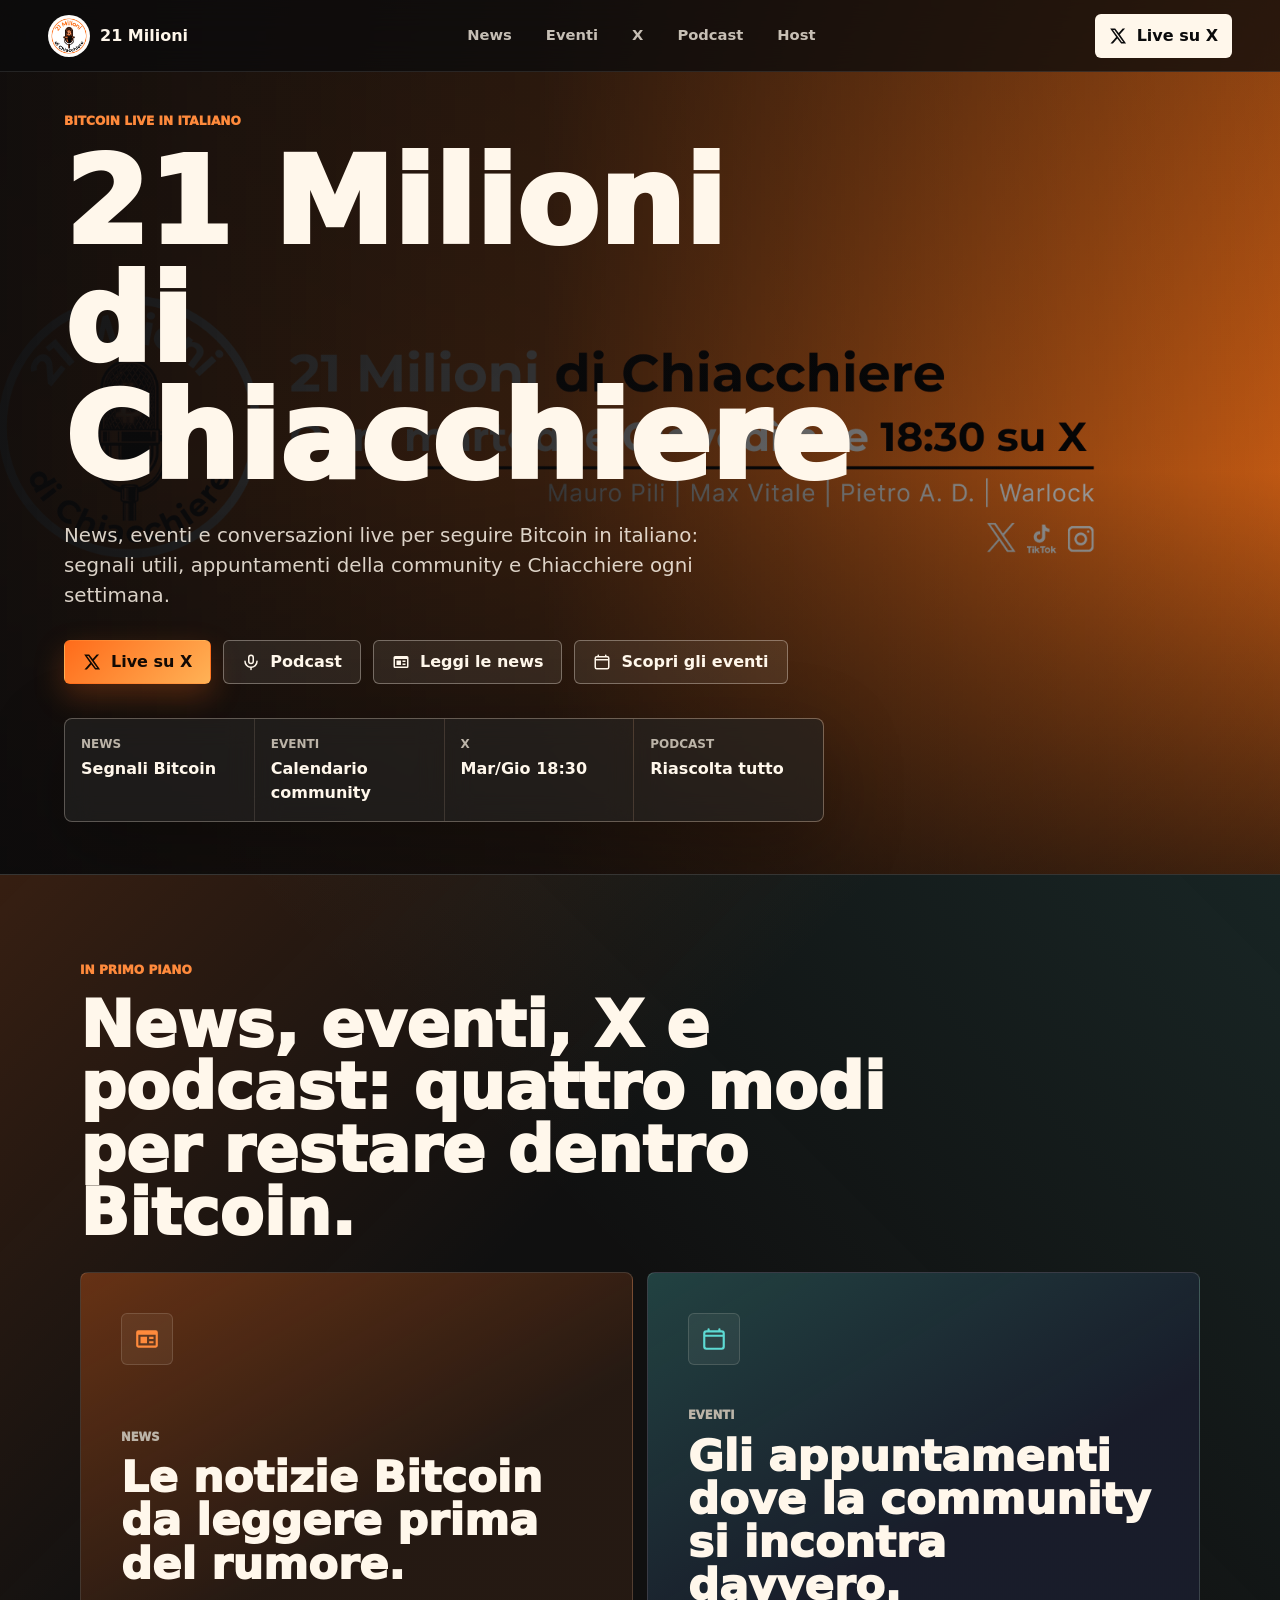
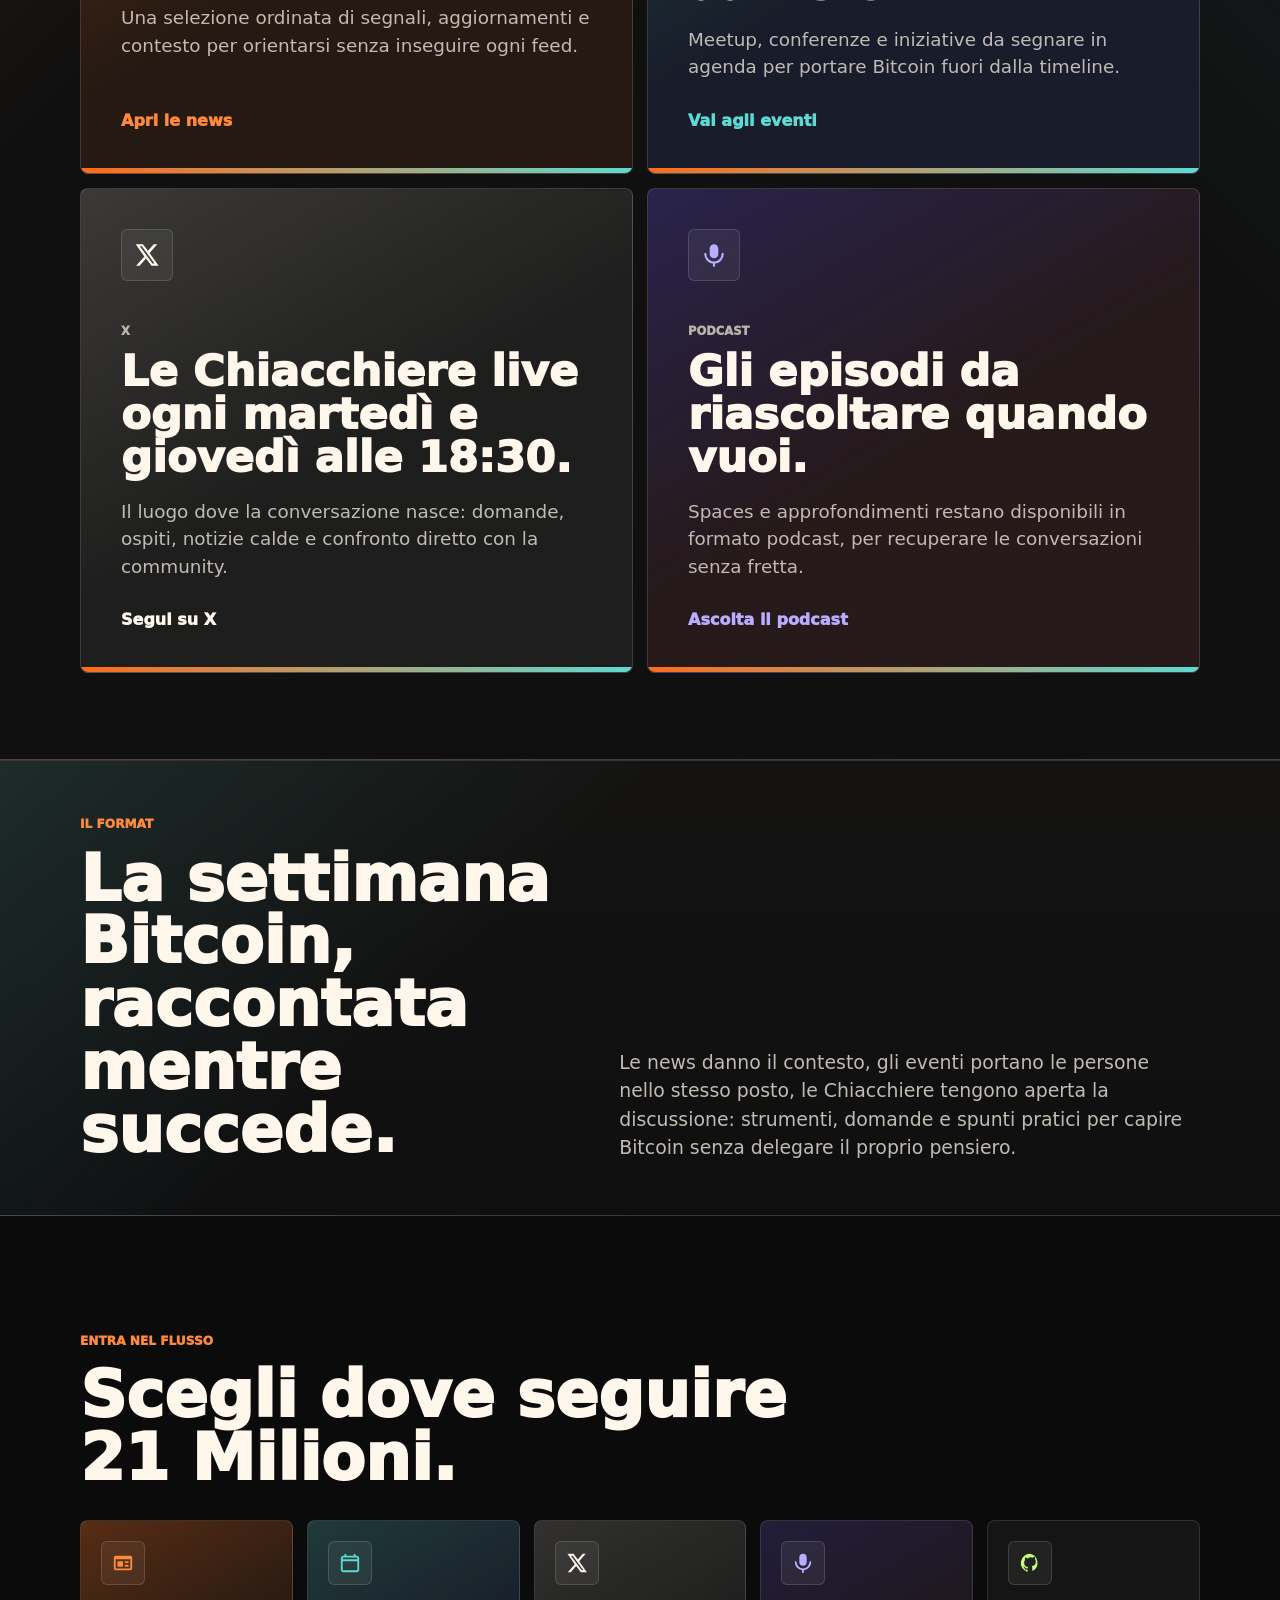
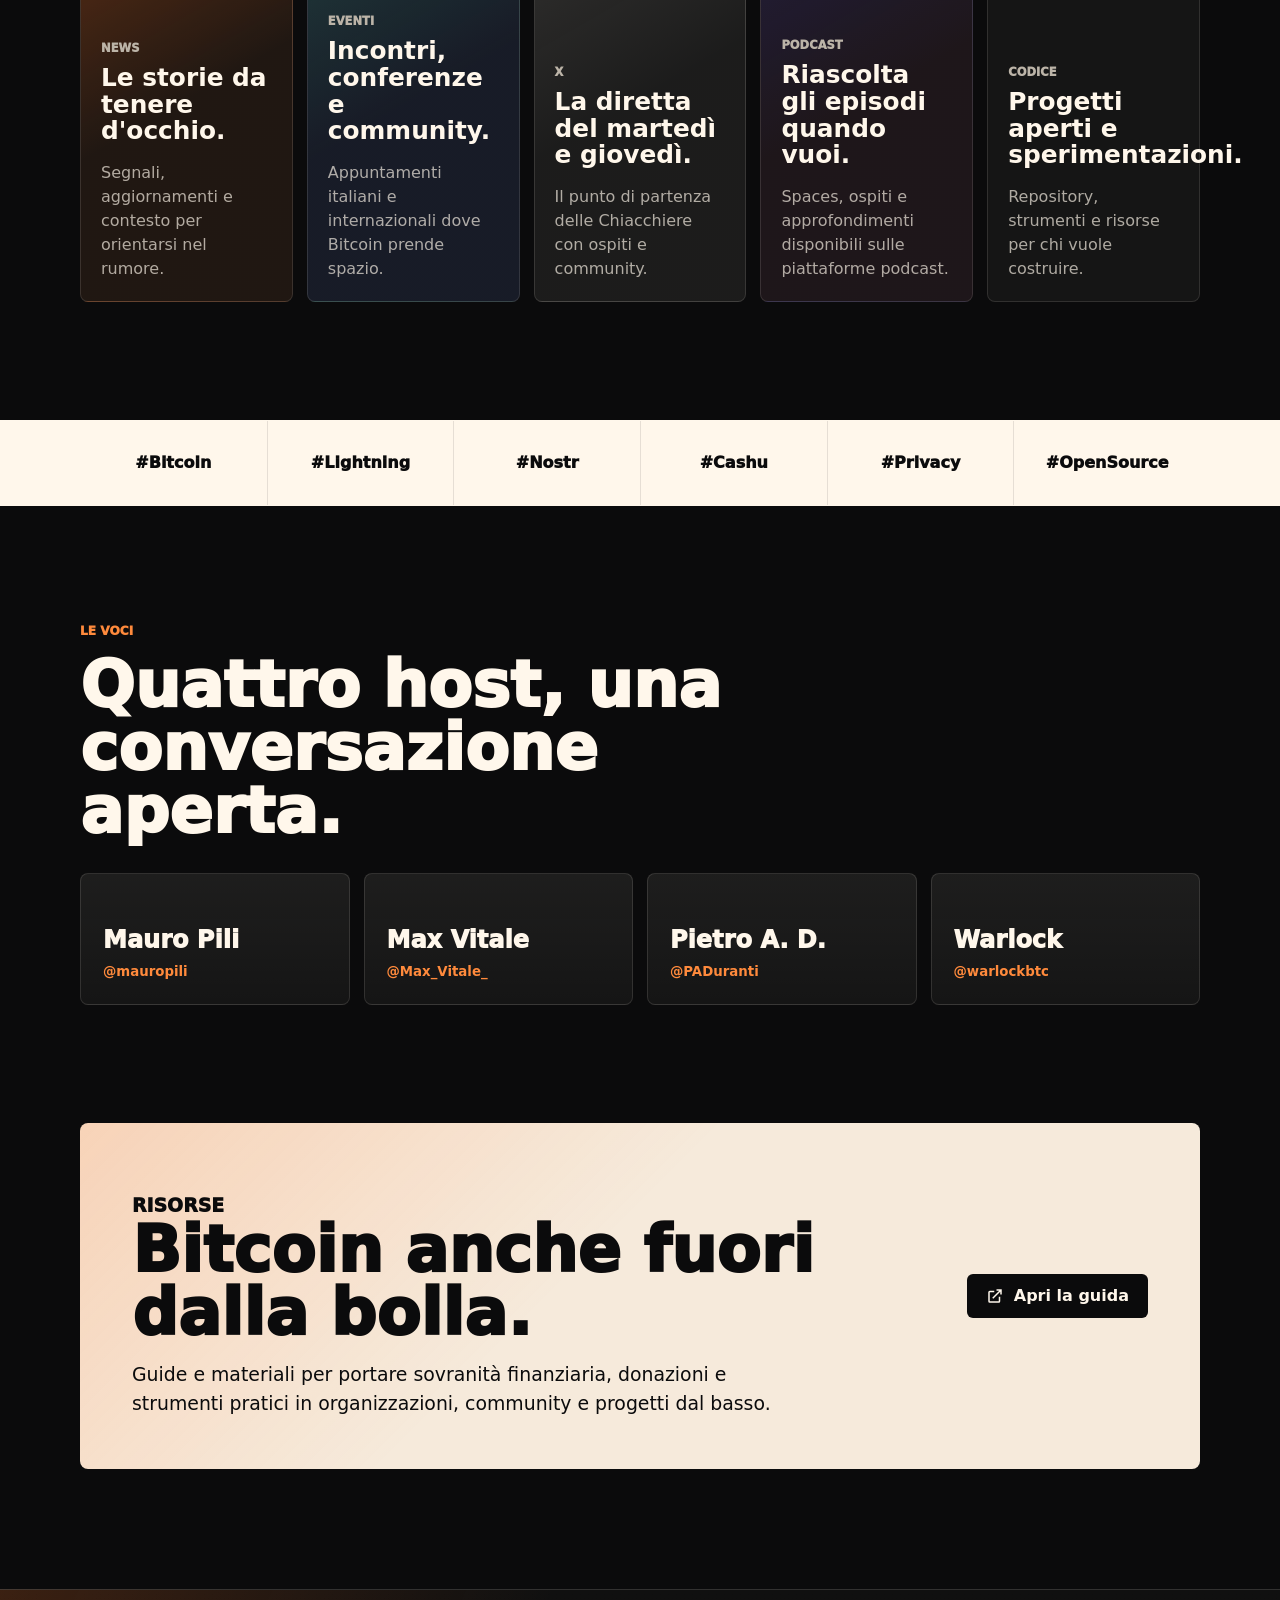
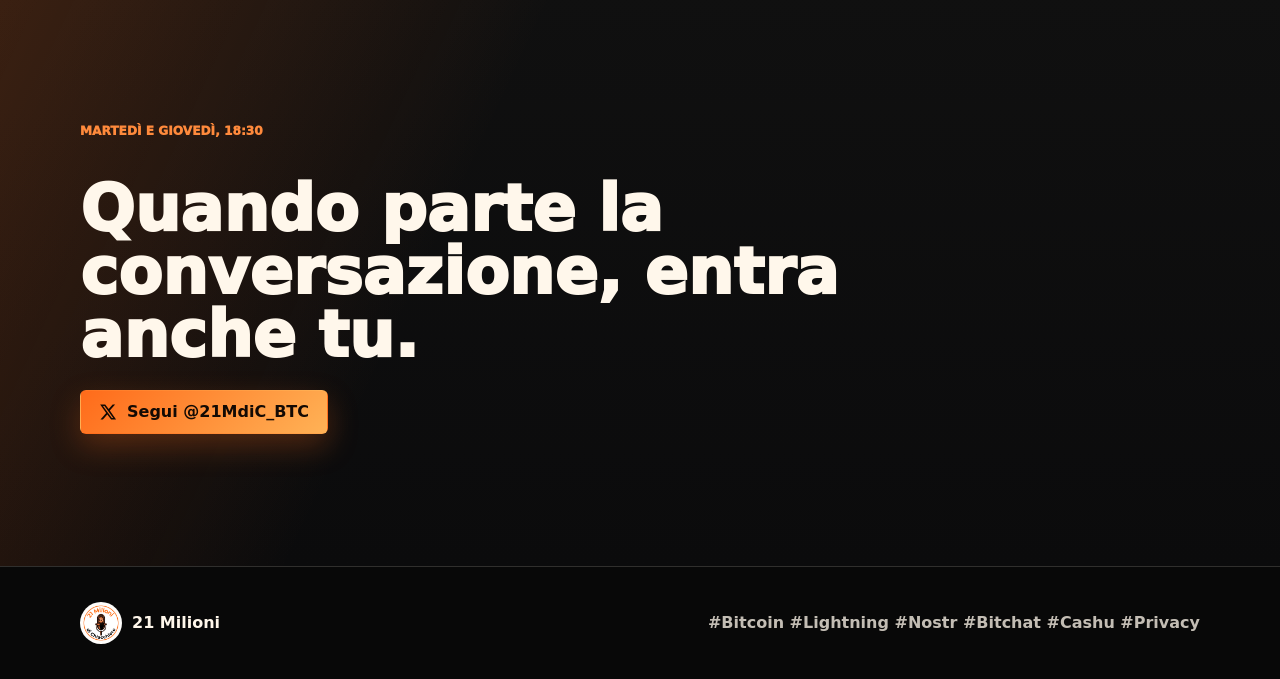
<file: index.html>
<!DOCTYPE html>
<html lang="it">
  <head>
    <meta charset="UTF-8">
    <meta name="viewport" content="width=device-width, initial-scale=1.0">

    <title>21 Milioni | News, eventi, X e podcast Bitcoin</title>
    <meta name="description" content="21 Milioni: news Bitcoin, eventi della community, Chiacchiere live ogni martedì e giovedì alle 18:30 su X e podcast da riascoltare.">

    <meta property="og:title" content="21 Milioni | News, eventi, X e podcast Bitcoin">
    <meta property="og:description" content="News Bitcoin, eventi della community, Chiacchiere live su X e podcast da riascoltare.">
    <meta property="og:image" content="https://21milioni.com/banner.png">
    <meta property="og:url" content="https://21milioni.com">
    <meta property="og:type" content="website">

    <meta name="twitter:card" content="summary_large_image">
    <meta name="twitter:title" content="21 Milioni | News, eventi, X e podcast Bitcoin">
    <meta name="twitter:description" content="News Bitcoin, eventi della community, Chiacchiere live su X e podcast da riascoltare.">
    <meta name="twitter:image" content="https://21milioni.com/banner.png">

    <link rel="canonical" href="https://21milioni.com">

    <!-- Google tag (gtag.js) -->
    <script async src="https://www.googletagmanager.com/gtag/js?id=G-ETXTPJC7CV"></script>
    <script>
      window.dataLayer = window.dataLayer || [];
      function gtag(){dataLayer.push(arguments);}
      gtag('js', new Date());

      gtag('config', 'G-ETXTPJC7CV');
    </script>

    <link rel="icon" href="avatar.png" type="image/png">
    <link rel="stylesheet" href="style.css">
  </head>

  <body>
    <header class="site-header" aria-label="Navigazione principale">
      <a class="brand" href="https://21milioni.com" aria-label="21 Milioni home">
        <img src="avatar.png" alt="">
        <span>21 Milioni</span>
      </a>

      <nav class="site-nav" aria-label="Sezioni della pagina">
        <a href="#news">News</a>
        <a href="#eventi">Eventi</a>
        <a href="#x-live">X</a>
        <a href="#podcast">Podcast</a>
        <a href="#host">Host</a>
      </nav>

      <a class="header-cta" href="https://x.com/21milionicom" target="_blank" rel="noopener">
        <svg aria-hidden="true" viewBox="0 0 24 24">
          <path d="M18.244 2H21.5l-7.11 8.13L22.75 22h-6.545l-5.126-6.702L5.214 22H1.956l7.606-8.696L1.54 2h6.712l4.633 6.124L18.244 2Zm-1.143 17.91h1.804L7.27 3.98H5.334L17.101 19.91Z"/>
        </svg>
        Live su X
      </a>
    </header>

    <main>
      <section class="hero" aria-labelledby="hero-title">
        <div class="hero-inner">
          <p class="eyebrow">Bitcoin live in italiano</p>
          <h1 id="hero-title">21 Milioni di Chiacchiere</h1>
          <p class="hero-copy">
            News, eventi e conversazioni live per seguire Bitcoin in italiano:
            segnali utili, appuntamenti della community e Chiacchiere ogni settimana.
          </p>

          <div class="hero-actions" aria-label="Azioni principali">
            <a class="button button-primary" href="https://x.com/21milionicom" target="_blank" rel="noopener">
              <svg aria-hidden="true" viewBox="0 0 24 24">
                <path d="M18.244 2H21.5l-7.11 8.13L22.75 22h-6.545l-5.126-6.702L5.214 22H1.956l7.606-8.696L1.54 2h6.712l4.633 6.124L18.244 2Zm-1.143 17.91h1.804L7.27 3.98H5.334L17.101 19.91Z"/>
              </svg>
              Live su X
            </a>
            <a class="button button-secondary" href="https://bitcoinitalianetwork.com/podc/21mdc" target="_blank" rel="noopener">
              <svg aria-hidden="true" viewBox="0 0 24 24">
                <path d="M12 2a4 4 0 0 0-4 4v5a4 4 0 1 0 8 0V6a4 4 0 0 0-4-4Zm-2 4a2 2 0 1 1 4 0v5a2 2 0 1 1-4 0V6Zm-5 5a1 1 0 1 0-2 0 9 9 0 0 0 8 8.944V22a1 1 0 1 0 2 0v-2.056A9 9 0 0 0 21 11a1 1 0 1 0-2 0 7 7 0 1 1-14 0Z"/>
              </svg>
              Podcast
            </a>
            <a class="button button-secondary" href="https://news.21milioni.com" target="_blank" rel="noopener">
              <svg aria-hidden="true" viewBox="0 0 24 24">
                <path d="M4 4h16a2 2 0 0 1 2 2v12a2 2 0 0 1-2 2H4a2 2 0 0 1-2-2V6a2 2 0 0 1 2-2Zm0 4v10h16V8H4Zm2 2h6v6H6v-6Zm8 0h4v2h-4v-2Zm0 4h4v2h-4v-2Z"/>
              </svg>
              Leggi le news
            </a>
            <a class="button button-secondary" href="https://events.21milioni.com/npub1s0mv35668yg7t4jk49zdltkezn0em0s3jpt2qn8mkneurnw2edws0uy9zw.html" target="_blank" rel="noopener">
              <svg aria-hidden="true" viewBox="0 0 24 24">
                <path d="M7 2a1 1 0 0 1 1 1v1h8V3a1 1 0 1 1 2 0v1h1a3 3 0 0 1 3 3v12a3 3 0 0 1-3 3H5a3 3 0 0 1-3-3V7a3 3 0 0 1 3-3h1V3a1 1 0 0 1 1-1Zm13 8H4v9a1 1 0 0 0 1 1h14a1 1 0 0 0 1-1v-9ZM5 6a1 1 0 0 0-1 1v1h16V7a1 1 0 0 0-1-1H5Z"/>
              </svg>
              Scopri gli eventi
            </a>
          </div>

          <dl class="hero-facts" aria-label="Informazioni principali">
            <div>
              <dt>News</dt>
              <dd>Segnali Bitcoin</dd>
            </div>
            <div>
              <dt>Eventi</dt>
              <dd>Calendario community</dd>
            </div>
            <div>
              <dt>X</dt>
              <dd>Mar/Gio 18:30</dd>
            </div>
            <div>
              <dt>Podcast</dt>
              <dd>Riascolta tutto</dd>
            </div>
          </dl>
        </div>
      </section>

      <section class="priority-band" id="news-eventi" aria-labelledby="priority-title">
        <div class="section-shell">
          <div class="priority-heading">
            <p class="section-kicker">In primo piano</p>
            <h2 id="priority-title">News, eventi, X e podcast: quattro modi per restare dentro Bitcoin.</h2>
          </div>

          <div class="priority-grid">
            <a class="priority-card news-priority" id="news" href="https://news.21milioni.com" target="_blank" rel="noopener">
              <span class="card-icon" aria-hidden="true">
                <svg viewBox="0 0 24 24"><path d="M4 4h16a2 2 0 0 1 2 2v12a2 2 0 0 1-2 2H4a2 2 0 0 1-2-2V6a2 2 0 0 1 2-2Zm0 4v10h16V8H4Zm2 2h6v6H6v-6Zm8 0h4v2h-4v-2Zm0 4h4v2h-4v-2Z"/></svg>
              </span>
              <span class="card-label">News</span>
              <h3>Le notizie Bitcoin da leggere prima del rumore.</h3>
              <p>Una selezione ordinata di segnali, aggiornamenti e contesto per orientarsi senza inseguire ogni feed.</p>
              <span class="priority-link">Apri le news</span>
            </a>

            <a class="priority-card events-priority" id="eventi" href="https://events.21milioni.com/npub1s0mv35668yg7t4jk49zdltkezn0em0s3jpt2qn8mkneurnw2edws0uy9zw.html" target="_blank" rel="noopener">
              <span class="card-icon" aria-hidden="true">
                <svg viewBox="0 0 24 24"><path d="M7 2a1 1 0 0 1 1 1v1h8V3a1 1 0 1 1 2 0v1h1a3 3 0 0 1 3 3v12a3 3 0 0 1-3 3H5a3 3 0 0 1-3-3V7a3 3 0 0 1 3-3h1V3a1 1 0 0 1 1-1Zm13 8H4v9a1 1 0 0 0 1 1h14a1 1 0 0 0 1-1v-9ZM5 6a1 1 0 0 0-1 1v1h16V7a1 1 0 0 0-1-1H5Z"/></svg>
              </span>
              <span class="card-label">Eventi</span>
              <h3>Gli appuntamenti dove la community si incontra davvero.</h3>
              <p>Meetup, conferenze e iniziative da segnare in agenda per portare Bitcoin fuori dalla timeline.</p>
              <span class="priority-link">Vai agli eventi</span>
            </a>

            <a class="priority-card x-priority" id="x-live" href="https://x.com/21milionicom" target="_blank" rel="noopener">
              <span class="card-icon" aria-hidden="true">
                <svg viewBox="0 0 24 24"><path d="M18.244 2H21.5l-7.11 8.13L22.75 22h-6.545l-5.126-6.702L5.214 22H1.956l7.606-8.696L1.54 2h6.712l4.633 6.124L18.244 2Zm-1.143 17.91h1.804L7.27 3.98H5.334L17.101 19.91Z"/></svg>
              </span>
              <span class="card-label">X</span>
              <h3>Le Chiacchiere live ogni martedì e giovedì alle 18:30.</h3>
              <p>Il luogo dove la conversazione nasce: domande, ospiti, notizie calde e confronto diretto con la community.</p>
              <span class="priority-link">Segui su X</span>
            </a>

            <a class="priority-card podcast-priority" id="podcast" href="https://fountain.fm/show/zcAwj4EvYevOvVK0cLCh" target="_blank" rel="noopener">
              <span class="card-icon" aria-hidden="true">
                <svg viewBox="0 0 24 24"><path d="M12 2a4 4 0 0 0-4 4v5a4 4 0 1 0 8 0V6a4 4 0 0 0-4-4Zm-7 9a1 1 0 1 0-2 0 9 9 0 0 0 8 8.944V22a1 1 0 1 0 2 0v-2.056A9 9 0 0 0 21 11a1 1 0 1 0-2 0 7 7 0 1 1-14 0Z"/></svg>
              </span>
              <span class="card-label">Podcast</span>
              <h3>Gli episodi da riascoltare quando vuoi.</h3>
              <p>Spaces e approfondimenti restano disponibili in formato podcast, per recuperare le conversazioni senza fretta.</p>
              <span class="priority-link">Ascolta il podcast</span>
            </a>
          </div>
        </div>
      </section>

      <section class="intro-band" id="ascolta" aria-labelledby="intro-title">
        <div class="section-shell split">
          <div>
            <p class="section-kicker">Il format</p>
            <h2 id="intro-title">La settimana Bitcoin, raccontata mentre succede.</h2>
          </div>
          <p>
            Le news danno il contesto, gli eventi portano le persone nello stesso posto,
            le Chiacchiere tengono aperta la discussione: strumenti, domande e spunti
            pratici per capire Bitcoin senza delegare il proprio pensiero.
          </p>
        </div>
      </section>

      <section class="section-shell" id="canali" aria-labelledby="channels-title">
        <div class="section-heading">
          <p class="section-kicker">Entra nel flusso</p>
          <h2 id="channels-title">Scegli dove seguire 21 Milioni.</h2>
        </div>

        <div class="channel-grid">
          <a class="channel-card featured-card" href="https://news.21milioni.com" target="_blank" rel="noopener">
            <span class="card-icon" aria-hidden="true">
              <svg viewBox="0 0 24 24"><path d="M4 4h16a2 2 0 0 1 2 2v12a2 2 0 0 1-2 2H4a2 2 0 0 1-2-2V6a2 2 0 0 1 2-2Zm0 4v10h16V8H4Zm2 2h6v6H6v-6Zm8 0h4v2h-4v-2Zm0 4h4v2h-4v-2Z"/></svg>
            </span>
            <span class="card-label">News</span>
            <strong>Le storie da tenere d'occhio.</strong>
            <span class="card-copy">Segnali, aggiornamenti e contesto per orientarsi nel rumore.</span>
          </a>

          <a class="channel-card featured-card events-card" href="https://events.21milioni.com/npub1s0mv35668yg7t4jk49zdltkezn0em0s3jpt2qn8mkneurnw2edws0uy9zw.html" target="_blank" rel="noopener">
            <span class="card-icon" aria-hidden="true">
              <svg viewBox="0 0 24 24"><path d="M7 2a1 1 0 0 1 1 1v1h8V3a1 1 0 1 1 2 0v1h1a3 3 0 0 1 3 3v12a3 3 0 0 1-3 3H5a3 3 0 0 1-3-3V7a3 3 0 0 1 3-3h1V3a1 1 0 0 1 1-1Zm13 8H4v9a1 1 0 0 0 1 1h14a1 1 0 0 0 1-1v-9ZM5 6a1 1 0 0 0-1 1v1h16V7a1 1 0 0 0-1-1H5Z"/></svg>
            </span>
            <span class="card-label">Eventi</span>
            <strong>Incontri, conferenze e community.</strong>
            <span class="card-copy">Appuntamenti italiani e internazionali dove Bitcoin prende spazio.</span>
          </a>

          <a class="channel-card x-card" href="https://x.com/21milionicom" target="_blank" rel="noopener">
            <span class="card-icon" aria-hidden="true">
              <svg viewBox="0 0 24 24"><path d="M18.244 2H21.5l-7.11 8.13L22.75 22h-6.545l-5.126-6.702L5.214 22H1.956l7.606-8.696L1.54 2h6.712l4.633 6.124L18.244 2Zm-1.143 17.91h1.804L7.27 3.98H5.334L17.101 19.91Z"/></svg>
            </span>
            <span class="card-label">X</span>
            <strong>La diretta del martedì e giovedì.</strong>
            <span class="card-copy">Il punto di partenza delle Chiacchiere con ospiti e community.</span>
          </a>

          <a class="channel-card podcast-card" href="https://fountain.fm/show/zcAwj4EvYevOvVK0cLCh" target="_blank" rel="noopener">
            <span class="card-icon" aria-hidden="true">
              <svg viewBox="0 0 24 24"><path d="M12 2a4 4 0 0 0-4 4v5a4 4 0 1 0 8 0V6a4 4 0 0 0-4-4Zm-7 9a1 1 0 1 0-2 0 9 9 0 0 0 8 8.944V22a1 1 0 1 0 2 0v-2.056A9 9 0 0 0 21 11a1 1 0 1 0-2 0 7 7 0 1 1-14 0Z"/></svg>
            </span>
            <span class="card-label">Podcast</span>
            <strong>Riascolta gli episodi quando vuoi.</strong>
            <span class="card-copy">Spaces, ospiti e approfondimenti disponibili sulle piattaforme podcast.</span>
          </a>

          <a class="channel-card code-card" href="https://github.com/21-milioni" target="_blank" rel="noopener">
            <span class="card-icon" aria-hidden="true">
              <svg viewBox="0 0 24 24"><path d="M12 2a10 10 0 0 0-3.162 19.49c.5.093.684-.217.684-.482 0-.238-.009-.868-.014-1.704-2.782.604-3.369-1.342-3.369-1.342-.455-1.156-1.11-1.464-1.11-1.464-.908-.62.069-.608.069-.608 1.004.071 1.532 1.031 1.532 1.031.892 1.529 2.341 1.087 2.91.831.091-.646.35-1.087.636-1.337-2.221-.253-4.555-1.111-4.555-4.944 0-1.092.39-1.986 1.03-2.685-.103-.253-.447-1.271.098-2.648 0 0 .84-.269 2.75 1.026A9.58 9.58 0 0 1 12 5.827c.85.004 1.705.115 2.504.337 1.909-1.295 2.747-1.026 2.747-1.026.547 1.377.203 2.395.1 2.648.64.699 1.028 1.593 1.028 2.685 0 3.842-2.337 4.688-4.566 4.936.359.309.678.92.678 1.855 0 1.338-.012 2.419-.012 2.75 0 .268.18.58.688.481A10.001 10.001 0 0 0 12 2Z"/></svg>
            </span>
            <span class="card-label">Codice</span>
            <strong>Progetti aperti e sperimentazioni.</strong>
            <span class="card-copy">Repository, strumenti e risorse per chi vuole costruire.</span>
          </a>
        </div>
      </section>

      <section class="feature-strip" aria-label="Temi trattati">
        <div class="section-shell strip-grid">
          <span>#Bitcoin</span>
          <span>#Lightning</span>
          <span>#Nostr</span>
          <span>#Cashu</span>
          <span>#Privacy</span>
          <span>#OpenSource</span>
        </div>
      </section>

      <section class="section-shell hosts-section" id="host" aria-labelledby="hosts-title">
        <div class="section-heading">
          <p class="section-kicker">Le voci</p>
          <h2 id="hosts-title">Quattro host, una conversazione aperta.</h2>
        </div>

        <div class="host-grid">
          <a class="host-card" href="https://twitter.com/mauropili" target="_blank" rel="noopener">
            <span>Mauro Pili</span>
            <small>@mauropili</small>
          </a>
          <a class="host-card" href="https://twitter.com/Max_Vitale_" target="_blank" rel="noopener">
            <span>Max Vitale</span>
            <small>@Max_Vitale_</small>
          </a>
          <a class="host-card" href="https://twitter.com/PADuranti" target="_blank" rel="noopener">
            <span>Pietro A. D.</span>
            <small>@PADuranti</small>
          </a>
          <a class="host-card" href="https://twitter.com/warlockbtc" target="_blank" rel="noopener">
            <span>Warlock</span>
            <small>@warlockbtc</small>
          </a>
        </div>
      </section>

      <section class="section-shell resources" aria-labelledby="resources-title">
        <div class="resource-panel">
          <div>
            <p class="section-kicker">Risorse</p>
            <h2 id="resources-title">Bitcoin anche fuori dalla bolla.</h2>
            <p>
              Guide e materiali per portare sovranità finanziaria, donazioni e strumenti
              pratici in organizzazioni, community e progetti dal basso.
            </p>
          </div>
          <a class="button button-dark" href="bitcoin-per-non-profit.html">
            <svg aria-hidden="true" viewBox="0 0 24 24">
              <path d="M14 3h7v7h-2V6.414l-9.293 9.293-1.414-1.414L17.586 5H14V3ZM5 5h6v2H5v12h12v-6h2v6a2 2 0 0 1-2 2H5a2 2 0 0 1-2-2V7a2 2 0 0 1 2-2Z"/>
            </svg>
            Apri la guida
          </a>
        </div>
      </section>

      <section class="closing-cta" aria-labelledby="closing-title">
        <div class="section-shell">
          <p class="section-kicker">Martedì e giovedì, 18:30</p>
          <h2 id="closing-title">Quando parte la conversazione, entra anche tu.</h2>
          <a class="button button-primary" href="https://x.com/21milionicom" target="_blank" rel="noopener">
            <svg aria-hidden="true" viewBox="0 0 24 24">
              <path d="M18.244 2H21.5l-7.11 8.13L22.75 22h-6.545l-5.126-6.702L5.214 22H1.956l7.606-8.696L1.54 2h6.712l4.633 6.124L18.244 2Zm-1.143 17.91h1.804L7.27 3.98H5.334L17.101 19.91Z"/>
            </svg>
            Segui @21MdiC_BTC
          </a>
        </div>
      </section>
    </main>

    <footer class="site-footer">
      <div class="section-shell footer-inner">
        <a class="footer-brand" href="https://21milioni.com">
          <img src="avatar.png" alt="">
          <span>21 Milioni</span>
        </a>
        <p>#Bitcoin #Lightning #Nostr #Bitchat #Cashu #Privacy</p>
      </div>
    </footer>
  </body>
</html>
</file>
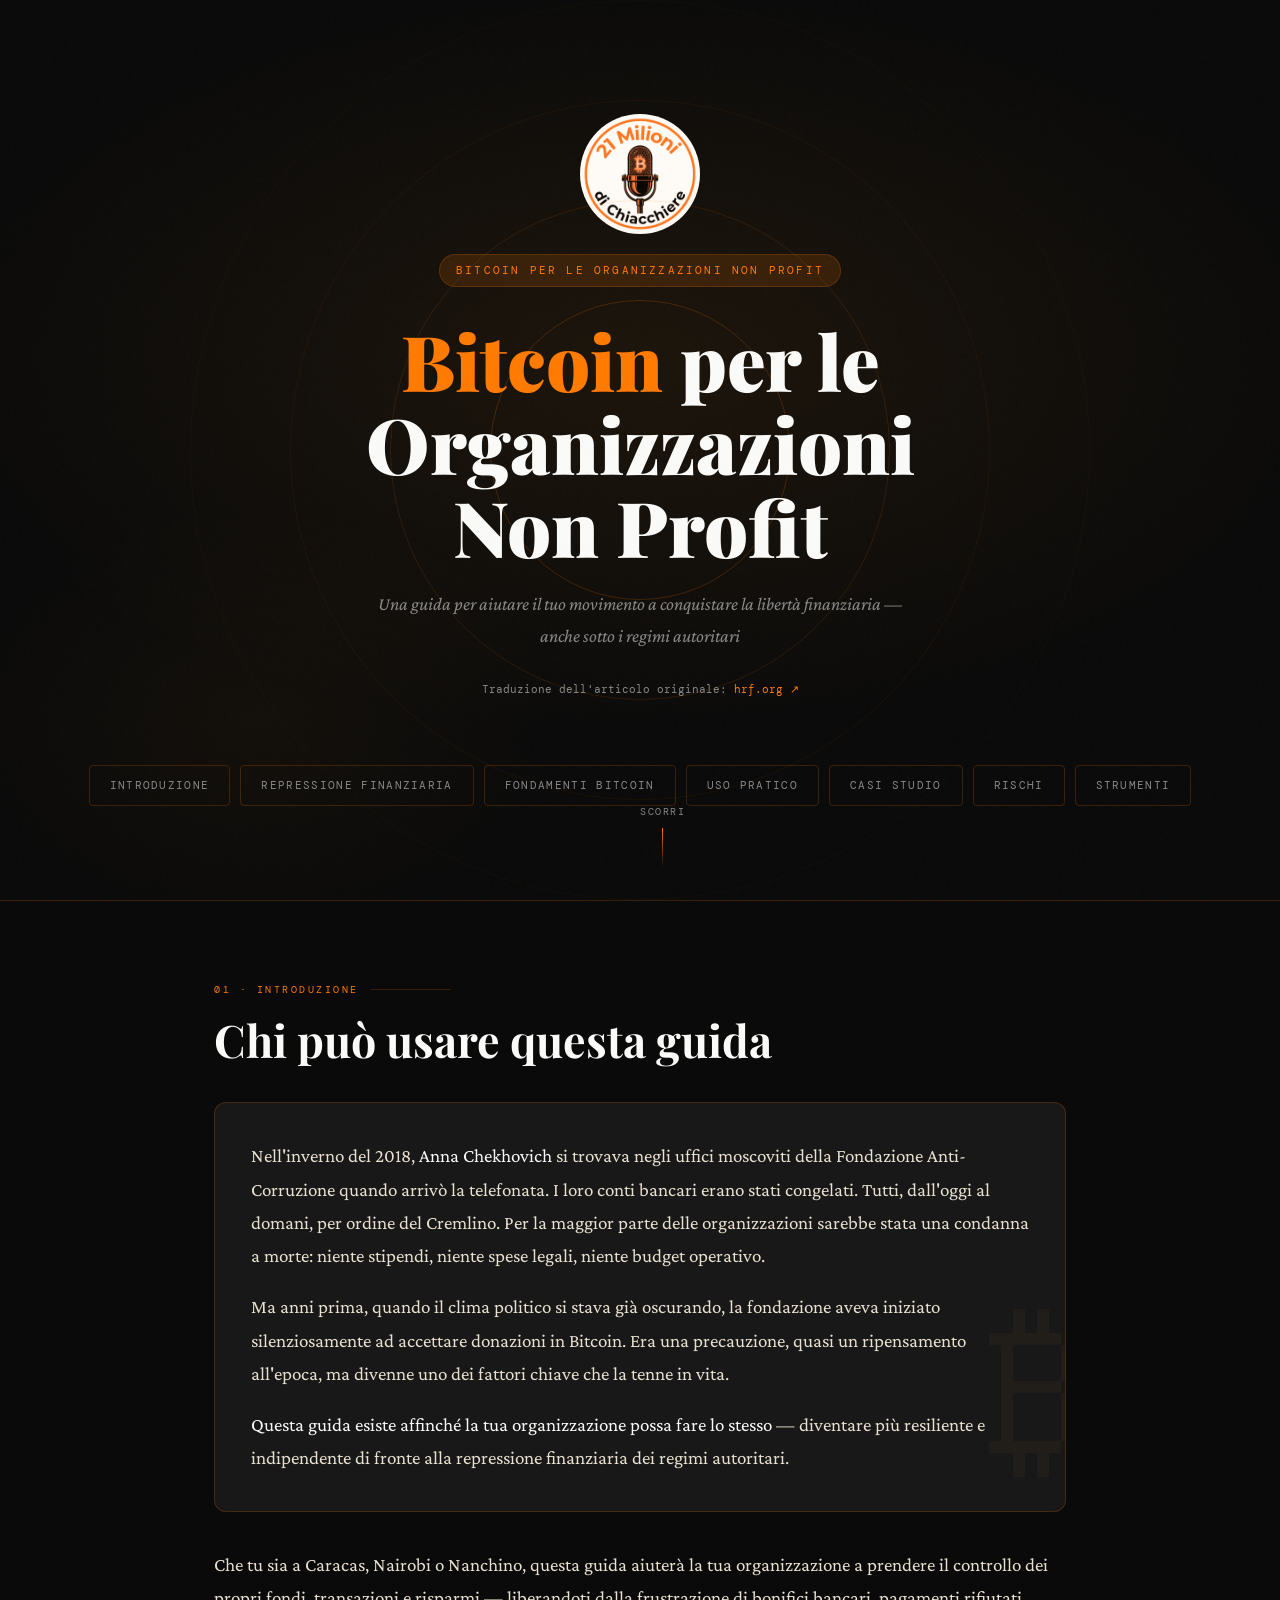
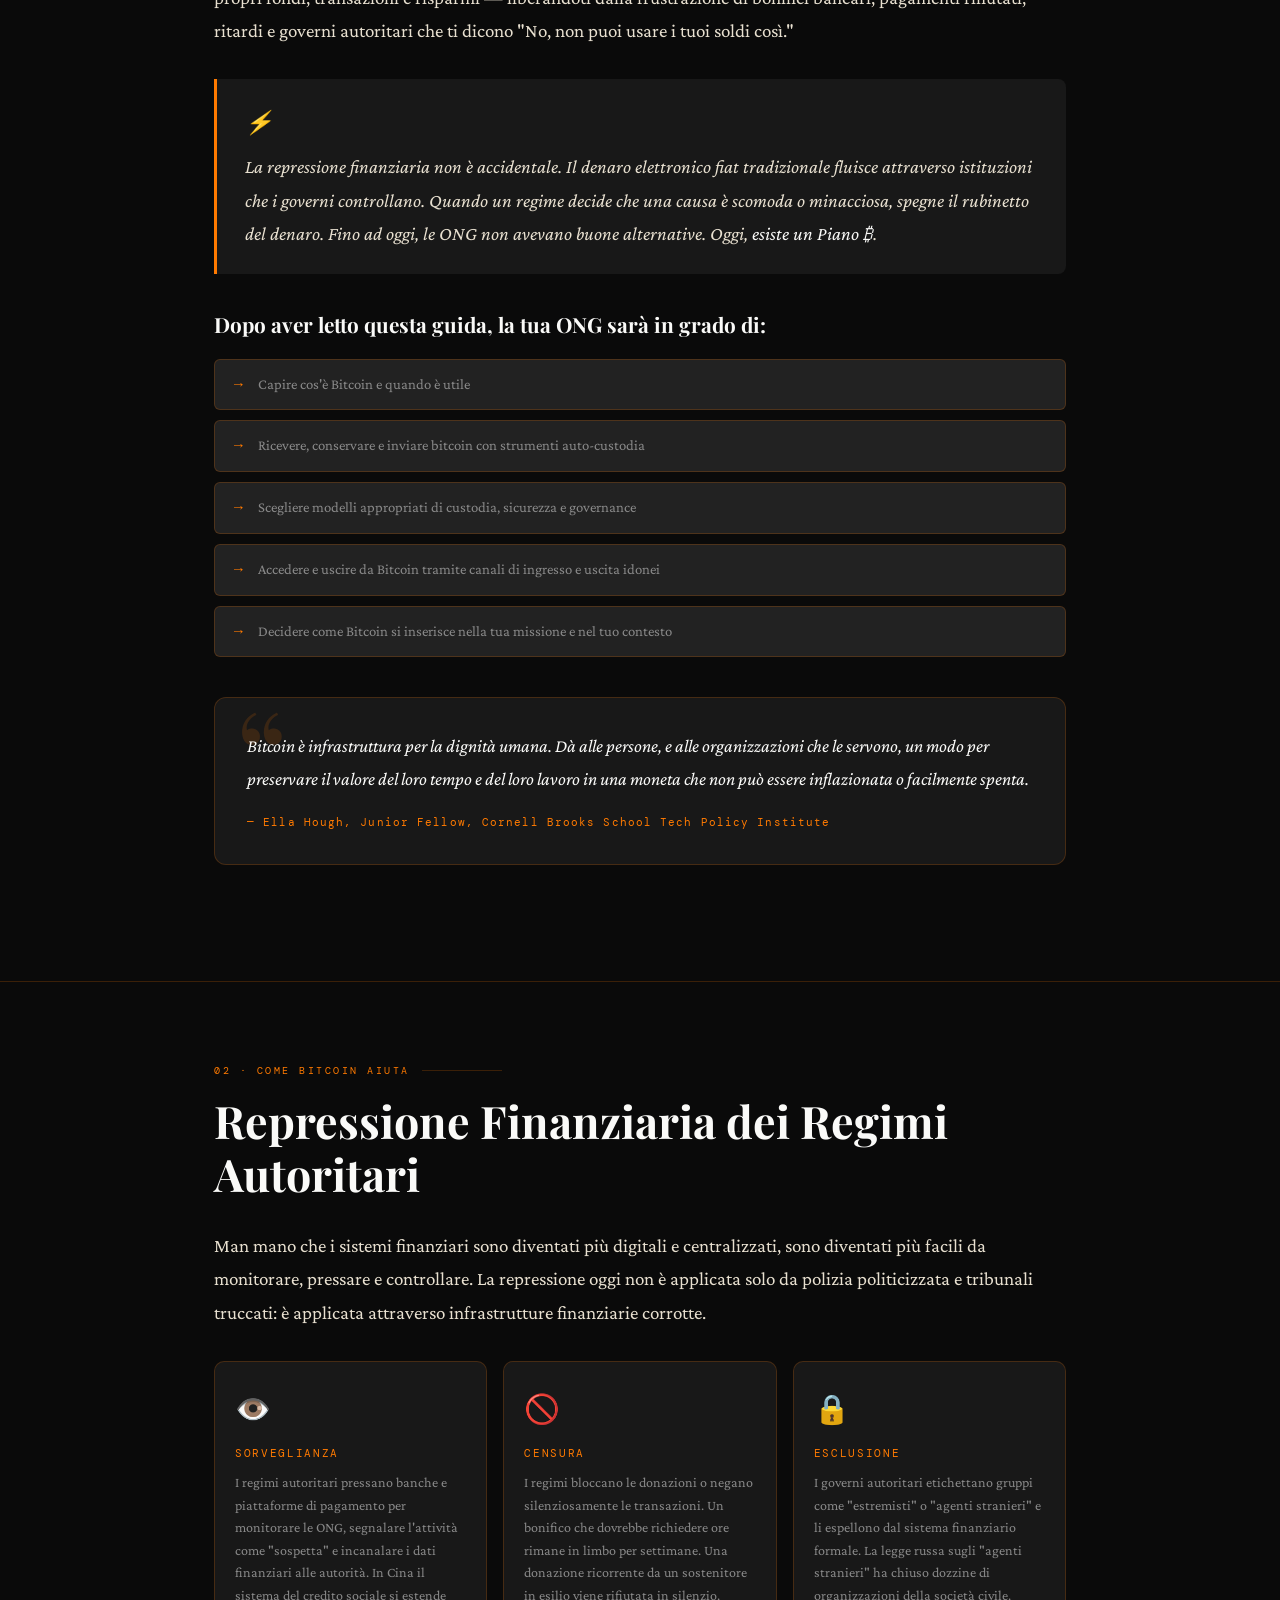
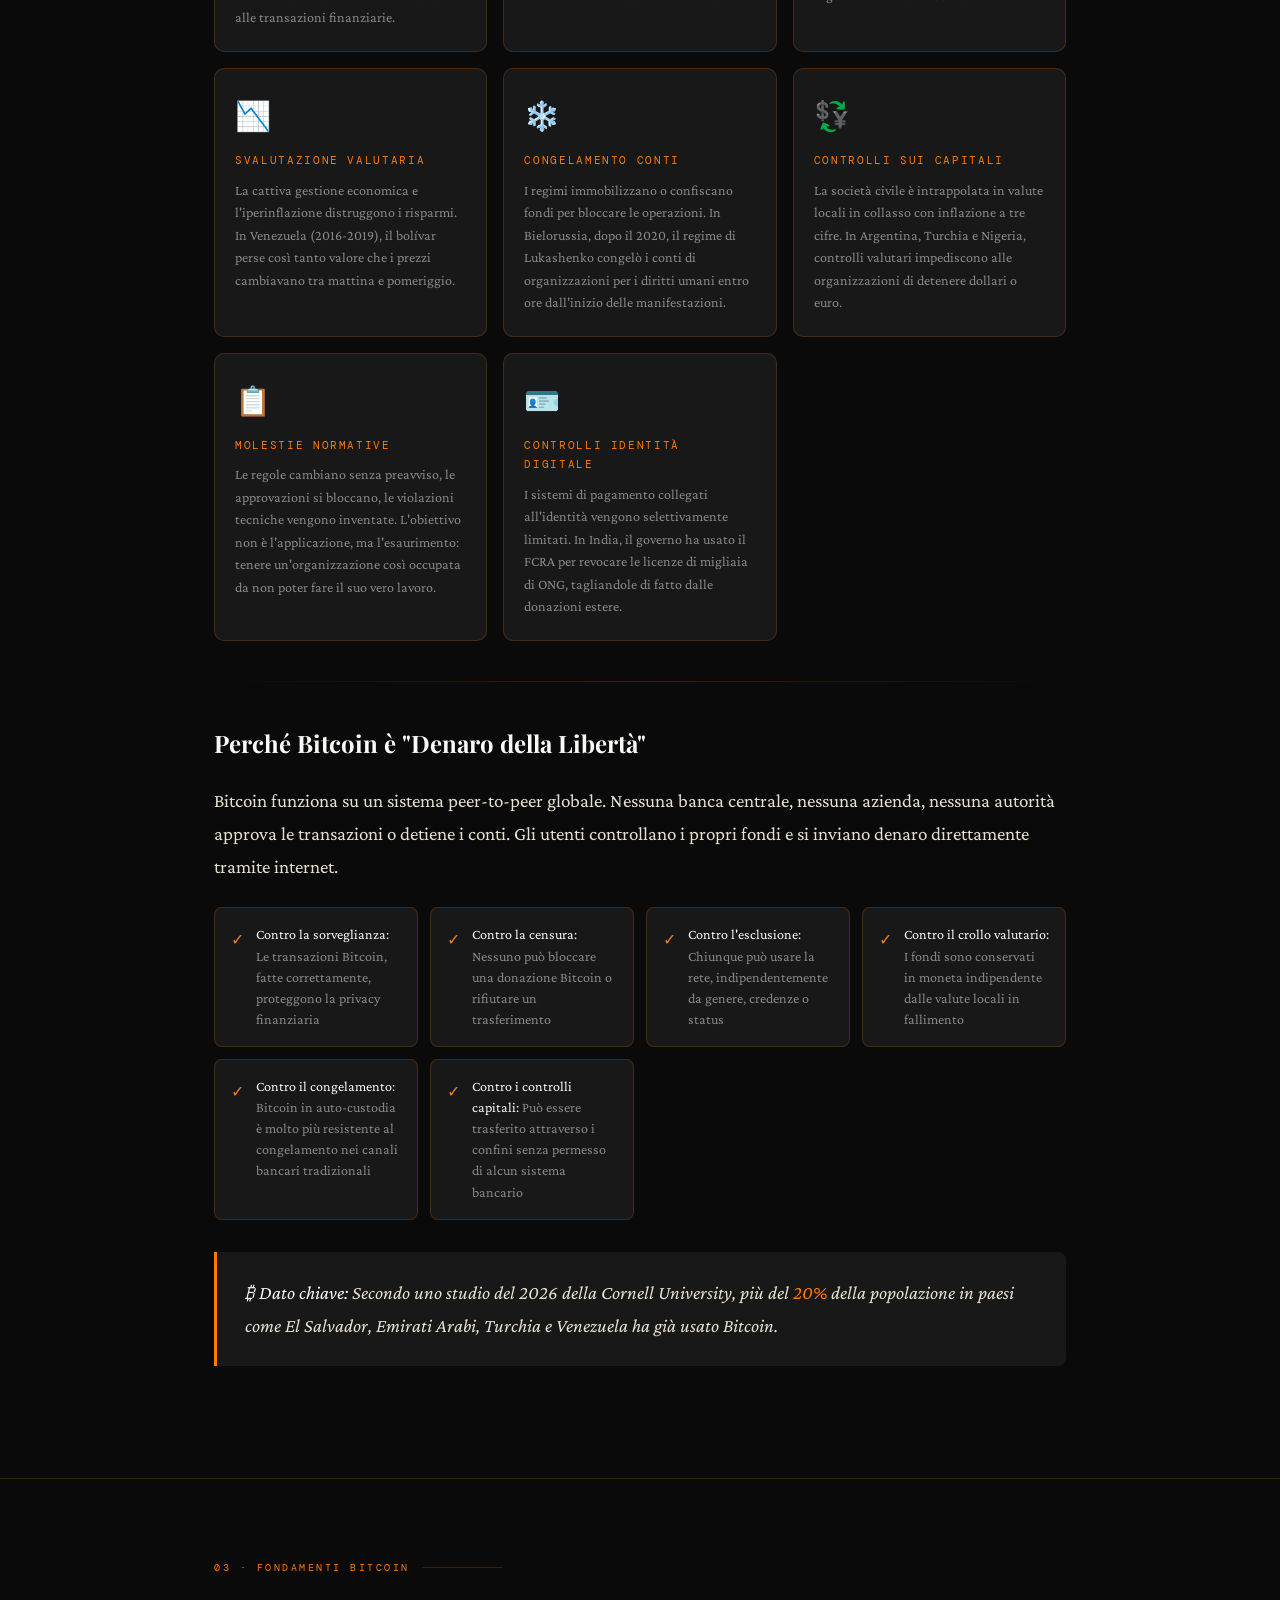
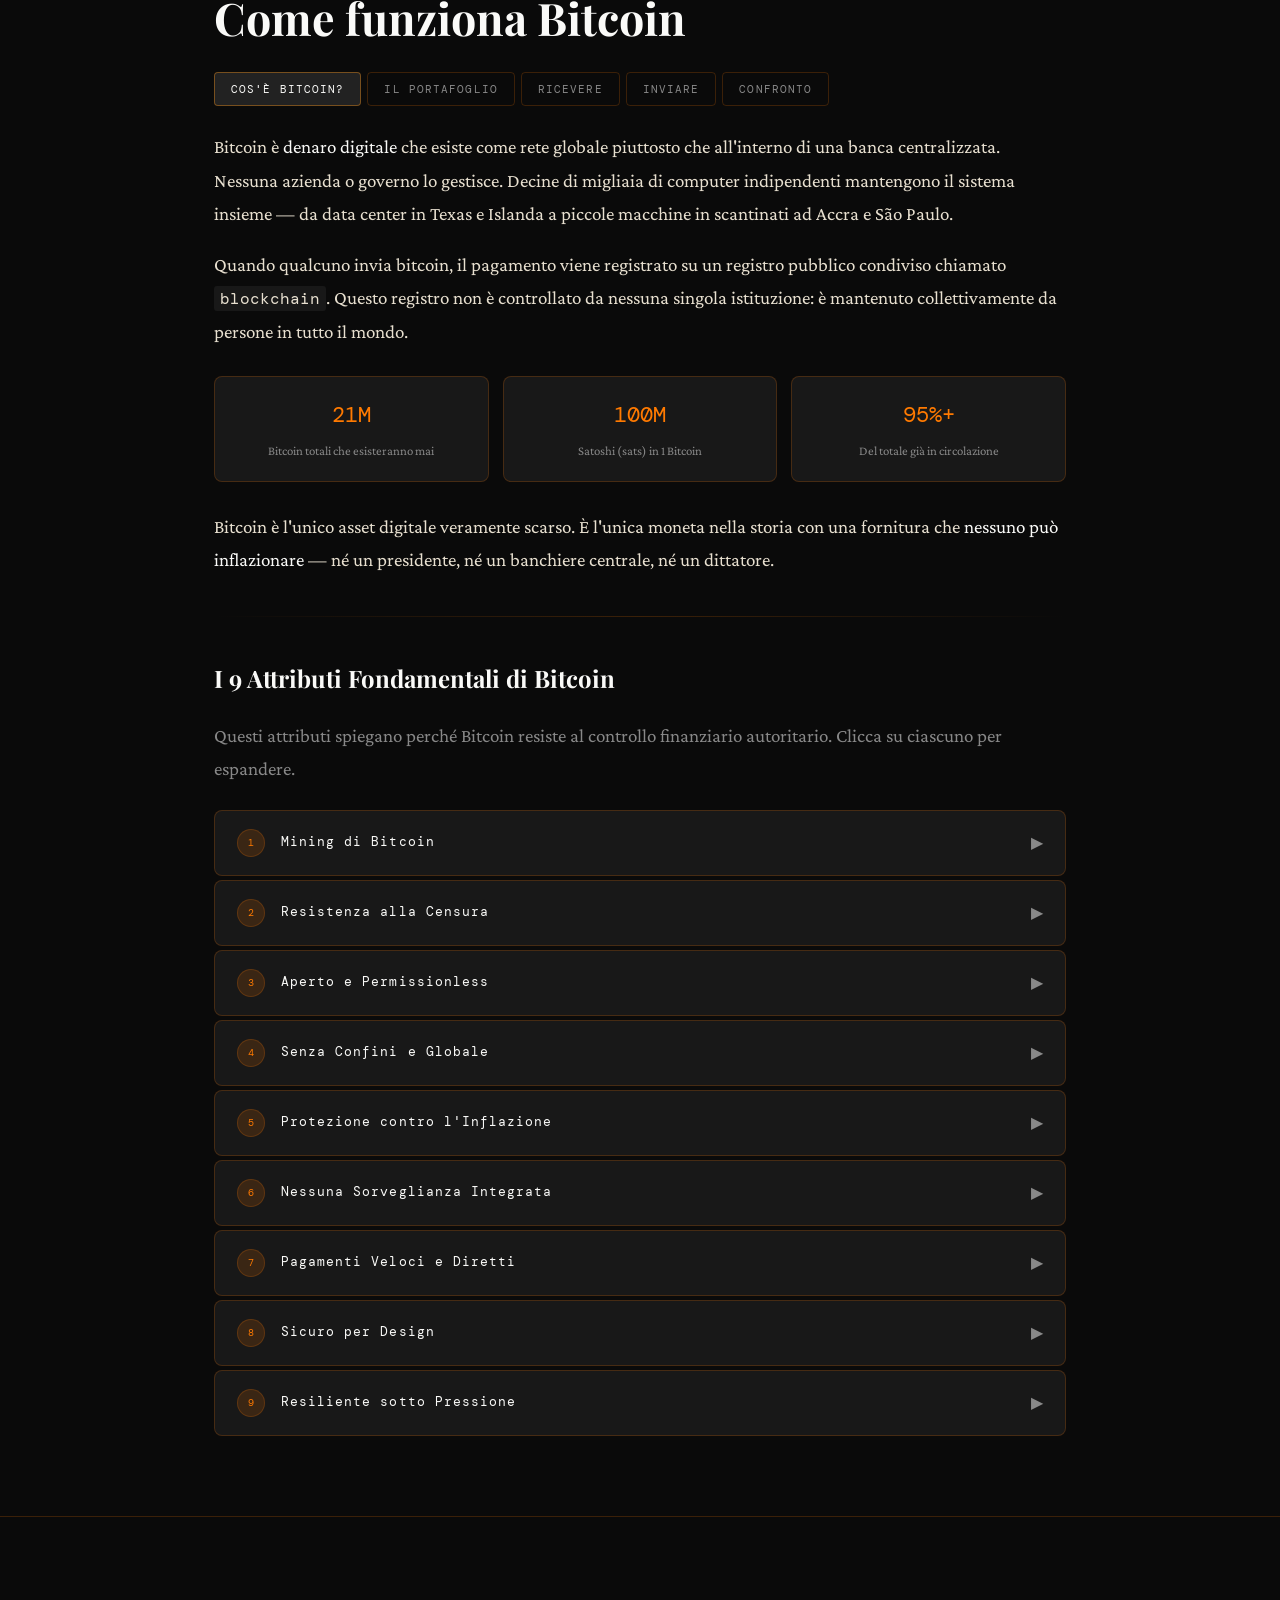
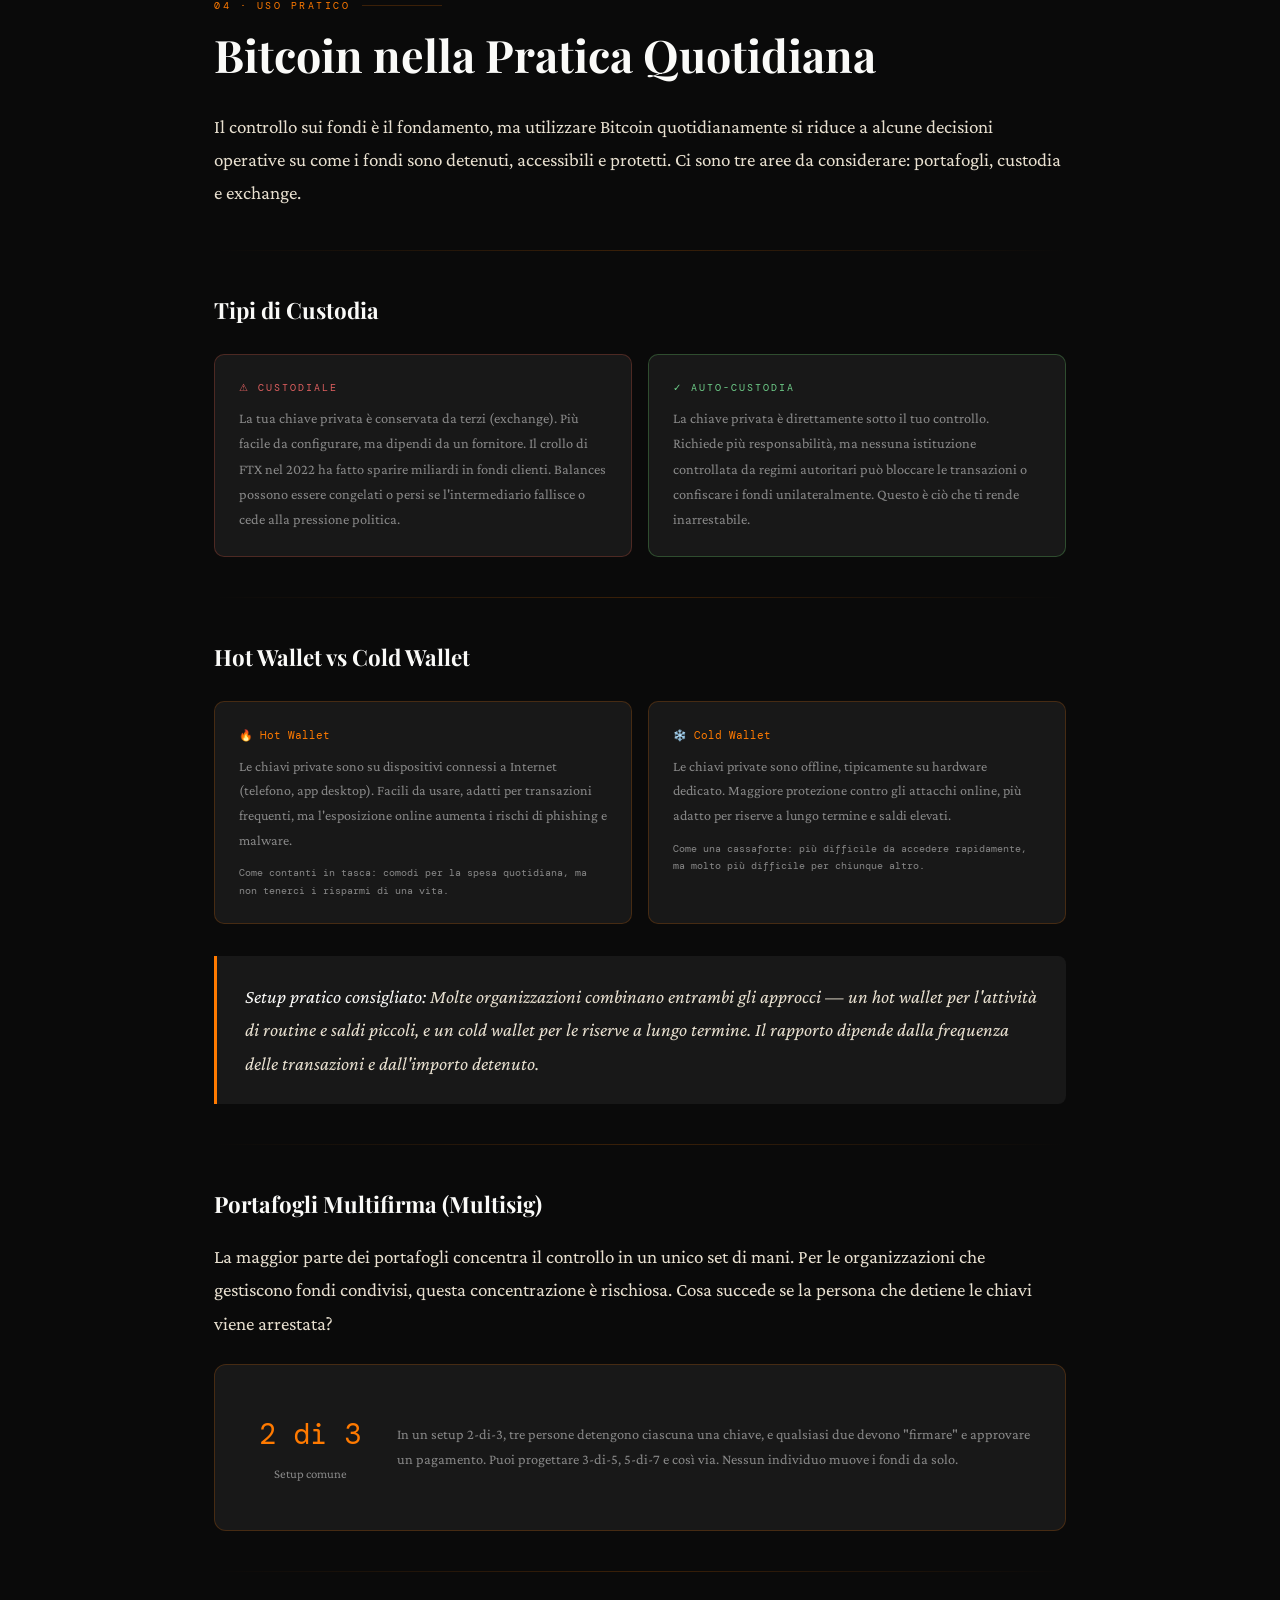
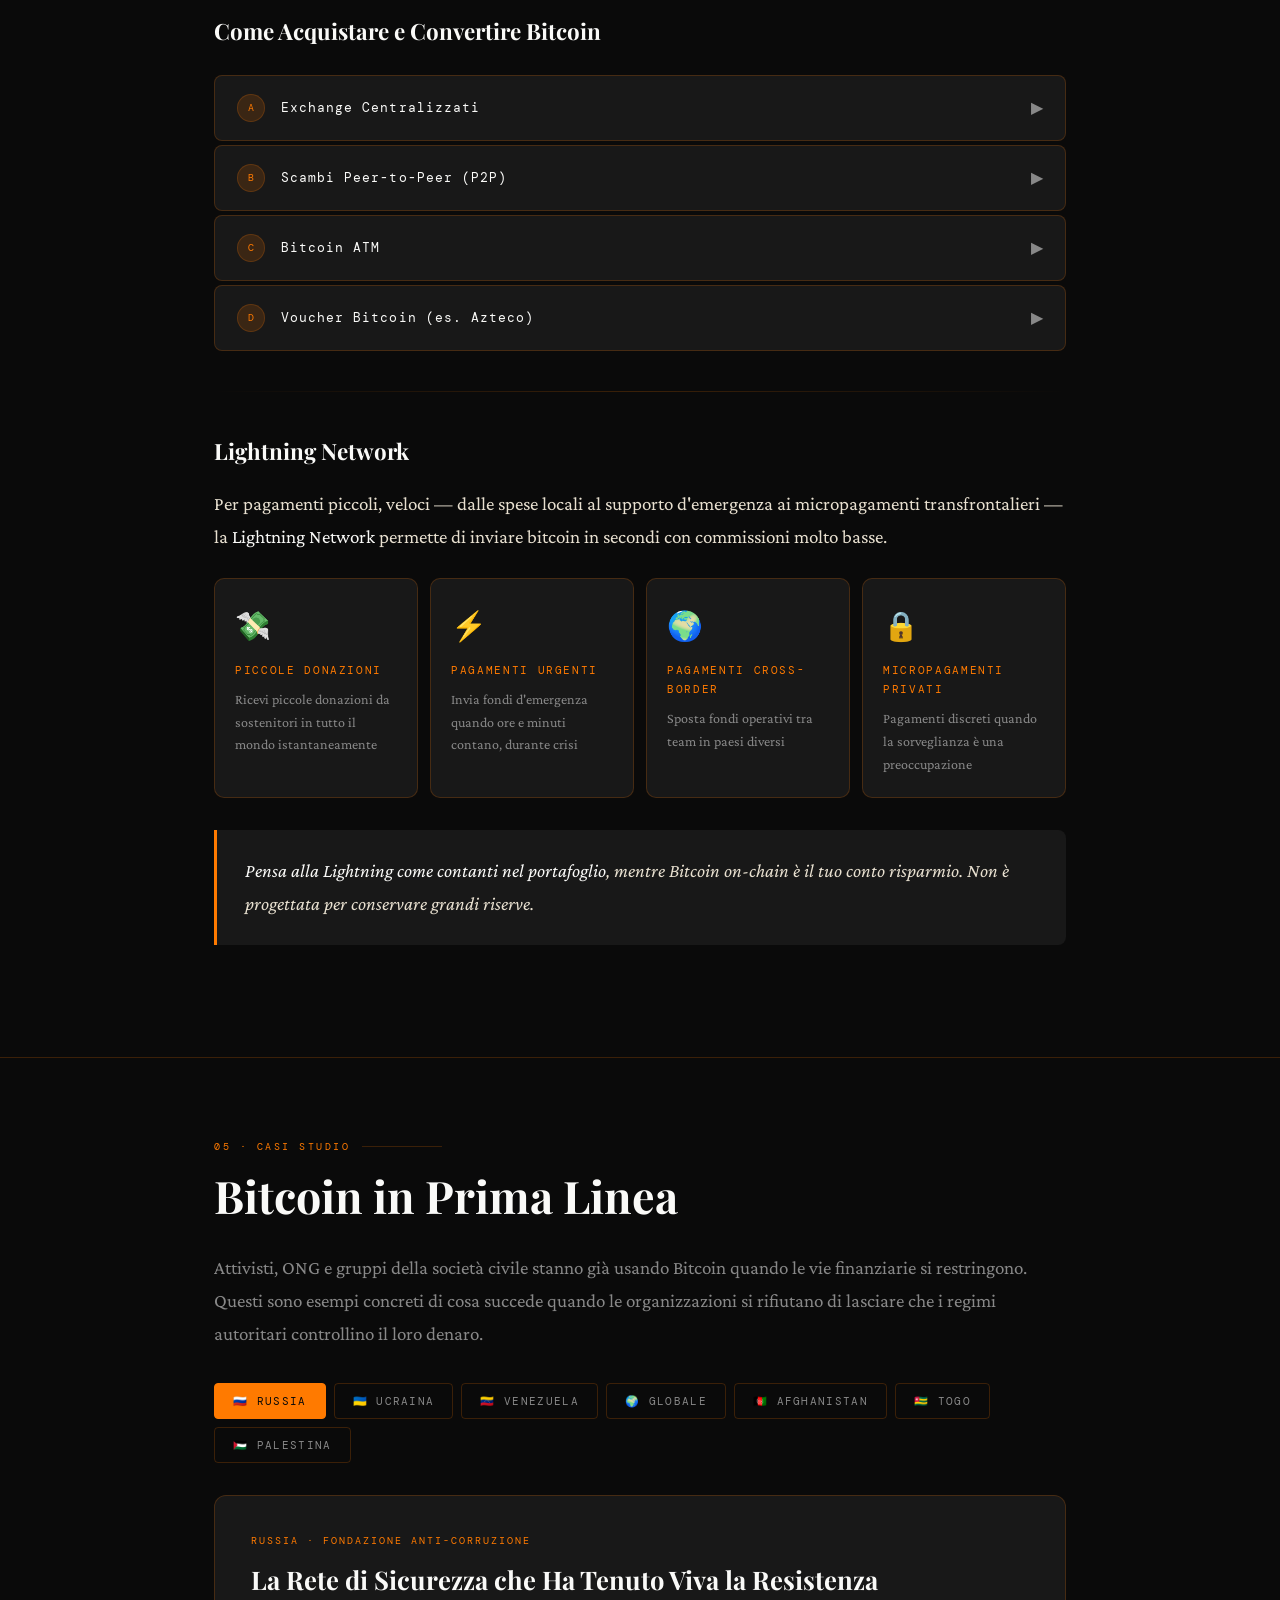
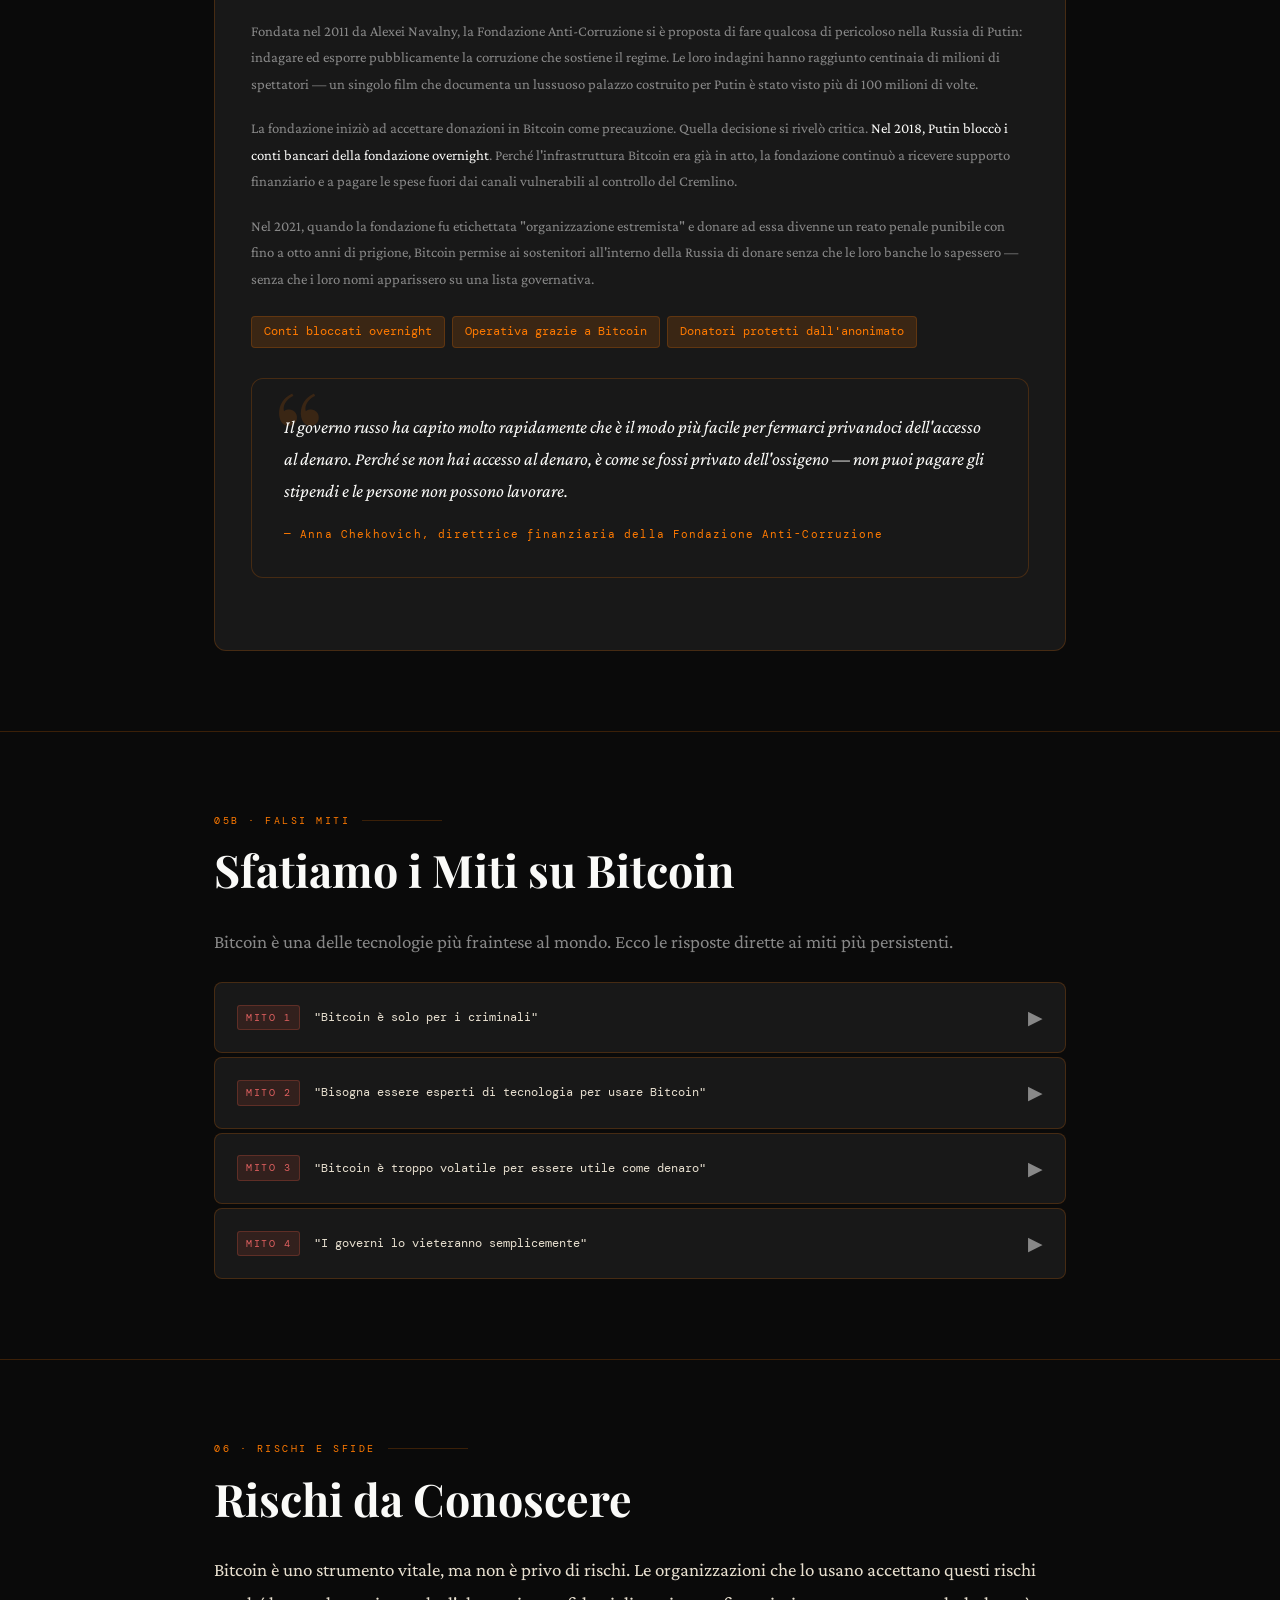
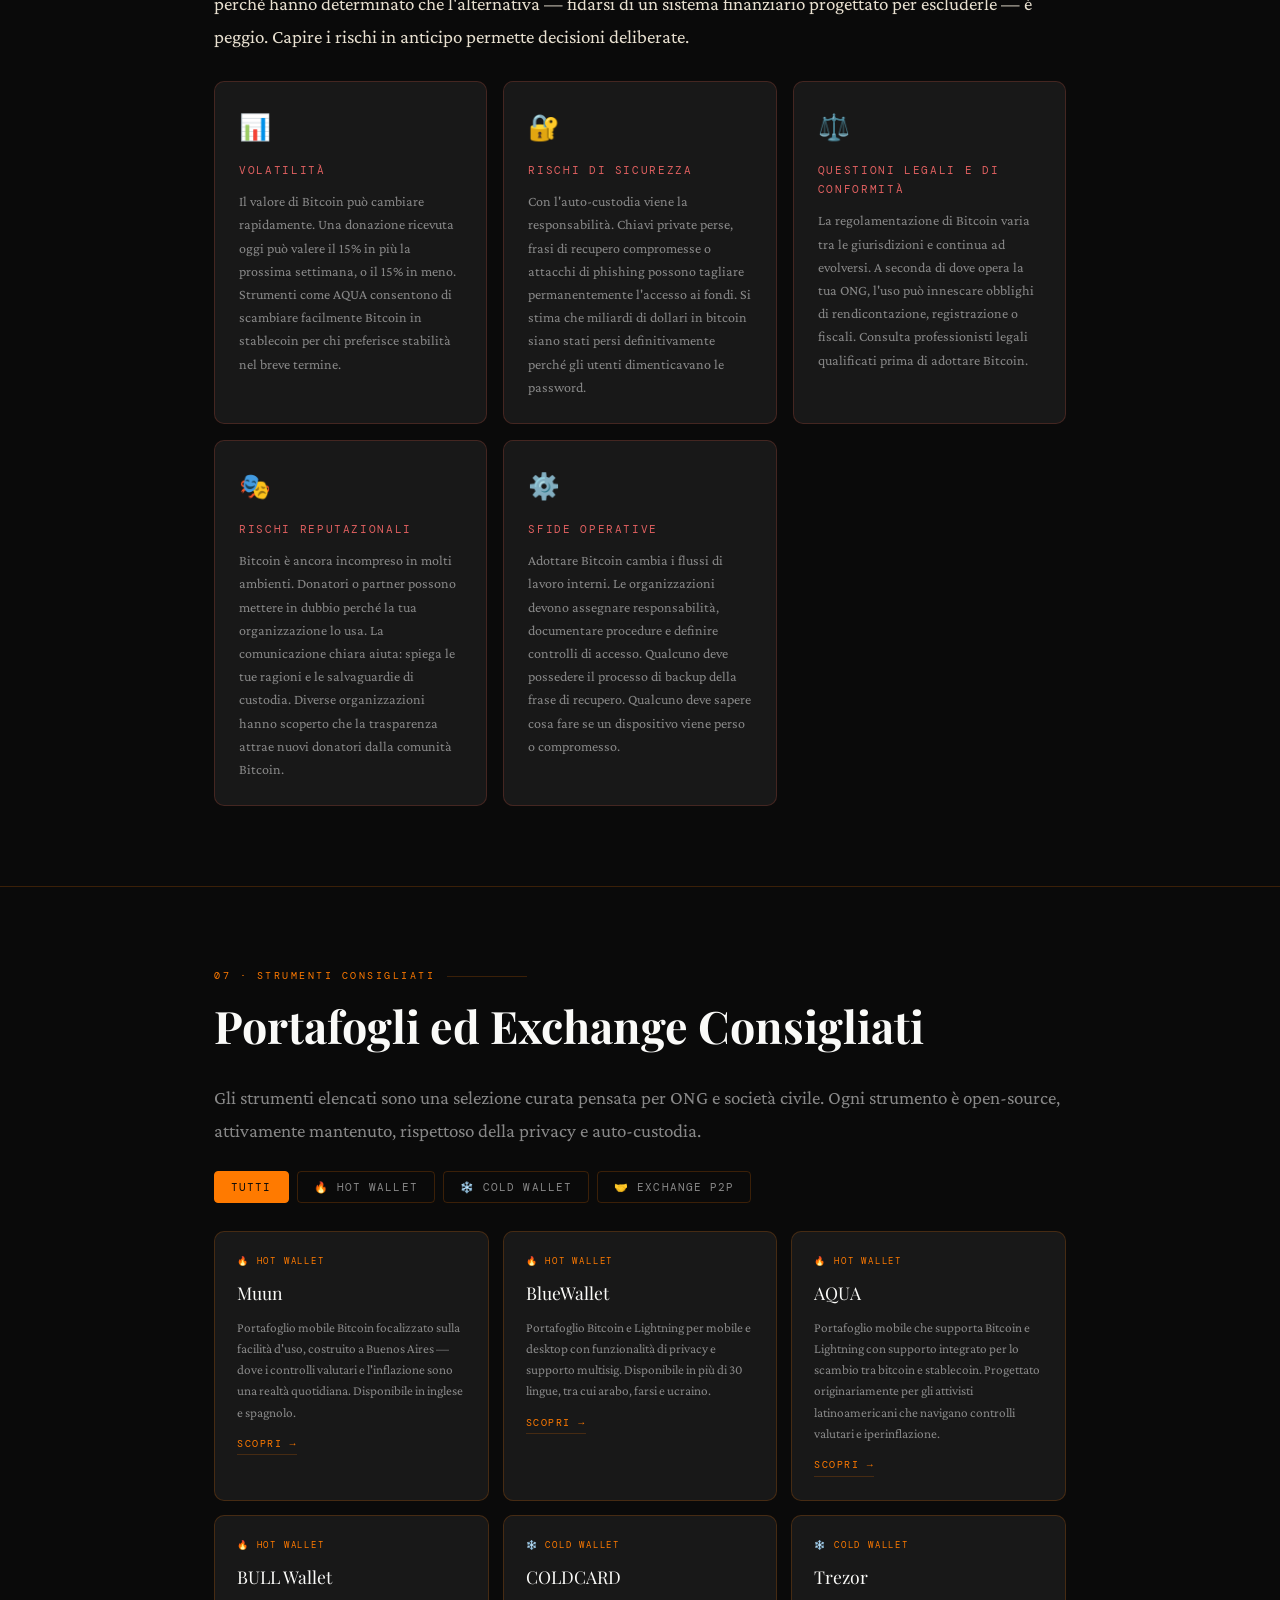
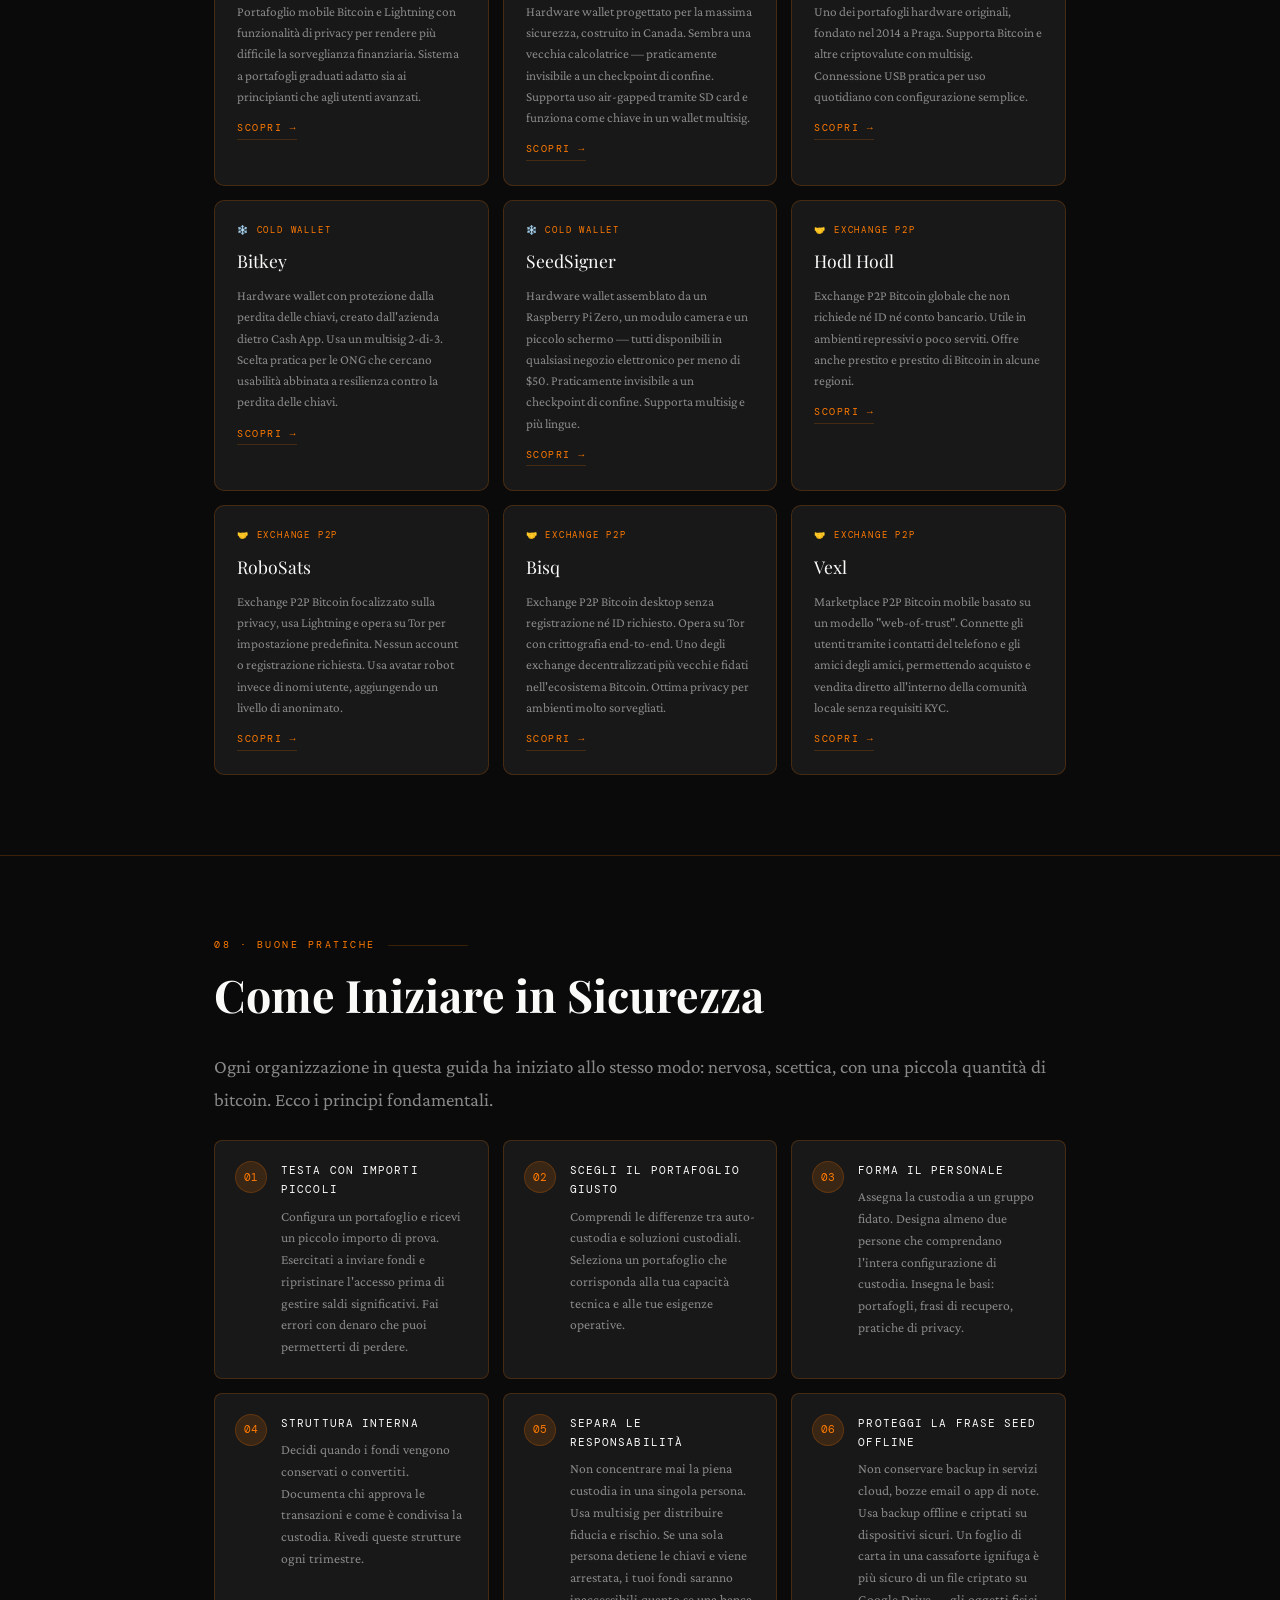
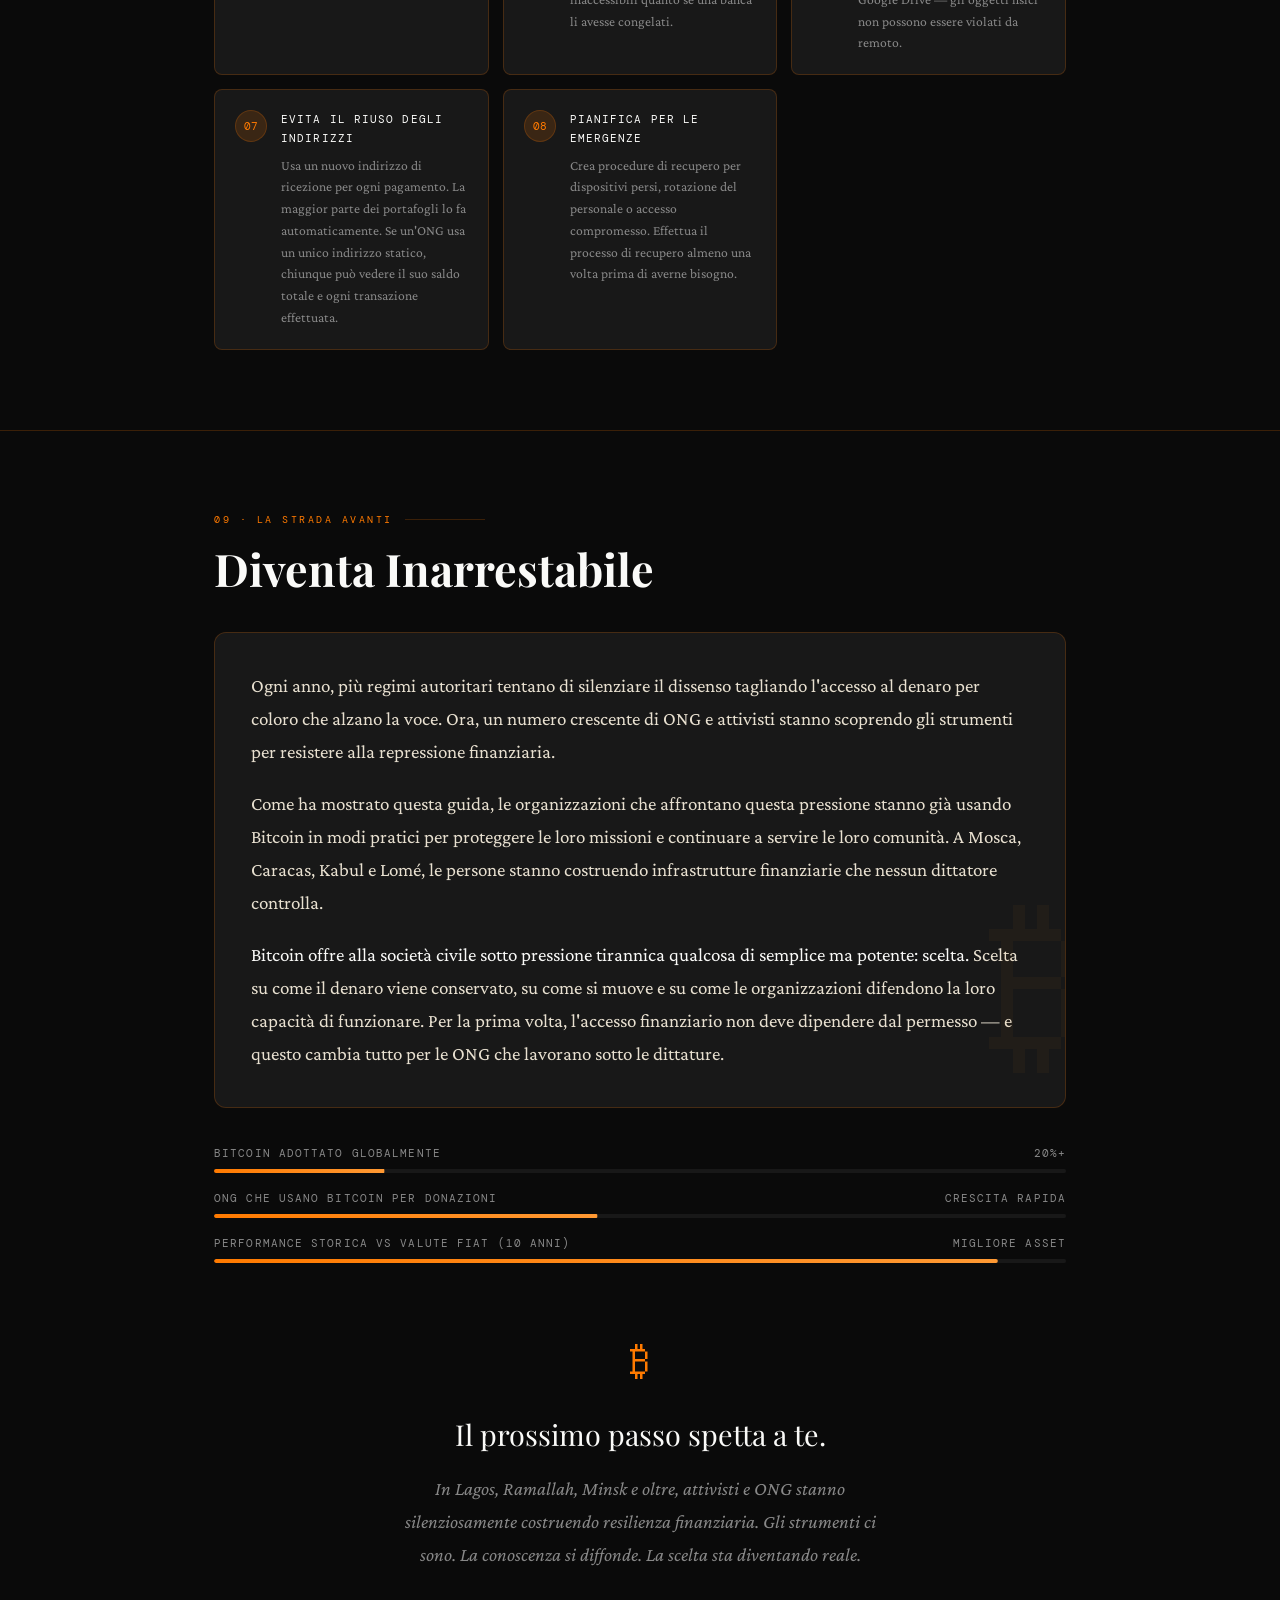
<file: bitcoin-per-non-profit.html>
<!DOCTYPE html>
<html lang="it">
<head>
<meta charset="UTF-8">
<meta name="viewport" content="width=device-width, initial-scale=1.0">
<title>Bitcoin per le Organizzazioni Non Profit — Guida alla Libertà Finanziaria</title>
<link href="https://fonts.googleapis.com/css2?family=Playfair+Display:wght@400;700;900&family=DM+Mono:wght@300;400;500&family=Crimson+Pro:ital,wght@0,300;0,400;1,300&display=swap" rel="stylesheet">
<style>
  :root {
    --gold: #FF7A00;
    --gold-light: #FF9933;
    --gold-dim: rgba(255,122,0,0.15);
    --black: #0A0A0A;
    --dark: #111111;
    --surface: #181818;
    --surface2: #222222;
    --border: rgba(255,122,0,0.2);
    --text: #E8E0D0;
    --text-muted: #888;
    --white: #FAFAF8;
  }

  *, *::before, *::after { box-sizing: border-box; margin: 0; padding: 0; }

  html { scroll-behavior: smooth; }

  body {
    background: var(--black);
    color: var(--text);
    font-family: 'Crimson Pro', Georgia, serif;
    font-size: 19px;
    line-height: 1.75;
    overflow-x: hidden;
  }

  /* NOISE OVERLAY */
  body::before {
    content: '';
    position: fixed;
    inset: 0;
    background-image: url("data:image/svg+xml,%3Csvg viewBox='0 0 256 256' xmlns='http://www.w3.org/2000/svg'%3E%3Cfilter id='noise'%3E%3CfeTurbulence type='fractalNoise' baseFrequency='0.9' numOctaves='4' stitchTiles='stitch'/%3E%3C/filter%3E%3Crect width='100%25' height='100%25' filter='url(%23noise)' opacity='0.04'/%3E%3C/svg%3E");
    pointer-events: none;
    z-index: 9999;
    opacity: 0.4;
  }

  /* HERO */
  .hero {
    min-height: 100vh;
    display: flex;
    flex-direction: column;
    align-items: center;
    justify-content: center;
    position: relative;
    padding: 80px 24px 60px;
    text-align: center;
    overflow: hidden;
  }

  .hero-bg {
    position: absolute;
    inset: 0;
    background: 
      radial-gradient(ellipse 80% 60% at 50% 40%, rgba(247,147,26,0.08) 0%, transparent 70%),
      radial-gradient(ellipse 40% 40% at 20% 80%, rgba(247,147,26,0.04) 0%, transparent 60%);
  }

  .hero-rings {
    position: absolute;
    inset: 0;
    display: flex;
    align-items: center;
    justify-content: center;
    pointer-events: none;
  }

  .ring {
    position: absolute;
    border-radius: 50%;
    border: 1px solid var(--border);
    animation: pulse-ring 8s ease-in-out infinite;
  }
  .ring:nth-child(1) { width: 300px; height: 300px; animation-delay: 0s; }
  .ring:nth-child(2) { width: 500px; height: 500px; animation-delay: 1s; opacity: 0.6; }
  .ring:nth-child(3) { width: 700px; height: 700px; animation-delay: 2s; opacity: 0.3; }
  .ring:nth-child(4) { width: 900px; height: 900px; animation-delay: 3s; opacity: 0.15; }

  @keyframes pulse-ring {
    0%, 100% { transform: scale(1); opacity: var(--base-opacity, 0.5); }
    50% { transform: scale(1.03); }
  }

  .hero-badge {
    font-family: 'DM Mono', monospace;
    font-size: 11px;
    letter-spacing: 0.2em;
    text-transform: uppercase;
    color: var(--gold);
    border: 1px solid var(--border);
    padding: 6px 16px;
    border-radius: 20px;
    margin-bottom: 32px;
    background: var(--gold-dim);
    position: relative;
    z-index: 1;
    animation: fadeUp 0.8s ease forwards;
    opacity: 0;
  }

  .hero h1 {
    font-family: 'Playfair Display', serif;
    font-size: clamp(2.4rem, 6vw, 5rem);
    font-weight: 900;
    line-height: 1.08;
    color: var(--white);
    position: relative;
    z-index: 1;
    animation: fadeUp 0.8s ease 0.2s forwards;
    opacity: 0;
    max-width: 820px;
  }

  .hero h1 span { color: var(--gold); }

  .hero-subtitle {
    font-size: 1.15rem;
    color: var(--text-muted);
    margin-top: 20px;
    max-width: 560px;
    font-style: italic;
    position: relative;
    z-index: 1;
    animation: fadeUp 0.8s ease 0.4s forwards;
    opacity: 0;
  }

  .hero-source {
    font-family: 'DM Mono', monospace;
    font-size: 11px;
    color: var(--text-muted);
    margin-top: 10px;
    position: relative;
    z-index: 1;
    animation: fadeUp 0.8s ease 0.5s forwards;
    opacity: 0;
  }

  .hero-source a { color: var(--gold); text-decoration: none; }

  .hero-nav {
    display: flex;
    flex-wrap: wrap;
    gap: 10px;
    justify-content: center;
    margin-top: 48px;
    position: relative;
    z-index: 1;
    animation: fadeUp 0.8s ease 0.6s forwards;
    opacity: 0;
  }

  .nav-pill {
    font-family: 'DM Mono', monospace;
    font-size: 11px;
    letter-spacing: 0.12em;
    text-transform: uppercase;
    padding: 10px 20px;
    border: 1px solid var(--border);
    border-radius: 4px;
    color: var(--text-muted);
    text-decoration: none;
    background: var(--surface);
    transition: all 0.25s;
    cursor: pointer;
    background: none;
  }
  .nav-pill:hover { color: var(--gold); border-color: var(--gold); background: var(--gold-dim); }

  /* SCROLL INDICATOR */
  .scroll-hint {
    position: absolute;
    bottom: 32px;
    left: 50%;
    transform: translateX(-50%);
    display: flex;
    flex-direction: column;
    align-items: center;
    gap: 8px;
    animation: fadeUp 1s ease 1s forwards;
    opacity: 0;
    z-index: 1;
  }
  .scroll-hint span { font-family: 'DM Mono', monospace; font-size: 10px; letter-spacing: 0.15em; color: var(--text-muted); text-transform: uppercase; }
  .scroll-line { width: 1px; height: 40px; background: linear-gradient(to bottom, var(--gold), transparent); animation: scroll-pulse 2s ease-in-out infinite; }
  @keyframes scroll-pulse { 0%, 100% { opacity: 0.3; } 50% { opacity: 1; } }

  @keyframes fadeUp {
    from { opacity: 0; transform: translateY(20px); }
    to { opacity: 1; transform: translateY(0); }
  }

  /* LAYOUT */
  .container { max-width: 900px; margin: 0 auto; padding: 0 24px; }
  .section { padding: 80px 0; border-top: 1px solid var(--border); }
  .section-label {
    font-family: 'DM Mono', monospace;
    font-size: 10px;
    letter-spacing: 0.25em;
    text-transform: uppercase;
    color: var(--gold);
    margin-bottom: 14px;
    display: flex;
    align-items: center;
    gap: 12px;
  }
  .section-label::after { content: ''; flex: 1; height: 1px; background: var(--border); max-width: 80px; }

  .section-title {
    font-family: 'Playfair Display', serif;
    font-size: clamp(1.8rem, 4vw, 2.8rem);
    font-weight: 700;
    color: var(--white);
    margin-bottom: 28px;
    line-height: 1.2;
  }

  /* CALLOUT BOX */
  .callout {
    background: var(--surface);
    border-left: 3px solid var(--gold);
    padding: 24px 28px;
    border-radius: 0 8px 8px 0;
    margin: 32px 0;
    font-style: italic;
    color: var(--text);
    position: relative;
  }
  .callout-icon { font-size: 1.4rem; margin-bottom: 8px; }

  /* QUOTE */
  .quote-block {
    background: var(--surface);
    border: 1px solid var(--border);
    border-radius: 12px;
    padding: 32px;
    margin: 36px 0;
    position: relative;
    overflow: hidden;
  }
  .quote-block::before {
    content: '\201C';
    position: absolute;
    top: -10px;
    left: 20px;
    font-family: 'Playfair Display', serif;
    font-size: 8rem;
    color: var(--gold-dim);
    line-height: 1;
  }
  .quote-text { font-size: 1.15rem; font-style: italic; position: relative; z-index: 1; color: var(--white); }
  .quote-author { font-family: 'DM Mono', monospace; font-size: 11px; color: var(--gold); margin-top: 16px; letter-spacing: 0.1em; }

  /* REPRESSION GRID */
  .repression-grid {
    display: grid;
    grid-template-columns: repeat(auto-fill, minmax(240px, 1fr));
    gap: 16px;
    margin-top: 32px;
  }

  .repression-card {
    background: var(--surface);
    border: 1px solid var(--border);
    border-radius: 10px;
    padding: 22px 20px;
    transition: all 0.3s;
    cursor: default;
  }
  .repression-card:hover { border-color: var(--gold); transform: translateY(-3px); background: var(--surface2); }
  .repression-icon { font-size: 1.8rem; margin-bottom: 10px; }
  .repression-title { font-family: 'DM Mono', monospace; font-size: 11px; letter-spacing: 0.15em; text-transform: uppercase; color: var(--gold); margin-bottom: 8px; }
  .repression-text { font-size: 0.88rem; color: var(--text-muted); line-height: 1.6; }

  /* ATTRIBUTES */
  .attributes-list { margin-top: 24px; display: flex; flex-direction: column; gap: 4px; }

  .attr-item {
    background: var(--surface);
    border: 1px solid var(--border);
    border-radius: 8px;
    overflow: hidden;
    transition: border-color 0.2s;
  }
  .attr-item:hover { border-color: rgba(247,147,26,0.4); }
  .attr-item.open { border-color: var(--gold); }

  .attr-header {
    display: flex;
    align-items: center;
    gap: 16px;
    padding: 18px 22px;
    cursor: pointer;
    user-select: none;
  }
  .attr-num {
    font-family: 'DM Mono', monospace;
    font-size: 10px;
    color: var(--gold);
    background: var(--gold-dim);
    border: 1px solid var(--border);
    width: 28px;
    height: 28px;
    border-radius: 50%;
    display: flex;
    align-items: center;
    justify-content: center;
    flex-shrink: 0;
  }
  .attr-title-text { font-family: 'DM Mono', monospace; font-size: 13px; letter-spacing: 0.08em; color: var(--white); flex: 1; }
  .attr-arrow { color: var(--text-muted); font-size: 1rem; transition: transform 0.3s; flex-shrink: 0; }
  .attr-item.open .attr-arrow { transform: rotate(90deg); color: var(--gold); }

  .attr-body {
    max-height: 0;
    overflow: hidden;
    transition: max-height 0.4s ease;
  }
  .attr-item.open .attr-body { max-height: 400px; }
  .attr-content { padding: 0 22px 20px 66px; font-size: 0.9rem; color: var(--text-muted); line-height: 1.7; }

  /* FREEDOM MONEY */
  .freedom-grid {
    display: grid;
    grid-template-columns: repeat(auto-fill, minmax(200px, 1fr));
    gap: 12px;
    margin: 24px 0;
  }
  .freedom-item {
    background: var(--surface);
    border: 1px solid var(--border);
    border-radius: 8px;
    padding: 16px;
    display: flex;
    align-items: flex-start;
    gap: 12px;
    transition: all 0.25s;
  }
  .freedom-item:hover { border-color: var(--gold); }
  .freedom-check { color: var(--gold); font-size: 1rem; flex-shrink: 0; margin-top: 2px; }
  .freedom-text { font-size: 0.88rem; color: var(--text-muted); line-height: 1.5; }

  /* CASE STUDIES */
  .cases-nav {
    display: flex;
    flex-wrap: wrap;
    gap: 8px;
    margin-bottom: 32px;
  }
  .case-tab {
    font-family: 'DM Mono', monospace;
    font-size: 11px;
    letter-spacing: 0.12em;
    text-transform: uppercase;
    padding: 10px 18px;
    border: 1px solid var(--border);
    border-radius: 4px;
    background: none;
    color: var(--text-muted);
    cursor: pointer;
    transition: all 0.25s;
  }
  .case-tab.active, .case-tab:hover { background: var(--gold); color: var(--black); border-color: var(--gold); }

  .case-panel { display: none; animation: fadeIn 0.4s ease; }
  .case-panel.active { display: block; }

  @keyframes fadeIn { from { opacity: 0; } to { opacity: 1; } }

  .case-card {
    background: var(--surface);
    border: 1px solid var(--border);
    border-radius: 12px;
    padding: 36px;
  }
  .case-country {
    font-family: 'DM Mono', monospace;
    font-size: 10px;
    letter-spacing: 0.2em;
    text-transform: uppercase;
    color: var(--gold);
    margin-bottom: 8px;
  }
  .case-title {
    font-family: 'Playfair Display', serif;
    font-size: 1.6rem;
    font-weight: 700;
    color: var(--white);
    margin-bottom: 16px;
  }
  .case-body { font-size: 0.92rem; color: var(--text-muted); line-height: 1.8; }
  .case-body p + p { margin-top: 14px; }
  .case-stat {
    display: inline-block;
    background: var(--gold-dim);
    border: 1px solid var(--border);
    border-radius: 4px;
    padding: 4px 12px;
    font-family: 'DM Mono', monospace;
    font-size: 12px;
    color: var(--gold);
    margin: 6px 4px 6px 0;
  }

  /* RISKS */
  .risks-grid {
    display: grid;
    grid-template-columns: repeat(auto-fill, minmax(260px, 1fr));
    gap: 16px;
    margin-top: 28px;
  }
  .risk-card {
    background: var(--surface);
    border: 1px solid rgba(200, 80, 60, 0.25);
    border-radius: 10px;
    padding: 24px;
    transition: border-color 0.25s;
  }
  .risk-card:hover { border-color: rgba(200, 80, 60, 0.6); }
  .risk-icon { font-size: 1.6rem; margin-bottom: 10px; }
  .risk-title { font-family: 'DM Mono', monospace; font-size: 11px; letter-spacing: 0.15em; text-transform: uppercase; color: #E06060; margin-bottom: 10px; }
  .risk-text { font-size: 0.88rem; color: var(--text-muted); line-height: 1.65; }

  /* MYTHS */
  .myths-list { display: flex; flex-direction: column; gap: 4px; margin-top: 24px; }
  .myth-item { background: var(--surface); border: 1px solid var(--border); border-radius: 8px; overflow: hidden; }
  .myth-header {
    display: flex;
    align-items: center;
    gap: 14px;
    padding: 18px 22px;
    cursor: pointer;
    user-select: none;
  }
  .myth-label {
    font-family: 'DM Mono', monospace;
    font-size: 10px;
    letter-spacing: 0.15em;
    text-transform: uppercase;
    background: rgba(200, 80, 60, 0.15);
    border: 1px solid rgba(200, 80, 60, 0.3);
    color: #E06060;
    padding: 3px 8px;
    border-radius: 3px;
    flex-shrink: 0;
  }
  .myth-question { font-family: 'DM Mono', monospace; font-size: 12px; color: var(--text); flex: 1; }
  .myth-arrow { color: var(--text-muted); transition: transform 0.3s; flex-shrink: 0; }
  .myth-item.open .myth-arrow { transform: rotate(90deg); color: var(--gold); }
  .myth-item.open { border-color: rgba(247,147,26,0.3); }
  .myth-body { max-height: 0; overflow: hidden; transition: max-height 0.4s ease; }
  .myth-item.open .myth-body { max-height: 400px; }
  .myth-content { padding: 0 22px 20px; font-size: 0.9rem; color: var(--text-muted); line-height: 1.7; border-top: 1px solid var(--border); padding-top: 16px; }

  /* TOOLS */
  .tools-categories { display: flex; flex-wrap: wrap; gap: 8px; margin-bottom: 28px; }
  .tool-filter {
    font-family: 'DM Mono', monospace;
    font-size: 11px;
    letter-spacing: 0.1em;
    text-transform: uppercase;
    padding: 8px 16px;
    border: 1px solid var(--border);
    border-radius: 4px;
    background: none;
    color: var(--text-muted);
    cursor: pointer;
    transition: all 0.2s;
  }
  .tool-filter.active, .tool-filter:hover { background: var(--gold); color: var(--black); border-color: var(--gold); }

  .tools-grid {
    display: grid;
    grid-template-columns: repeat(auto-fill, minmax(220px, 1fr));
    gap: 14px;
  }

  .tool-card {
    background: var(--surface);
    border: 1px solid var(--border);
    border-radius: 10px;
    padding: 22px;
    transition: all 0.25s;
  }
  .tool-card:hover { border-color: var(--gold); transform: translateY(-2px); }
  .tool-card[data-hidden="true"] { display: none; }
  .tool-category-tag {
    font-family: 'DM Mono', monospace;
    font-size: 9px;
    letter-spacing: 0.2em;
    text-transform: uppercase;
    color: var(--gold);
    margin-bottom: 8px;
  }
  .tool-name { font-family: 'Playfair Display', serif; font-size: 1.1rem; color: var(--white); margin-bottom: 8px; }
  .tool-desc { font-size: 0.83rem; color: var(--text-muted); line-height: 1.6; }
  .tool-link {
    display: inline-block;
    margin-top: 12px;
    font-family: 'DM Mono', monospace;
    font-size: 10px;
    letter-spacing: 0.15em;
    text-transform: uppercase;
    color: var(--gold);
    text-decoration: none;
    border-bottom: 1px solid var(--border);
    padding-bottom: 2px;
    transition: border-color 0.2s;
  }
  .tool-link:hover { border-color: var(--gold); }

  /* BEST PRACTICES */
  .practices-grid {
    display: grid;
    grid-template-columns: repeat(auto-fill, minmax(260px, 1fr));
    gap: 14px;
    margin-top: 24px;
  }
  .practice-item {
    background: var(--surface);
    border: 1px solid var(--border);
    border-radius: 8px;
    padding: 20px;
    display: flex;
    gap: 14px;
    align-items: flex-start;
    transition: border-color 0.2s;
  }
  .practice-item:hover { border-color: var(--gold); }
  .practice-num {
    font-family: 'DM Mono', monospace;
    font-size: 11px;
    color: var(--gold);
    background: var(--gold-dim);
    border: 1px solid var(--border);
    width: 32px;
    height: 32px;
    border-radius: 50%;
    display: flex;
    align-items: center;
    justify-content: center;
    flex-shrink: 0;
  }
  .practice-content { flex: 1; }
  .practice-title { font-family: 'DM Mono', monospace; font-size: 11px; letter-spacing: 0.1em; text-transform: uppercase; color: var(--white); margin-bottom: 6px; }
  .practice-desc { font-size: 0.85rem; color: var(--text-muted); line-height: 1.6; }

  /* BITCOIN BASICS */
  .basics-tabs { display: flex; flex-wrap: wrap; gap: 6px; margin-bottom: 24px; }
  .basics-tab {
    font-family: 'DM Mono', monospace;
    font-size: 11px;
    letter-spacing: 0.1em;
    text-transform: uppercase;
    padding: 9px 16px;
    border: 1px solid var(--border);
    border-radius: 4px;
    background: none;
    color: var(--text-muted);
    cursor: pointer;
    transition: all 0.2s;
  }
  .basics-tab.active { background: var(--surface2); color: var(--white); border-color: rgba(247,147,26,0.4); }
  .basics-tab:hover { color: var(--gold); }
  .basics-panel { display: none; }
  .basics-panel.active { display: block; animation: fadeIn 0.35s ease; }

  /* COMPARISON TABLE */
  .comparison-table {
    width: 100%;
    border-collapse: collapse;
    margin-top: 24px;
    font-size: 0.88rem;
  }
  .comparison-table th {
    font-family: 'DM Mono', monospace;
    font-size: 10px;
    letter-spacing: 0.15em;
    text-transform: uppercase;
    color: var(--gold);
    padding: 14px 16px;
    text-align: left;
    border-bottom: 1px solid var(--border);
    background: var(--surface);
  }
  .comparison-table td {
    padding: 13px 16px;
    border-bottom: 1px solid rgba(247,147,26,0.08);
    color: var(--text-muted);
    vertical-align: top;
  }
  .comparison-table tr:hover td { background: rgba(247,147,26,0.03); }
  .comparison-table td:first-child { color: var(--white); font-weight: 400; }
  .yes { color: #6FCF8A; }
  .no { color: #E06060; }
  .partial { color: var(--gold); }

  /* PROGRESS / STAT BARS */
  .stat-row { margin: 16px 0; }
  .stat-label { font-family: 'DM Mono', monospace; font-size: 11px; letter-spacing: 0.1em; color: var(--text-muted); text-transform: uppercase; display: flex; justify-content: space-between; margin-bottom: 6px; }
  .stat-bar { background: var(--surface); border-radius: 3px; height: 4px; overflow: hidden; }
  .stat-fill { height: 100%; background: linear-gradient(to right, var(--gold), var(--gold-light)); border-radius: 3px; transform: scaleX(0); transform-origin: left; transition: transform 1.2s cubic-bezier(0.16, 1, 0.3, 1); }

  /* FOOTER */
  .footer {
    text-align: center;
    padding: 60px 24px;
    border-top: 1px solid var(--border);
  }
  .footer-logo {
    font-family: 'Playfair Display', serif;
    font-size: 1.8rem;
    font-weight: 900;
    color: var(--gold);
    margin-bottom: 12px;
  }
  .footer-text { font-size: 0.85rem; color: var(--text-muted); max-width: 480px; margin: 0 auto 20px; }
  .footer-source { font-family: 'DM Mono', monospace; font-size: 10px; color: var(--text-muted); letter-spacing: 0.15em; }
  .footer-source a { color: var(--gold); text-decoration: none; }

  /* STICKY HEADER */
  .sticky-header {
    position: fixed;
    top: 0;
    left: 0;
    right: 0;
    background: rgba(10,10,10,0.92);
    backdrop-filter: blur(12px);
    border-bottom: 1px solid var(--border);
    z-index: 100;
    padding: 12px 24px;
    display: flex;
    align-items: center;
    justify-content: space-between;
    transform: translateY(-100%);
    transition: transform 0.3s ease;
  }
  .sticky-header.visible { transform: translateY(0); }
  .sticky-logo { font-family: 'DM Mono', monospace; font-size: 12px; color: var(--gold); letter-spacing: 0.15em; text-transform: uppercase; }
  .sticky-nav { display: flex; gap: 20px; }
  .sticky-nav a { font-family: 'DM Mono', monospace; font-size: 10px; color: var(--text-muted); text-decoration: none; letter-spacing: 0.12em; text-transform: uppercase; transition: color 0.2s; }
  .sticky-nav a:hover { color: var(--gold); }

  /* UTILITY */
  p { margin-bottom: 18px; }
  p:last-child { margin-bottom: 0; }
  strong { color: var(--white); font-weight: 400; }

  .highlight { color: var(--gold); }
  .mono { font-family: 'DM Mono', monospace; font-size: 0.85em; background: var(--surface); padding: 2px 6px; border-radius: 3px; }

  /* INTERSECTION OBSERVER ANIMATIONS */
  .fade-in-up {
    opacity: 0;
    transform: translateY(24px);
    transition: opacity 0.6s ease, transform 0.6s ease;
  }
  .fade-in-up.visible { opacity: 1; transform: translateY(0); }

  .divider {
    height: 1px;
    background: linear-gradient(to right, transparent, var(--border), transparent);
    margin: 40px 0;
  }

  /* INTRO BOX */
  .intro-box {
    background: var(--surface);
    border: 1px solid var(--border);
    border-radius: 12px;
    padding: 36px;
    margin: 36px 0;
    position: relative;
    overflow: hidden;
  }
  .intro-box::after {
    content: '₿';
    position: absolute;
    right: -20px;
    bottom: -30px;
    font-size: 12rem;
    color: rgba(247,147,26,0.04);
    font-family: 'Playfair Display', serif;
    pointer-events: none;
  }

  /* OBJECTIVES LIST */
  .objectives { list-style: none; display: flex; flex-direction: column; gap: 10px; margin-top: 16px; }
  .objectives li {
    display: flex;
    align-items: flex-start;
    gap: 12px;
    font-size: 0.92rem;
    color: var(--text-muted);
    padding: 12px 16px;
    background: var(--surface2);
    border-radius: 6px;
    border: 1px solid var(--border);
    transition: border-color 0.2s;
  }
  .objectives li:hover { border-color: rgba(247,147,26,0.3); }
  .objectives li::before { content: '→'; color: var(--gold); flex-shrink: 0; }

  /* RESPONSIVE */
  @media (max-width: 600px) {
    .repression-grid, .risks-grid, .freedom-grid, .tools-grid, .practices-grid { grid-template-columns: 1fr; }
    .case-card { padding: 24px; }
    .sticky-nav { display: none; }
    .attr-content { padding-left: 22px; }
  }
</style>
</head>
<body>

<!-- STICKY HEADER -->
<header class="sticky-header" id="stickyHeader">
  <div class="sticky-logo"><a href="index.html" target="_blank" style="display:flex; align-items:center; text-decoration:none;"><img src="avatar.png" alt="21 Milioni" style="height:28px; border-radius: 14px; width:auto; margin-right:8px;" /></a></div>
  <nav class="sticky-nav">
    <a href="#intro">Intro</a>
    <a href="#repression">Repressione</a>
    <a href="#fondamenti">Fondamenti</a>
    <a href="#pratica">Pratica</a>
    <a href="#casistiche">Casi</a>
    <a href="#rischi">Rischi</a>
    <a href="#strumenti">Strumenti</a>
  </nav>
</header>

<!-- HERO -->
<section class="hero">
  <div class="hero-bg"></div>
  <div class="hero-rings">
    <div class="ring"></div>
    <div class="ring"></div>
    <div class="ring"></div>
    <div class="ring"></div>
  </div>
  <div style="margin-bottom:20px;"><a href="index.html" target="_blank"><img src="avatar.png" alt="21 Milioni di Chiacchere" style="height:120px; border-radius: 60px; width:auto; display:block;" /></a></div>
  <div class="hero-badge">Bitcoin per le Organizzazioni Non Profit</div>
  <h1><span>Bitcoin</span> per le Organizzazioni<br>Non Profit</h1>
  <p class="hero-subtitle">Una guida per aiutare il tuo movimento a conquistare la libertà finanziaria — anche sotto i regimi autoritari</p>
  <p class="hero-source">Traduzione dell'articolo originale: <a href="https://hrf.org/latest/bitcoin-for-nonprofits-a-guide-to-help-your-movement-achieve-financial-freedom/" target="_blank">hrf.org ↗</a></p>
  <nav class="hero-nav">
    <a class="nav-pill" href="#intro">Introduzione</a>
    <a class="nav-pill" href="#repression">Repressione Finanziaria</a>
    <a class="nav-pill" href="#fondamenti">Fondamenti Bitcoin</a>
    <a class="nav-pill" href="#pratica">Uso Pratico</a>
    <a class="nav-pill" href="#casistiche">Casi Studio</a>
    <a class="nav-pill" href="#rischi">Rischi</a>
    <a class="nav-pill" href="#strumenti">Strumenti</a>
  </nav>
  <div class="scroll-hint">
    <span>Scorri</span>
    <div class="scroll-line"></div>
  </div>
</section>

<!-- INTRO -->
<section class="section" id="intro">
  <div class="container">
    <div class="section-label">01 · Introduzione</div>
    <h2 class="section-title fade-in-up">Chi può usare questa guida</h2>

    <div class="intro-box fade-in-up">
      <p>Nell'inverno del 2018, <strong>Anna Chekhovich</strong> si trovava negli uffici moscoviti della Fondazione Anti-Corruzione quando arrivò la telefonata. I loro conti bancari erano stati congelati. Tutti, dall'oggi al domani, per ordine del Cremlino. Per la maggior parte delle organizzazioni sarebbe stata una condanna a morte: niente stipendi, niente spese legali, niente budget operativo.</p>
      <p>Ma anni prima, quando il clima politico si stava già oscurando, la fondazione aveva iniziato silenziosamente ad accettare donazioni in Bitcoin. Era una precauzione, quasi un ripensamento all'epoca, ma divenne uno dei fattori chiave che la tenne in vita.</p>
      <p><strong>Questa guida esiste affinché la tua organizzazione possa fare lo stesso</strong> — diventare più resiliente e indipendente di fronte alla repressione finanziaria dei regimi autoritari.</p>
    </div>

    <p class="fade-in-up">Che tu sia a Caracas, Nairobi o Nanchino, questa guida aiuterà la tua organizzazione a prendere il controllo dei propri fondi, transazioni e risparmi — liberandoti dalla frustrazione di bonifici bancari, pagamenti rifiutati, ritardi e governi autoritari che ti dicono "No, non puoi usare i tuoi soldi così."</p>

    <div class="callout fade-in-up">
      <div class="callout-icon">⚡</div>
      La repressione finanziaria non è accidentale. Il denaro elettronico fiat tradizionale fluisce attraverso istituzioni che i governi controllano. Quando un regime decide che una causa è scomoda o minacciosa, spegne il rubinetto del denaro. Fino ad oggi, le ONG non avevano buone alternative. Oggi, <strong>esiste un Piano ₿</strong>.
    </div>

    <h3 class="fade-in-up" style="font-family:'Playfair Display',serif; color:var(--white); font-size:1.3rem; margin: 32px 0 16px;">Dopo aver letto questa guida, la tua ONG sarà in grado di:</h3>
    <ul class="objectives fade-in-up">
      <li>Capire cos'è Bitcoin e quando è utile</li>
      <li>Ricevere, conservare e inviare bitcoin con strumenti auto-custodia</li>
      <li>Scegliere modelli appropriati di custodia, sicurezza e governance</li>
      <li>Accedere e uscire da Bitcoin tramite canali di ingresso e uscita idonei</li>
      <li>Decidere come Bitcoin si inserisce nella tua missione e nel tuo contesto</li>
    </ul>

    <div class="quote-block fade-in-up" style="margin-top:40px;">
      <p class="quote-text">Bitcoin è infrastruttura per la dignità umana. Dà alle persone, e alle organizzazioni che le servono, un modo per preservare il valore del loro tempo e del loro lavoro in una moneta che non può essere inflazionata o facilmente spenta.</p>
      <p class="quote-author">— Ella Hough, Junior Fellow, Cornell Brooks School Tech Policy Institute</p>
    </div>
  </div>
</section>

<!-- REPRESSION -->
<section class="section" id="repression">
  <div class="container">
    <div class="section-label">02 · Come Bitcoin aiuta</div>
    <h2 class="section-title fade-in-up">Repressione Finanziaria dei Regimi Autoritari</h2>

    <p class="fade-in-up">Man mano che i sistemi finanziari sono diventati più digitali e centralizzati, sono diventati più facili da monitorare, pressare e controllare. La repressione oggi non è applicata solo da polizia politicizzata e tribunali truccati: è applicata attraverso infrastrutture finanziarie corrotte.</p>

    <div class="repression-grid fade-in-up">
      <div class="repression-card">
        <div class="repression-icon">👁️</div>
        <div class="repression-title">Sorveglianza</div>
        <div class="repression-text">I regimi autoritari pressano banche e piattaforme di pagamento per monitorare le ONG, segnalare l'attività come "sospetta" e incanalare i dati finanziari alle autorità. In Cina il sistema del credito sociale si estende alle transazioni finanziarie.</div>
      </div>
      <div class="repression-card">
        <div class="repression-icon">🚫</div>
        <div class="repression-title">Censura</div>
        <div class="repression-text">I regimi bloccano le donazioni o negano silenziosamente le transazioni. Un bonifico che dovrebbe richiedere ore rimane in limbo per settimane. Una donazione ricorrente da un sostenitore in esilio viene rifiutata in silenzio.</div>
      </div>
      <div class="repression-card">
        <div class="repression-icon">🔒</div>
        <div class="repression-title">Esclusione</div>
        <div class="repression-text">I governi autoritari etichettano gruppi come "estremisti" o "agenti stranieri" e li espellono dal sistema finanziario formale. La legge russa sugli "agenti stranieri" ha chiuso dozzine di organizzazioni della società civile.</div>
      </div>
      <div class="repression-card">
        <div class="repression-icon">📉</div>
        <div class="repression-title">Svalutazione Valutaria</div>
        <div class="repression-text">La cattiva gestione economica e l'iperinflazione distruggono i risparmi. In Venezuela (2016-2019), il bolívar perse così tanto valore che i prezzi cambiavano tra mattina e pomeriggio.</div>
      </div>
      <div class="repression-card">
        <div class="repression-icon">❄️</div>
        <div class="repression-title">Congelamento Conti</div>
        <div class="repression-text">I regimi immobilizzano o confiscano fondi per bloccare le operazioni. In Bielorussia, dopo il 2020, il regime di Lukashenko congelò i conti di organizzazioni per i diritti umani entro ore dall'inizio delle manifestazioni.</div>
      </div>
      <div class="repression-card">
        <div class="repression-icon">💱</div>
        <div class="repression-title">Controlli sui Capitali</div>
        <div class="repression-text">La società civile è intrappolata in valute locali in collasso con inflazione a tre cifre. In Argentina, Turchia e Nigeria, controlli valutari impediscono alle organizzazioni di detenere dollari o euro.</div>
      </div>
      <div class="repression-card">
        <div class="repression-icon">📋</div>
        <div class="repression-title">Molestie Normative</div>
        <div class="repression-text">Le regole cambiano senza preavviso, le approvazioni si bloccano, le violazioni tecniche vengono inventate. L'obiettivo non è l'applicazione, ma l'esaurimento: tenere un'organizzazione così occupata da non poter fare il suo vero lavoro.</div>
      </div>
      <div class="repression-card">
        <div class="repression-icon">🪪</div>
        <div class="repression-title">Controlli Identità Digitale</div>
        <div class="repression-text">I sistemi di pagamento collegati all'identità vengono selettivamente limitati. In India, il governo ha usato il FCRA per revocare le licenze di migliaia di ONG, tagliandole di fatto dalle donazioni estere.</div>
      </div>
    </div>

    <div class="divider"></div>

    <h3 class="fade-in-up" style="font-family:'Playfair Display',serif; color:var(--white); font-size:1.5rem; margin-bottom:20px;">Perché Bitcoin è "Denaro della Libertà"</h3>

    <p class="fade-in-up">Bitcoin funziona su un sistema peer-to-peer globale. Nessuna banca centrale, nessuna azienda, nessuna autorità approva le transazioni o detiene i conti. Gli utenti controllano i propri fondi e si inviano denaro direttamente tramite internet.</p>

    <div class="freedom-grid fade-in-up">
      <div class="freedom-item">
        <span class="freedom-check">✓</span>
        <span class="freedom-text"><strong>Contro la sorveglianza:</strong> Le transazioni Bitcoin, fatte correttamente, proteggono la privacy finanziaria</span>
      </div>
      <div class="freedom-item">
        <span class="freedom-check">✓</span>
        <span class="freedom-text"><strong>Contro la censura:</strong> Nessuno può bloccare una donazione Bitcoin o rifiutare un trasferimento</span>
      </div>
      <div class="freedom-item">
        <span class="freedom-check">✓</span>
        <span class="freedom-text"><strong>Contro l'esclusione:</strong> Chiunque può usare la rete, indipendentemente da genere, credenze o status</span>
      </div>
      <div class="freedom-item">
        <span class="freedom-check">✓</span>
        <span class="freedom-text"><strong>Contro il crollo valutario:</strong> I fondi sono conservati in moneta indipendente dalle valute locali in fallimento</span>
      </div>
      <div class="freedom-item">
        <span class="freedom-check">✓</span>
        <span class="freedom-text"><strong>Contro il congelamento:</strong> Bitcoin in auto-custodia è molto più resistente al congelamento nei canali bancari tradizionali</span>
      </div>
      <div class="freedom-item">
        <span class="freedom-check">✓</span>
        <span class="freedom-text"><strong>Contro i controlli capitali:</strong> Può essere trasferito attraverso i confini senza permesso di alcun sistema bancario</span>
      </div>
    </div>

    <div class="callout fade-in-up" style="margin-top:32px;">
      <strong>₿ Dato chiave:</strong> Secondo uno studio del 2026 della Cornell University, più del <span class="highlight">20%</span> della popolazione in paesi come El Salvador, Emirati Arabi, Turchia e Venezuela ha già usato Bitcoin.
    </div>
  </div>
</section>

<!-- FONDAMENTI -->
<section class="section" id="fondamenti">
  <div class="container">
    <div class="section-label">03 · Fondamenti Bitcoin</div>
    <h2 class="section-title fade-in-up">Come funziona Bitcoin</h2>

    <div class="basics-tabs fade-in-up">
      <button class="basics-tab active" onclick="switchBasics('what')">Cos'è Bitcoin?</button>
      <button class="basics-tab" onclick="switchBasics('wallet')">Il Portafoglio</button>
      <button class="basics-tab" onclick="switchBasics('receive')">Ricevere</button>
      <button class="basics-tab" onclick="switchBasics('send')">Inviare</button>
      <button class="basics-tab" onclick="switchBasics('compare')">Confronto</button>
    </div>

    <div id="basics-what" class="basics-panel active">
      <p>Bitcoin è <strong>denaro digitale</strong> che esiste come rete globale piuttosto che all'interno di una banca centralizzata. Nessuna azienda o governo lo gestisce. Decine di migliaia di computer indipendenti mantengono il sistema insieme — da data center in Texas e Islanda a piccole macchine in scantinati ad Accra e São Paulo.</p>
      <p>Quando qualcuno invia bitcoin, il pagamento viene registrato su un registro pubblico condiviso chiamato <span class="mono">blockchain</span>. Questo registro non è controllato da nessuna singola istituzione: è mantenuto collettivamente da persone in tutto il mondo.</p>
      <div style="display:grid; grid-template-columns: repeat(3,1fr); gap:14px; margin:28px 0;">
        <div style="background:var(--surface); border:1px solid var(--border); border-radius:8px; padding:18px; text-align:center;">
          <div style="font-family:'DM Mono',monospace; font-size:1.4rem; color:var(--gold); margin-bottom:6px;">21M</div>
          <div style="font-size:0.8rem; color:var(--text-muted);">Bitcoin totali che esisteranno mai</div>
        </div>
        <div style="background:var(--surface); border:1px solid var(--border); border-radius:8px; padding:18px; text-align:center;">
          <div style="font-family:'DM Mono',monospace; font-size:1.4rem; color:var(--gold); margin-bottom:6px;">100M</div>
          <div style="font-size:0.8rem; color:var(--text-muted);">Satoshi (sats) in 1 Bitcoin</div>
        </div>
        <div style="background:var(--surface); border:1px solid var(--border); border-radius:8px; padding:18px; text-align:center;">
          <div style="font-family:'DM Mono',monospace; font-size:1.4rem; color:var(--gold); margin-bottom:6px;">95%+</div>
          <div style="font-size:0.8rem; color:var(--text-muted);">Del totale già in circolazione</div>
        </div>
      </div>
      <p>Bitcoin è l'unico asset digitale veramente scarso. È l'unica moneta nella storia con una fornitura che <strong>nessuno può inflazionare</strong> — né un presidente, né un banchiere centrale, né un dittatore.</p>
    </div>

    <div id="basics-wallet" class="basics-panel">
      <p>Un <strong>portafoglio Bitcoin</strong> è un'app sul telefono o sul computer, o un piccolo dispositivo fisico simile a una chiavetta USB, che ti permette di ricevere, conservare e inviare fondi sulla rete Bitcoin.</p>
      <div class="callout">
        <strong>Auto-custodia vs Custodia centralizzata:</strong><br>
        Con una banca, la banca — e quindi lo stato — controlla l'accesso. Un direttore di banca può congelare il tuo conto con una telefonata. Un portafoglio Bitcoin ti mette in controllo. Tu possiedi le credenziali. Questo si chiama <strong>auto-custodia</strong>.
      </div>
      <p>Quando crei un portafoglio Bitcoin, genera una <strong>frase di recupero</strong> (seed phrase): una lista di 12 o 24 parole ordinarie che insieme formano la chiave per i tuoi bitcoin. Se il dispositivo viene perso o confiscato, la frase di recupero ti permette di ripristinare l'accesso su un nuovo dispositivo.</p>
      <div style="background:rgba(200,80,60,0.08); border:1px solid rgba(200,80,60,0.3); border-radius:8px; padding:20px; margin-top:20px;">
        <strong style="color:#E06060;">⚠️ Regola fondamentale:</strong>
        <p style="margin-top:8px; font-size:0.9rem;">Proteggere la frase di recupero è la singola pratica di sicurezza più importante. Scrivila su carta o incidila nell'acciaio. Conservala in un posto sicuro. Se la perdi insieme al dispositivo, i tuoi bitcoin sono persi per sempre — non c'è assistenza clienti.</p>
      </div>
    </div>

    <div id="basics-receive" class="basics-panel">
      <p>Quando clicchi "ricevi bitcoin" in un portafoglio, genera una stringa di lettere e numeri: un <strong>indirizzo Bitcoin</strong>. Puoi darlo a chiunque voglia inviarti denaro.</p>
      <div style="background:var(--surface); border:1px solid var(--border); border-radius:8px; padding:20px; margin:20px 0; font-family:'DM Mono',monospace; font-size:0.8rem; word-break:break-all; color:var(--gold);">
        bc1qxy2kgdygjrsqtzq2n0yrf2493p83kkfjhx0wlh
      </div>
      <p>I portafogli possono anche visualizzare la stringa come codice QR: un donatore scansiona semplicemente il codice e invia. Quando un donatore invia bitcoin al tuo indirizzo, arriva direttamente nel tuo portafoglio entro minuti. <strong>Nessuna banca coinvolta. Nessuna commissione di bonifico. Nessuna attesa di tre-cinque giorni lavorativi.</strong></p>
      <div class="callout">
        <strong>Privacy:</strong> Per ragioni di privacy, dovresti generare un nuovo indirizzo ogni volta che ricevi bitcoin. La maggior parte dei portafogli lo fa automaticamente. Se un'organizzazione usa un unico indirizzo statico per tutte le donazioni, chiunque può vedere il suo saldo totale e ogni transazione effettuata.
      </div>
    </div>

    <div id="basics-send" class="basics-panel">
      <p>Inviare Bitcoin è semplice. Il tuo portafoglio ti chiede di:</p>
      <div style="display:flex; flex-direction:column; gap:10px; margin:20px 0;">
        <div class="practice-item">
          <div class="practice-num">1</div>
          <div class="practice-content">
            <div class="practice-title">Destinatario</div>
            <div class="practice-desc">Inserisci l'indirizzo del destinatario o scansiona un codice QR</div>
          </div>
        </div>
        <div class="practice-item">
          <div class="practice-num">2</div>
          <div class="practice-content">
            <div class="practice-title">Importo</div>
            <div class="practice-desc">Scegli quanti bitcoin o satoshi inviare</div>
          </div>
        </div>
        <div class="practice-item">
          <div class="practice-num">3</div>
          <div class="practice-content">
            <div class="practice-title">Conferma</div>
            <div class="practice-desc">Conferma il pagamento — si muove peer-to-peer attraverso la rete Bitcoin senza approvazione di alcuna banca</div>
          </div>
        </div>
      </div>
      <p>Non c'è numero di routing, nessun codice SWIFT, nessun intermediario che preleva una percentuale. Solo due portafogli e la rete aperta tra loro. Che il mittente sia a Oslo o Osaka, l'esperienza è identica.</p>
    </div>

    <div id="basics-compare" class="basics-panel">
      <table class="comparison-table">
        <thead>
          <tr>
            <th>Caratteristica</th>
            <th>Bitcoin</th>
            <th>Stablecoin</th>
            <th>Cripto Tradizionali</th>
          </tr>
        </thead>
        <tbody>
          <tr>
            <td>Controllo centralizzato</td>
            <td class="no">No</td>
            <td class="yes">Sì</td>
            <td class="yes">Spesso sì</td>
          </tr>
          <tr>
            <td>Conto congelabile</td>
            <td class="no">No (auto-custodia)</td>
            <td class="yes">Sì</td>
            <td class="partial">Dipende</td>
          </tr>
          <tr>
            <td>Fornitura fissa</td>
            <td class="yes">Sì (21M)</td>
            <td class="no">No</td>
            <td class="no">Generalmente no</td>
          </tr>
          <tr>
            <td>Resistenza alla censura</td>
            <td class="yes">Alta</td>
            <td class="no">Bassa</td>
            <td class="partial">Media</td>
          </tr>
          <tr>
            <td>Stabilità del prezzo</td>
            <td class="partial">Volatile</td>
            <td class="yes">Stabile (in dollari)</td>
            <td class="partial">Volatile</td>
          </tr>
          <tr>
            <td>Permissionless</td>
            <td class="yes">Sì</td>
            <td class="partial">Parziale</td>
            <td class="partial">Dipende</td>
          </tr>
          <tr>
            <td>Dipendenza da terzi</td>
            <td class="no">No</td>
            <td class="yes">Sì (emittente)</td>
            <td class="yes">Sì (team sviluppo)</td>
          </tr>
        </tbody>
      </table>
    </div>

    <div class="divider"></div>

    <h3 class="fade-in-up" style="font-family:'Playfair Display',serif; color:var(--white); font-size:1.5rem; margin-bottom:20px;">I 9 Attributi Fondamentali di Bitcoin</h3>
    <p class="fade-in-up" style="color:var(--text-muted); margin-bottom:24px;">Questi attributi spiegano perché Bitcoin resiste al controllo finanziario autoritario. Clicca su ciascuno per espandere.</p>

    <div class="attributes-list fade-in-up" id="attrList">
      <div class="attr-item" onclick="toggleAttr(this)">
        <div class="attr-header">
          <div class="attr-num">1</div>
          <div class="attr-title-text">Mining di Bitcoin</div>
          <div class="attr-arrow">▶</div>
        </div>
        <div class="attr-body">
          <div class="attr-content">Non esiste un'autorità centrale che elabora le transazioni. I "miner" raccolgono le transazioni in attesa e competono per aggiungerle alla blockchain. In media ogni 10 minuti un miner "vince" e le transazioni vengono confermate. Poiché operano globalmente senza conoscersi, è impossibile censurare singole transazioni: qualcuno, da qualche parte, alla fine la elaborerà.</div>
        </div>
      </div>
      <div class="attr-item" onclick="toggleAttr(this)">
        <div class="attr-header">
          <div class="attr-num">2</div>
          <div class="attr-title-text">Resistenza alla Censura</div>
          <div class="attr-arrow">▶</div>
        </div>
        <div class="attr-body">
          <div class="attr-content">Nel 2021 la Cina ha vietato il mining di Bitcoin dall'oggi al domani. L'hashrate (potenza computazionale totale) è crollato del 70%. Ma la rete non è morta. In pochi mesi i miner si erano trasferiti in Texas, Kazakhstan, Paraguay. L'hashrate ha recuperato e superato i livelli precedenti. La Cina ha cercato di uccidere Bitcoin, e Bitcoin si è semplicemente spostato. Questo è possibile perché Bitcoin non ha un operatore centrale.</div>
        </div>
      </div>
      <div class="attr-item" onclick="toggleAttr(this)">
        <div class="attr-header">
          <div class="attr-num">3</div>
          <div class="attr-title-text">Aperto e Permissionless</div>
          <div class="attr-arrow">▶</div>
        </div>
        <div class="attr-body">
          <div class="attr-content">In Afghanistan le donne erano escluse dal sistema bancario. In Togo agricoltori rurali non hanno mai avuto un conto bancario perché la filiale più vicina è a un giorno di viaggio. In Russia le organizzazioni "agenti stranieri" sono sistematicamente escluse. Bitcoin non si preoccupa di nulla di questo. Non ci sono approvazioni d'identità né guardiani istituzionali. Un piccolo gruppo togolese e una grande ONG internazionale accedono alla stessa rete finanziaria con le stesse regole.</div>
        </div>
      </div>
      <div class="attr-item" onclick="toggleAttr(this)">
        <div class="attr-header">
          <div class="attr-num">4</div>
          <div class="attr-title-text">Senza Confini e Globale</div>
          <div class="attr-arrow">▶</div>
        </div>
        <div class="attr-body">
          <div class="attr-content">Bitcoin opera come una singola rete tra i paesi. Non appartiene a nessuna giurisdizione, zona valutaria o sistema bancario. Una donazione da Stoccolma a un'organizzazione per i diritti umani a Caracas segue lo stesso processo di una inviata dall'altra parte della strada. Non richiede banche corrispondenti, approvazioni cambio valuta o intermediari transfrontalieri. Lo stesso pagamento che richiede settimane e $40 di commissioni via bonifico, con Bitcoin impiega minuti e costa una frazione di dollaro.</div>
        </div>
      </div>
      <div class="attr-item" onclick="toggleAttr(this)">
        <div class="attr-header">
          <div class="attr-num">5</div>
          <div class="attr-title-text">Protezione contro l'Inflazione</div>
          <div class="attr-arrow">▶</div>
        </div>
        <div class="attr-body">
          <div class="attr-content">In Venezuela il bolívaro collassò così violentemente che i prezzi cambiavano tra mattina e pomeriggio. L'FMI stimò che il tasso di inflazione superò il milione percento nel 2018. La fornitura totale di Bitcoin è fissa a 21 milioni di monete. L'emissione segue un calendario trasparente che nessun governo o banca centrale può cambiare. Nel breve termine il prezzo è volatile, ma in incrementi di cinque e dieci anni, il valore di bitcoin è aumentato drammaticamente rispetto a ogni valuta fiat sulla terra.</div>
        </div>
      </div>
      <div class="attr-item" onclick="toggleAttr(this)">
        <div class="attr-header">
          <div class="attr-num">6</div>
          <div class="attr-title-text">Nessuna Sorveglianza Integrata</div>
          <div class="attr-arrow">▶</div>
        </div>
        <div class="attr-body">
          <div class="attr-content">L'utilizzo di Bitcoin non richiede l'apertura di un conto legato a un'identità legale. I pagamenti si muovono tra indirizzi Bitcoin, non profili personali. Le transazioni sono pubbliche sulla blockchain, ma l'identità dell'utente non è automaticamente collegata. Se acquisti bitcoin su un exchange regolamentato con passaporto e carta di credito, la pista porta a te. Se li acquisti peer-to-peer con contanti, nessuno può sapere che sei stato tu.</div>
        </div>
      </div>
      <div class="attr-item" onclick="toggleAttr(this)">
        <div class="attr-header">
          <div class="attr-num">7</div>
          <div class="attr-title-text">Pagamenti Veloci e Diretti</div>
          <div class="attr-arrow">▶</div>
        </div>
        <div class="attr-body">
          <div class="attr-content">Le transazioni Bitcoin si liquidano tradizionalmente entro minuti, ma possono essere istantanee usando la Lightning Network. Nessun "chiuso nei fine settimana", nessun ritardo di 2-3 giorni, nessuna festività bancaria. In situazioni urgenti — proteste a Minsk, un corridoio umanitario che si apre in Ucraina, un giornalista che necessita di fondi per una fuga d'emergenza — questa velocità può determinare se un'organizzazione continua a operare o fallisce aspettando fondi che arrivano troppo tardi.</div>
        </div>
      </div>
      <div class="attr-item" onclick="toggleAttr(this)">
        <div class="attr-header">
          <div class="attr-num">8</div>
          <div class="attr-title-text">Sicuro per Design</div>
          <div class="attr-arrow">▶</div>
        </div>
        <div class="attr-body">
          <div class="attr-content">Bitcoin è protetto dalla crittografia e da una rete globalmente distribuita. Ogni transazione è verificata da migliaia di partecipanti indipendenti prima di essere aggiunta al registro pubblico. Una volta registrata, una transazione non può essere alterata silenziosamente o cancellata. Riscrivere la storia richiederebbe di sopraffare l'intera rete globale — il costo energetico supererebbe il PIL della maggior parte dei paesi.</div>
        </div>
      </div>
      <div class="attr-item" onclick="toggleAttr(this)">
        <div class="attr-header">
          <div class="attr-num">9</div>
          <div class="attr-title-text">Resiliente sotto Pressione</div>
          <div class="attr-arrow">▶</div>
        </div>
        <div class="attr-body">
          <div class="attr-content">Bitcoin funziona in ambienti imperfetti. I fondi possono essere ripristinati da una frase di recupero anche se i dispositivi sono persi o confiscati. Una frase seed di 12 o 24 parole è recuperabile su praticamente qualsiasi portafoglio, su qualsiasi dispositivo, in qualsiasi paese. Quando la Cina ha chiuso il mining, la rete è migrata. Quando l'India ha vietato brevemente gli exchange, il trading peer-to-peer è aumentato. Quando la Nigeria ha limitato i bonifici bancari alle piattaforme Bitcoin, i cittadini hanno trovato alternative in giorni.</div>
        </div>
      </div>
    </div>
  </div>
</section>

<!-- PRATICA -->
<section class="section" id="pratica">
  <div class="container">
    <div class="section-label">04 · Uso Pratico</div>
    <h2 class="section-title fade-in-up">Bitcoin nella Pratica Quotidiana</h2>

    <p class="fade-in-up">Il controllo sui fondi è il fondamento, ma utilizzare Bitcoin quotidianamente si riduce a alcune decisioni operative su come i fondi sono detenuti, accessibili e protetti. Ci sono tre aree da considerare: portafogli, custodia e exchange.</p>

    <div class="divider"></div>

    <h3 class="fade-in-up" style="font-family:'Playfair Display',serif; color:var(--white); font-size:1.4rem; margin-bottom:16px;">Tipi di Custodia</h3>

    <div style="display:grid; grid-template-columns:1fr 1fr; gap:16px; margin:24px 0;" class="fade-in-up">
      <div style="background:var(--surface); border:1px solid rgba(200,80,60,0.3); border-radius:10px; padding:24px;">
        <div style="font-family:'DM Mono',monospace; font-size:10px; letter-spacing:0.2em; text-transform:uppercase; color:#E06060; margin-bottom:10px;">⚠ Custodiale</div>
        <p style="font-size:0.9rem; color:var(--text-muted);">La tua chiave privata è conservata da terzi (exchange). Più facile da configurare, ma dipendi da un fornitore. Il crollo di FTX nel 2022 ha fatto sparire miliardi in fondi clienti. Balances possono essere congelati o persi se l'intermediario fallisce o cede alla pressione politica.</p>
      </div>
      <div style="background:var(--surface); border:1px solid rgba(100,200,100,0.3); border-radius:10px; padding:24px;">
        <div style="font-family:'DM Mono',monospace; font-size:10px; letter-spacing:0.2em; text-transform:uppercase; color:#6FCF8A; margin-bottom:10px;">✓ Auto-Custodia</div>
        <p style="font-size:0.9rem; color:var(--text-muted);">La chiave privata è direttamente sotto il tuo controllo. Richiede più responsabilità, ma nessuna istituzione controllata da regimi autoritari può bloccare le transazioni o confiscare i fondi unilateralmente. Questo è ciò che ti rende inarrestabile.</p>
      </div>
    </div>

    <div class="divider"></div>

    <h3 class="fade-in-up" style="font-family:'Playfair Display',serif; color:var(--white); font-size:1.4rem; margin-bottom:16px;">Hot Wallet vs Cold Wallet</h3>

    <div style="display:grid; grid-template-columns:1fr 1fr; gap:16px; margin:24px 0;" class="fade-in-up">
      <div style="background:var(--surface); border:1px solid var(--border); border-radius:10px; padding:24px;">
        <div style="font-family:'DM Mono',monospace; font-size:11px; color:var(--gold); margin-bottom:8px;">🔥 Hot Wallet</div>
        <p style="font-size:0.88rem; color:var(--text-muted); margin-bottom:12px;">Le chiavi private sono su dispositivi connessi a Internet (telefono, app desktop). Facili da usare, adatti per transazioni frequenti, ma l'esposizione online aumenta i rischi di phishing e malware.</p>
        <div style="font-family:'DM Mono',monospace; font-size:10px; color:var(--text-muted);">Come contanti in tasca: comodi per la spesa quotidiana, ma non tenerci i risparmi di una vita.</div>
      </div>
      <div style="background:var(--surface); border:1px solid var(--border); border-radius:10px; padding:24px;">
        <div style="font-family:'DM Mono',monospace; font-size:11px; color:var(--gold); margin-bottom:8px;">❄️ Cold Wallet</div>
        <p style="font-size:0.88rem; color:var(--text-muted); margin-bottom:12px;">Le chiavi private sono offline, tipicamente su hardware dedicato. Maggiore protezione contro gli attacchi online, più adatto per riserve a lungo termine e saldi elevati.</p>
        <div style="font-family:'DM Mono',monospace; font-size:10px; color:var(--text-muted);">Come una cassaforte: più difficile da accedere rapidamente, ma molto più difficile per chiunque altro.</div>
      </div>
    </div>

    <div class="callout fade-in-up">
      <strong>Setup pratico consigliato:</strong> Molte organizzazioni combinano entrambi gli approcci — un hot wallet per l'attività di routine e saldi piccoli, e un cold wallet per le riserve a lungo termine. Il rapporto dipende dalla frequenza delle transazioni e dall'importo detenuto.
    </div>

    <div class="divider"></div>

    <h3 class="fade-in-up" style="font-family:'Playfair Display',serif; color:var(--white); font-size:1.4rem; margin-bottom:16px;">Portafogli Multifirma (Multisig)</h3>

    <p class="fade-in-up">La maggior parte dei portafogli concentra il controllo in un unico set di mani. Per le organizzazioni che gestiscono fondi condivisi, questa concentrazione è rischiosa. Cosa succede se la persona che detiene le chiavi viene arrestata?</p>

    <div style="background:var(--surface); border:1px solid var(--border); border-radius:12px; padding:28px; margin:24px 0;" class="fade-in-up">
      <div style="display:flex; align-items:center; gap:20px; flex-wrap:wrap;">
        <div style="text-align:center; padding:16px;">
          <div style="font-family:'DM Mono',monospace; font-size:1.8rem; color:var(--gold);">2 di 3</div>
          <div style="font-size:0.8rem; color:var(--text-muted); margin-top:4px;">Setup comune</div>
        </div>
        <div style="flex:1; min-width:200px;">
          <p style="font-size:0.9rem; color:var(--text-muted);">In un setup 2-di-3, tre persone detengono ciascuna una chiave, e qualsiasi due devono "firmare" e approvare un pagamento. Puoi progettare 3-di-5, 5-di-7 e così via. Nessun individuo muove i fondi da solo.</p>
        </div>
      </div>
    </div>

    <div class="divider"></div>

    <h3 class="fade-in-up" style="font-family:'Playfair Display',serif; color:var(--white); font-size:1.4rem; margin-bottom:16px;">Come Acquistare e Convertire Bitcoin</h3>

    <div class="attributes-list fade-in-up">
      <div class="attr-item" onclick="toggleAttr(this)">
        <div class="attr-header">
          <div class="attr-num">A</div>
          <div class="attr-title-text">Exchange Centralizzati</div>
          <div class="attr-arrow">▶</div>
        </div>
        <div class="attr-body">
          <div class="attr-content">Piattaforme online come Binance, Coinbase, Kraken. Veloci, liquide e facili da usare. Tuttavia, richiedono verifica dell'identità e conto bancario collegato. Quando le autorità nigeriane hanno colpito l'attività di criptovalute nel 2023, sono andate direttamente agli exchange perché avevano le liste degli utenti. Usare con cautela in ambienti a rischio.</div>
        </div>
      </div>
      <div class="attr-item" onclick="toggleAttr(this)">
        <div class="attr-header">
          <div class="attr-num">B</div>
          <div class="attr-title-text">Scambi Peer-to-Peer (P2P)</div>
          <div class="attr-arrow">▶</div>
        </div>
        <div class="attr-body">
          <div class="attr-content">Spesso l'opzione più affidabile in molti paesi. A Caracas, un modo comune per acquistare bitcoin è attraverso un messaggio WhatsApp a un contatto fidato. Il trader risponde con un prezzo, ci si incontra in un caffè, si consegnano bolívares e in minuti il bitcoin appare nel portafoglio. Nessun controllo d'identità, nessuna banca coinvolta. Piattaforme: Hodl Hodl, LocalCoinSwap, Bisq, RoboSats, Vexl.</div>
        </div>
      </div>
      <div class="attr-item" onclick="toggleAttr(this)">
        <div class="attr-header">
          <div class="attr-num">C</div>
          <div class="attr-title-text">Bitcoin ATM</div>
          <div class="attr-arrow">▶</div>
        </div>
        <div class="attr-body">
          <div class="attr-content">Macchine fisiche dove è possibile acquistare e vendere bitcoin usando contanti o carte. Ci sono più di 38.000 di questi ATM installati in tutto il mondo. Si avvicina, si inserisce il contante, si scansiona il codice QR del portafoglio e il bitcoin arriva sul telefono. Alcuni ATM Bitcoin (come quelli a Hong Kong) non richiedono ID. Le commissioni sono generalmente del 5-15%, superiori agli exchange online.</div>
        </div>
      </div>
      <div class="attr-item" onclick="toggleAttr(this)">
        <div class="attr-header">
          <div class="attr-num">D</div>
          <div class="attr-title-text">Voucher Bitcoin (es. Azteco)</div>
          <div class="attr-arrow">▶</div>
        </div>
        <div class="attr-body">
          <div class="attr-content">Acquistati con contanti e riscattati direttamente in un portafoglio auto-custodia. Invece di depositare denaro su un exchange, si acquista un codice voucher — come acquistare una scheda telefonica prepagata — e si carica il bitcoin direttamente. Particolarmente utili in ambienti ad alta liquidità di contanti o dove l'accesso bancario è limitato.</div>
        </div>
      </div>
    </div>

    <div class="divider"></div>

    <h3 class="fade-in-up" style="font-family:'Playfair Display',serif; color:var(--white); font-size:1.4rem; margin-bottom:16px;">Lightning Network</h3>

    <p class="fade-in-up">Per pagamenti piccoli, veloci — dalle spese locali al supporto d'emergenza ai micropagamenti transfrontalieri — la <strong>Lightning Network</strong> permette di inviare bitcoin in secondi con commissioni molto basse.</p>

    <div style="display:grid; grid-template-columns: repeat(auto-fill, minmax(200px,1fr)); gap:12px; margin:24px 0;" class="fade-in-up">
      <div class="repression-card">
        <div class="repression-icon">💸</div>
        <div class="repression-title">Piccole donazioni</div>
        <div class="repression-text">Ricevi piccole donazioni da sostenitori in tutto il mondo istantaneamente</div>
      </div>
      <div class="repression-card">
        <div class="repression-icon">⚡</div>
        <div class="repression-title">Pagamenti urgenti</div>
        <div class="repression-text">Invia fondi d'emergenza quando ore e minuti contano, durante crisi</div>
      </div>
      <div class="repression-card">
        <div class="repression-icon">🌍</div>
        <div class="repression-title">Pagamenti cross-border</div>
        <div class="repression-text">Sposta fondi operativi tra team in paesi diversi</div>
      </div>
      <div class="repression-card">
        <div class="repression-icon">🔒</div>
        <div class="repression-title">Micropagamenti privati</div>
        <div class="repression-text">Pagamenti discreti quando la sorveglianza è una preoccupazione</div>
      </div>
    </div>

    <div class="callout fade-in-up">
      <strong>Pensa alla Lightning come contanti nel portafoglio</strong>, mentre Bitcoin on-chain è il tuo conto risparmio. Non è progettata per conservare grandi riserve.
    </div>
  </div>
</section>

<!-- CASE STUDIES -->
<section class="section" id="casistiche">
  <div class="container">
    <div class="section-label">05 · Casi Studio</div>
    <h2 class="section-title fade-in-up">Bitcoin in Prima Linea</h2>

    <p class="fade-in-up" style="color:var(--text-muted); margin-bottom:32px;">Attivisti, ONG e gruppi della società civile stanno già usando Bitcoin quando le vie finanziarie si restringono. Questi sono esempi concreti di cosa succede quando le organizzazioni si rifiutano di lasciare che i regimi autoritari controllino il loro denaro.</p>

    <div class="cases-nav fade-in-up">
      <button class="case-tab active" onclick="switchCase('russia')">🇷🇺 Russia</button>
      <button class="case-tab" onclick="switchCase('ukraine')">🇺🇦 Ucraina</button>
      <button class="case-tab" onclick="switchCase('venezuela')">🇻🇪 Venezuela</button>
      <button class="case-tab" onclick="switchCase('global')">🌍 Globale</button>
      <button class="case-tab" onclick="switchCase('afghanistan')">🇦🇫 Afghanistan</button>
      <button class="case-tab" onclick="switchCase('togo')">🇹🇬 Togo</button>
      <button class="case-tab" onclick="switchCase('palestine')">🇵🇸 Palestina</button>
    </div>

    <div id="case-russia" class="case-panel active fade-in-up">
      <div class="case-card">
        <div class="case-country">Russia · Fondazione Anti-Corruzione</div>
        <div class="case-title">La Rete di Sicurezza che Ha Tenuto Viva la Resistenza</div>
        <div class="case-body">
          <p>Fondata nel 2011 da Alexei Navalny, la Fondazione Anti-Corruzione si è proposta di fare qualcosa di pericoloso nella Russia di Putin: indagare ed esporre pubblicamente la corruzione che sostiene il regime. Le loro indagini hanno raggiunto centinaia di milioni di spettatori — un singolo film che documenta un lussuoso palazzo costruito per Putin è stato visto più di 100 milioni di volte.</p>
          <p>La fondazione iniziò ad accettare donazioni in Bitcoin come precauzione. Quella decisione si rivelò critica. <strong>Nel 2018, Putin bloccò i conti bancari della fondazione overnight</strong>. Perché l'infrastruttura Bitcoin era già in atto, la fondazione continuò a ricevere supporto finanziario e a pagare le spese fuori dai canali vulnerabili al controllo del Cremlino.</p>
          <p>Nel 2021, quando la fondazione fu etichettata "organizzazione estremista" e donare ad essa divenne un reato penale punibile con fino a otto anni di prigione, Bitcoin permise ai sostenitori all'interno della Russia di donare senza che le loro banche lo sapessero — senza che i loro nomi apparissero su una lista governativa.</p>
          <span class="case-stat">Conti bloccati overnight</span>
          <span class="case-stat">Operativa grazie a Bitcoin</span>
          <span class="case-stat">Donatori protetti dall'anonimato</span>
        </div>
        <div class="quote-block" style="margin-top:24px;">
          <p class="quote-text">Il governo russo ha capito molto rapidamente che è il modo più facile per fermarci privandoci dell'accesso al denaro. Perché se non hai accesso al denaro, è come se fossi privato dell'ossigeno — non puoi pagare gli stipendi e le persone non possono lavorare.</p>
          <p class="quote-author">— Anna Chekhovich, direttrice finanziaria della Fondazione Anti-Corruzione</p>
        </div>
      </div>
    </div>

    <div id="case-ukraine" class="case-panel">
      <div class="case-card">
        <div class="case-country">Ucraina · Helping to Leave</div>
        <div class="case-title">Salvare Vite Quando le Banche Falliscono</div>
        <div class="case-body">
          <p>Helping to Leave fornisce assistenza all'evacuazione e aiuti umanitari agli ucraini in fuga dalle zone di prima linea e dai territori occupati dalla Russia. Il lavoro è urgente, pericoloso e logisticamente complesso: coordinare autisti attraverso zone di conflitto attive, organizzare case sicure e attraversamenti di confine — tutto mentre la situazione sul campo cambia quotidianamente.</p>
          <p>Nei primi mesi dell'invasione su larga scala, i servizi bancari in gran parte dell'Ucraina orientale e meridionale sono collassati. Carrying grandi somme di contanti espone sia il personale che i rifugiati a sequestri ai checkpoint. <strong>Helping to Leave usa Bitcoin per spostare fondi rapidamente e in modo sicuro</strong> senza fare affidamento su sistemi bancari locali sorvegliati o inaccessibili in tempo di guerra.</p>
          <span class="case-stat">21.300+ persone evacuate</span>
          <span class="case-stat">$300.000+ in Bitcoin utilizzati</span>
          <span class="case-stat">Dal 2022 in operazione continua</span>
        </div>
        <div class="quote-block" style="margin-top:24px;">
          <p class="quote-text">Nel nostro caso, Bitcoin è un mezzo di sopravvivenza per le persone che hanno bisogno del nostro aiuto. Non è speculazione. E dove le banche falliscono e il contante è rischioso, abilita azione, sicurezza e libertà.</p>
          <p class="quote-author">— Daria Rabinovitsch, Co-CEO di Helping to Leave</p>
        </div>
      </div>
    </div>

    <div id="case-venezuela" class="case-panel">
      <div class="case-card">
        <div class="case-country">Venezuela · Voluntad Popular</div>
        <div class="case-title">Bitcoin come Infrastruttura per la Democrazia</div>
        <div class="case-body">
          <p>Dal 2008, i leader e gli attivisti dell'opposizione sono stati progressivamente esclusi dal sistema bancario venezuelano. Il regime ha chiuso conti senza spiegazioni, bloccato trasferimenti e congelato donazioni. Il messaggio era inconfondibile: il dissenso non sarebbe solo criminalizzato, sarebbe economicamente soffocato.</p>
          <p>Durante le <strong>elezioni presidenziali del 2024</strong>, Bitcoin è diventato infrastruttura operativa per la democrazia. Ha supportato i volontari che sorvegliavano i seggi, coordinato gli osservatori civici e assicurato la tabulazione parallela dei voti. In un ambiente dove i bonifici bancari potevano innescare sorveglianza o ritorsioni, Bitcoin ha permesso alla società civile e ai sostenitori della democrazia di continuare il loro lavoro senza timore di blocchi finanziari.</p>
          <p>Sebbene il regime di Maduro abbia fraudolentemente rivendicato la vittoria, Bitcoin ha permesso all'opposizione democratica venezuelana di contare i risultati reali e condividerli con il mondo.</p>
          <span class="case-stat">Iperinflazione oltre 1.000.000%</span>
          <span class="case-stat">Elezioni 2024 supportate da Bitcoin</span>
        </div>
        <div class="quote-block" style="margin-top:24px;">
          <p class="quote-text">Bitcoin fa parte del nuovo toolkit di resistenza nonviolenta. Dà alle persone il potere di riprendersi il loro futuro — quando i loro stessi governi preferirebbero vederle morire di fame piuttosto che essere libere.</p>
          <p class="quote-author">— Leopoldo López, leader dell'opposizione venezuelana</p>
        </div>
      </div>
    </div>

    <div id="case-global" class="case-panel">
      <div class="case-card">
        <div class="case-country">Globale · Save the Children</div>
        <div class="case-title">Il Primo Fondo Bitcoin di una Grande ONG Internazionale</div>
        <div class="case-body">
          <p>A dicembre 2025, Save the Children ha lanciato un <strong>Fondo Bitcoin dedicato</strong>, progettato per detenere bitcoin donati fino a quattro anni invece di convertirli immediatamente in contanti. È il primo fondo di questo tipo in una grande ONG umanitaria internazionale.</p>
          <p>Il periodo di detenzione di quattro anni è deliberato. Storicamente, Bitcoin non ha mai perso valore in nessun periodo di quattro anni. Invece di convertire immediatamente le donazioni bitcoin in dollari, l'organizzazione detiene il bitcoin e ne permette l'apprezzamento prima di impiegare i guadagni per aiutare più bambini.</p>
          <p>Save the Children ha una storia decennale con Bitcoin. Nel 2013 era diventata la prima grande ONG umanitaria ad accettare donazioni in bitcoin. Nei decenni successivi ha raccolto milioni per assistere bambini colpiti da crisi in Ucraina, Gaza, Sudan e altrove.</p>
          <span class="case-stat">Prima ONG ad accettare bitcoin (2013)</span>
          <span class="case-stat">Fondo Bitcoin 4 anni (dic 2025)</span>
          <span class="case-stat">100+ paesi di operazione</span>
        </div>
      </div>
    </div>

    <div id="case-afghanistan" class="case-panel">
      <div class="case-card">
        <div class="case-country">Afghanistan · Digital Citizen Fund</div>
        <div class="case-title">Il Primo Denaro Veramente Posseduto dalle Donne Afghane</div>
        <div class="case-body">
          <p>In molte comunità conservative dell'Afghanistan, le donne erano impedite di guadagnare, ricevere o controllare il proprio reddito. I salari delle donne venivano spesso intercettati o controllati da familiari maschi. Una donna poteva guadagnare uno stipendio, ma il denaro passava per le mani del padre o del marito prima che lei lo vedesse — se mai lo vedeva.</p>
          <p>Nel 2013, Roya Mahboob iniziò a pagare alcune sue dipendenti in Bitcoin. <strong>Per la prima volta, potevano ricevere i salari direttamente</strong>, senza fare affidamento su tutori maschi, banche locali o altri intermediari. Abbinò i pagamenti a una formazione pratica sui portafogli digitali, le chiavi private e la custodia personale.</p>
          <p>Per una dipendente, Bitcoin divenne una salvezza quando fu costretta a fuggire dall'Afghanistan verso l'Europa. Perse quasi tutto: casa, comunità, documenti, beni. Ma riuscì a portare il suo Bitcoin, protetto da una frase seed, attraverso i confini — indenne dal caos che stava sfuggendo. Quei fondi la aiutarono a ricostruire la sua vita in Germania.</p>
          <span class="case-stat">Primo pagamento stipendio in Bitcoin</span>
          <span class="case-stat">Scuole clandestine finanziate con Bitcoin</span>
        </div>
        <div class="quote-block" style="margin-top:24px;">
          <p class="quote-text">Bitcoin rappresenta la prima opportunità che molte donne afghane hanno mai avuto di possedere asset finanziari in modo indipendente — non attraverso padri, fratelli o mariti.</p>
          <p class="quote-author">— Roya Mahboob, fondatrice del Digital Citizen Fund</p>
        </div>
      </div>
    </div>

    <div id="case-togo" class="case-panel">
      <div class="case-card">
        <div class="case-country">Togo · Farida Nabourema</div>
        <div class="case-title">Libertà Finanziaria oltre il Franco CFA e la Dittatura</div>
        <div class="case-body">
          <p>Farida Nabourema è un'attivista e scrittrice togolese per i diritti umani e la democrazia. Ha a lungo sostenuto che il franco CFA funzioni come valuta coloniale che aiuta la Francia a mantenere il dominio economico sul paese — il 50% delle riserve estere del Togo è detenuto dal Tesoro francese a Parigi.</p>
          <p>Mentre il regime dei Gnassingbé intensificava la pressione sui dissidenti, Nabourema iniziò a cercare alternative alle banche controllate dallo stato. Bitcoin fu la risposta.</p>
          <p>Attraverso il suo programma <strong>Bitcoin for Youngsters</strong> in Ghana, ha insegnato a più di 3.000 studenti l'indipendenza finanziaria attraverso Bitcoin. Ha anche fondato l'Africa Bitcoin Conference, creando uno spazio annuale dove attivisti, giornalisti e leader comunitari dell'intero continente imparano come gli strumenti finanziari alternativi possano ridurre la dipendenza da infrastrutture vulnerabili al controllo autoritario.</p>
          <p>Attraverso il <strong>Kisaw Agricultural Project</strong>, un programma di microcredito comunitario nel Togo rurale, gli agricoltori locali accedono a finanziamenti tramite l'app Fedi per acquistare sementi e fertilizzanti che aumentano i raccolti — centinaia di chilometri dalla banca funzionante più vicina.</p>
          <span class="case-stat">3.000+ studenti formati</span>
          <span class="case-stat">Microcrediti agricoli via Bitcoin</span>
          <span class="case-stat">Africa Bitcoin Conference</span>
        </div>
        <div class="quote-block" style="margin-top:24px;">
          <p class="quote-text">Da quando abbiamo iniziato a usare Bitcoin nel 2018, tutto è cambiato. Ora possiamo ricevere Bitcoin, scambiarlo attraverso piattaforme locali e convertirlo in contanti — tutto senza destare sospetti.</p>
          <p class="quote-author">— Farida Nabourema</p>
        </div>
      </div>
    </div>

    <div id="case-palestine" class="case-panel">
      <div class="case-card">
        <div class="case-country">Palestina · Fadi Elsalameen</div>
        <div class="case-title">Attraversare i Checkpoint Finanziari</div>
        <div class="case-body">
          <p>Fadi Elsalameen è un attivista palestinese noto per aver esposto la corruzione all'interno dell'Autorità Palestinese (AP). Il suo attivismo lo ha reso un bersaglio di intimidazioni e molestie legali, tra cui un caso di riciclaggio di denaro fabbricato.</p>
          <p>I palestinesi non controllano la propria valuta — usano lo shekel israeliano secondo regole monetarie stabilite dal Protocollo di Parigi del 1994. Hamas e l'AP impongono intense restrizioni interne, mentre Israele controlla l'infrastruttura bancaria. Non c'è PayPal, non c'è Venmo, non c'è modo semplice per i palestinesi di ricevere denaro dall'estero.</p>
          <p>Un bonifico da $500 dall'Europa a Ramallah può costare $30-40 in commissioni, impiegare settimane ad arrivare ed essere segnalato o confiscato lungo il percorso. Elsalameen si è rivolto a Bitcoin per ricevere supporto dall'estero senza fare affidamento su intermediari che ritardano, sorvegliano o bloccano le transazioni.</p>
          <p>Oggi Elsalameen integra Bitcoin nel suo lavoro di advocacy e istruzione, insegnando agli studenti e ai gruppi della società civile come usare i portafogli e preservare l'accesso finanziario durante crisi politiche, finanziarie e umanitarie.</p>
          <span class="case-stat">Fondi accessibili durante il conflitto</span>
          <span class="case-stat">Istruzione su wallet e auto-custodia</span>
        </div>
        <div class="quote-block" style="margin-top:24px;">
          <p class="quote-text">È così che riconquistiamo il nostro futuro — un portafoglio alla volta.</p>
          <p class="quote-author">— Fadi Elsalameen</p>
        </div>
      </div>
    </div>
  </div>
</section>

<!-- MITI -->
<section class="section">
  <div class="container">
    <div class="section-label">05b · Falsi Miti</div>
    <h2 class="section-title fade-in-up">Sfatiamo i Miti su Bitcoin</h2>
    <p class="fade-in-up" style="color:var(--text-muted); margin-bottom:24px;">Bitcoin è una delle tecnologie più fraintese al mondo. Ecco le risposte dirette ai miti più persistenti.</p>

    <div class="myths-list fade-in-up">
      <div class="myth-item" onclick="toggleMyth(this)">
        <div class="myth-header">
          <div class="myth-label">Mito 1</div>
          <div class="myth-question">"Bitcoin è solo per i criminali"</div>
          <div class="myth-arrow">▶</div>
        </div>
        <div class="myth-body">
          <div class="myth-content">
            <p>Chiunque può usare Bitcoin. Questa è la sua superpotenza. La stessa proprietà che permette a un trafficante di transare senza una banca permette anche a un giornalista in Birmania di ricevere fondi d'emergenza quando ogni banca del paese è stata chiusa dalla giunta militare.</p>
            <p>I regimi autoritari etichettano regolarmente i gruppi per i diritti umani come criminali per restringere il loro lavoro. Alexei Navalny, ad esempio, era considerato un criminale ed estremista dal regime di Putin, ma poteva usare Bitcoin.</p>
            <p>Inoltre, Bitcoin non è il modo migliore per spostare le grandi somme necessarie alle grandi organizzazioni criminali. Per il riciclaggio su larga scala, il sistema bancario tradizionale rimane lo strumento di scelta — HSBC, Deutsche Bank e Danske Bank hanno ciascuna pagato miliardi di multe per aver facilitato esattamente questo tipo di attività.</p>
          </div>
        </div>
      </div>
      <div class="myth-item" onclick="toggleMyth(this)">
        <div class="myth-header">
          <div class="myth-label">Mito 2</div>
          <div class="myth-question">"Bisogna essere esperti di tecnologia per usare Bitcoin"</div>
          <div class="myth-arrow">▶</div>
        </div>
        <div class="myth-body">
          <div class="myth-content">
            <p>Se puoi usare WhatsApp, puoi inviare e ricevere bitcoin. I portafogli moderni sono progettati per essere intuitivi, con interfacce pulite che nascondono la complessità crittografica sottostante.</p>
            <p>Molte ONG iniziano senza alcuna formazione tecnica e, con gli strumenti e la guida giusti, ora ricevono, conservano e inviano regolarmente bitcoin. Per loro, non è più complicato di qualsiasi altra app sul telefono. C'è ancora una curva di apprendimento, ma si misura in ore, non in mesi.</p>
          </div>
        </div>
      </div>
      <div class="myth-item" onclick="toggleMyth(this)">
        <div class="myth-header">
          <div class="myth-label">Mito 3</div>
          <div class="myth-question">"Bitcoin è troppo volatile per essere utile come denaro"</div>
          <div class="myth-arrow">▶</div>
        </div>
        <div class="myth-body">
          <div class="myth-content">
            <p>In ambienti dove la valuta locale sta collassando, dove sono in vigore controlli valutari, dove l'accesso bancario è limitato o i conti sono congelati, la volatilità è un rischio minore rispetto al non avere affatto denaro accessibile.</p>
            <p>Le ONG possono gestire questi rischi convertendo bitcoin in valuta locale quando necessario, detenendolo brevemente prima di spenderlo, o combinandolo con stablecoin. Vale la pena notare che <strong>in qualsiasi periodo di quattro anni della sua storia, Bitcoin non ha mai perso valore</strong>. Malgrado la significativa volatilità a breve termine, la traiettoria a lungo termine della valuta è stata costantemente ascendente — dai centesimi a oltre $100.000.</p>
          </div>
        </div>
      </div>
      <div class="myth-item" onclick="toggleMyth(this)">
        <div class="myth-header">
          <div class="myth-label">Mito 4</div>
          <div class="myth-question">"I governi lo vieteranno semplicemente"</div>
          <div class="myth-arrow">▶</div>
        </div>
        <div class="myth-body">
          <div class="myth-content">
            <p>Poiché Bitcoin non dipende da nessun singolo paese, banca o azienda per operare, un divieto non spegne il sistema. Anche quando i governi hanno limitato l'accesso, le persone hanno continuato a usarlo tramite exchange peer-to-peer, portafogli mobili e metodi di accesso alternativi.</p>
            <p>Nigeria, Cina e Russia — paesi con politiche molto restrittive — hanno anche alcuni dei livelli più alti di utilizzo di Bitcoin, proprio perché le persone cercano alternative ai sistemi finanziari così strettamente controllati. Dopo che la Nigeria ha limitato i trasferimenti bancari alle piattaforme di criptovalute nel 2021, il volume di trading Bitcoin peer-to-peer nel paese è effettivamente aumentato. Un divieto rende l'accesso più difficile, ma non fa smettere di funzionare Bitcoin.</p>
          </div>
        </div>
      </div>
    </div>
  </div>
</section>

<!-- RISCHI -->
<section class="section" id="rischi">
  <div class="container">
    <div class="section-label">06 · Rischi e Sfide</div>
    <h2 class="section-title fade-in-up">Rischi da Conoscere</h2>

    <p class="fade-in-up">Bitcoin è uno strumento vitale, ma non è privo di rischi. Le organizzazioni che lo usano accettano questi rischi perché hanno determinato che l'alternativa — fidarsi di un sistema finanziario progettato per escluderle — è peggio. Capire i rischi in anticipo permette decisioni deliberate.</p>

    <div class="risks-grid fade-in-up">
      <div class="risk-card">
        <div class="risk-icon">📊</div>
        <div class="risk-title">Volatilità</div>
        <div class="risk-text">Il valore di Bitcoin può cambiare rapidamente. Una donazione ricevuta oggi può valere il 15% in più la prossima settimana, o il 15% in meno. Strumenti come AQUA consentono di scambiare facilmente Bitcoin in stablecoin per chi preferisce stabilità nel breve termine.</div>
      </div>
      <div class="risk-card">
        <div class="risk-icon">🔐</div>
        <div class="risk-title">Rischi di Sicurezza</div>
        <div class="risk-text">Con l'auto-custodia viene la responsabilità. Chiavi private perse, frasi di recupero compromesse o attacchi di phishing possono tagliare permanentemente l'accesso ai fondi. Si stima che miliardi di dollari in bitcoin siano stati persi definitivamente perché gli utenti dimenticavano le password.</div>
      </div>
      <div class="risk-card">
        <div class="risk-icon">⚖️</div>
        <div class="risk-title">Questioni Legali e di Conformità</div>
        <div class="risk-text">La regolamentazione di Bitcoin varia tra le giurisdizioni e continua ad evolversi. A seconda di dove opera la tua ONG, l'uso può innescare obblighi di rendicontazione, registrazione o fiscali. Consulta professionisti legali qualificati prima di adottare Bitcoin.</div>
      </div>
      <div class="risk-card">
        <div class="risk-icon">🎭</div>
        <div class="risk-title">Rischi Reputazionali</div>
        <div class="risk-text">Bitcoin è ancora incompreso in molti ambienti. Donatori o partner possono mettere in dubbio perché la tua organizzazione lo usa. La comunicazione chiara aiuta: spiega le tue ragioni e le salvaguardie di custodia. Diverse organizzazioni hanno scoperto che la trasparenza attrae nuovi donatori dalla comunità Bitcoin.</div>
      </div>
      <div class="risk-card">
        <div class="risk-icon">⚙️</div>
        <div class="risk-title">Sfide Operative</div>
        <div class="risk-text">Adottare Bitcoin cambia i flussi di lavoro interni. Le organizzazioni devono assegnare responsabilità, documentare procedure e definire controlli di accesso. Qualcuno deve possedere il processo di backup della frase di recupero. Qualcuno deve sapere cosa fare se un dispositivo viene perso o compromesso.</div>
      </div>
    </div>
  </div>
</section>

<!-- STRUMENTI -->
<section class="section" id="strumenti">
  <div class="container">
    <div class="section-label">07 · Strumenti Consigliati</div>
    <h2 class="section-title fade-in-up">Portafogli ed Exchange Consigliati</h2>

    <p class="fade-in-up" style="color:var(--text-muted); margin-bottom:24px;">Gli strumenti elencati sono una selezione curata pensata per ONG e società civile. Ogni strumento è open-source, attivamente mantenuto, rispettoso della privacy e auto-custodia.</p>

    <div class="tools-categories fade-in-up">
      <button class="tool-filter active" onclick="filterTools('all', this)">Tutti</button>
      <button class="tool-filter" onclick="filterTools('hot', this)">🔥 Hot Wallet</button>
      <button class="tool-filter" onclick="filterTools('cold', this)">❄️ Cold Wallet</button>
      <button class="tool-filter" onclick="filterTools('p2p', this)">🤝 Exchange P2P</button>
    </div>

    <div class="tools-grid fade-in-up" id="toolsGrid">
      <div class="tool-card" data-cat="hot">
        <div class="tool-category-tag">🔥 Hot Wallet</div>
        <div class="tool-name">Muun</div>
        <div class="tool-desc">Portafoglio mobile Bitcoin focalizzato sulla facilità d'uso, costruito a Buenos Aires — dove i controlli valutari e l'inflazione sono una realtà quotidiana. Disponibile in inglese e spagnolo.</div>
        <a class="tool-link" href="https://muun.com/" target="_blank">Scopri →</a>
      </div>
      <div class="tool-card" data-cat="hot">
        <div class="tool-category-tag">🔥 Hot Wallet</div>
        <div class="tool-name">BlueWallet</div>
        <div class="tool-desc">Portafoglio Bitcoin e Lightning per mobile e desktop con funzionalità di privacy e supporto multisig. Disponibile in più di 30 lingue, tra cui arabo, farsi e ucraino.</div>
        <a class="tool-link" href="https://bluewallet.io/" target="_blank">Scopri →</a>
      </div>
      <div class="tool-card" data-cat="hot">
        <div class="tool-category-tag">🔥 Hot Wallet</div>
        <div class="tool-name">AQUA</div>
        <div class="tool-desc">Portafoglio mobile che supporta Bitcoin e Lightning con supporto integrato per lo scambio tra bitcoin e stablecoin. Progettato originariamente per gli attivisti latinoamericani che navigano controlli valutari e iperinflazione.</div>
        <a class="tool-link" href="https://aqua.net/" target="_blank">Scopri →</a>
      </div>
      <div class="tool-card" data-cat="hot">
        <div class="tool-category-tag">🔥 Hot Wallet</div>
        <div class="tool-name">BULL Wallet</div>
        <div class="tool-desc">Portafoglio mobile Bitcoin e Lightning con funzionalità di privacy per rendere più difficile la sorveglianza finanziaria. Sistema a portafogli graduati adatto sia ai principianti che agli utenti avanzati.</div>
        <a class="tool-link" href="https://wallet.bullbitcoin.com/en" target="_blank">Scopri →</a>
      </div>
      <div class="tool-card" data-cat="cold">
        <div class="tool-category-tag">❄️ Cold Wallet</div>
        <div class="tool-name">COLDCARD</div>
        <div class="tool-desc">Hardware wallet progettato per la massima sicurezza, costruito in Canada. Sembra una vecchia calcolatrice — praticamente invisibile a un checkpoint di confine. Supporta uso air-gapped tramite SD card e funziona come chiave in un wallet multisig.</div>
        <a class="tool-link" href="https://coldcard.com/" target="_blank">Scopri →</a>
      </div>
      <div class="tool-card" data-cat="cold">
        <div class="tool-category-tag">❄️ Cold Wallet</div>
        <div class="tool-name">Trezor</div>
        <div class="tool-desc">Uno dei portafogli hardware originali, fondato nel 2014 a Praga. Supporta Bitcoin e altre criptovalute con multisig. Connessione USB pratica per uso quotidiano con configurazione semplice.</div>
        <a class="tool-link" href="https://trezor.io/" target="_blank">Scopri →</a>
      </div>
      <div class="tool-card" data-cat="cold">
        <div class="tool-category-tag">❄️ Cold Wallet</div>
        <div class="tool-name">Bitkey</div>
        <div class="tool-desc">Hardware wallet con protezione dalla perdita delle chiavi, creato dall'azienda dietro Cash App. Usa un multisig 2-di-3. Scelta pratica per le ONG che cercano usabilità abbinata a resilienza contro la perdita delle chiavi.</div>
        <a class="tool-link" href="https://bitkey.world/" target="_blank">Scopri →</a>
      </div>
      <div class="tool-card" data-cat="cold">
        <div class="tool-category-tag">❄️ Cold Wallet</div>
        <div class="tool-name">SeedSigner</div>
        <div class="tool-desc">Hardware wallet assemblato da un Raspberry Pi Zero, un modulo camera e un piccolo schermo — tutti disponibili in qualsiasi negozio elettronico per meno di $50. Praticamente invisibile a un checkpoint di confine. Supporta multisig e più lingue.</div>
        <a class="tool-link" href="https://seedsigner.com/" target="_blank">Scopri →</a>
      </div>
      <div class="tool-card" data-cat="p2p">
        <div class="tool-category-tag">🤝 Exchange P2P</div>
        <div class="tool-name">Hodl Hodl</div>
        <div class="tool-desc">Exchange P2P Bitcoin globale che non richiede né ID né conto bancario. Utile in ambienti repressivi o poco serviti. Offre anche prestito e prestito di Bitcoin in alcune regioni.</div>
        <a class="tool-link" href="https://hodlhodl.com/" target="_blank">Scopri →</a>
      </div>
      <div class="tool-card" data-cat="p2p">
        <div class="tool-category-tag">🤝 Exchange P2P</div>
        <div class="tool-name">RoboSats</div>
        <div class="tool-desc">Exchange P2P Bitcoin focalizzato sulla privacy, usa Lightning e opera su Tor per impostazione predefinita. Nessun account o registrazione richiesta. Usa avatar robot invece di nomi utente, aggiungendo un livello di anonimato.</div>
        <a class="tool-link" href="https://learn.robosats.org/" target="_blank">Scopri →</a>
      </div>
      <div class="tool-card" data-cat="p2p">
        <div class="tool-category-tag">🤝 Exchange P2P</div>
        <div class="tool-name">Bisq</div>
        <div class="tool-desc">Exchange P2P Bitcoin desktop senza registrazione né ID richiesto. Opera su Tor con crittografia end-to-end. Uno degli exchange decentralizzati più vecchi e fidati nell'ecosistema Bitcoin. Ottima privacy per ambienti molto sorvegliati.</div>
        <a class="tool-link" href="https://bisq.network/" target="_blank">Scopri →</a>
      </div>
      <div class="tool-card" data-cat="p2p">
        <div class="tool-category-tag">🤝 Exchange P2P</div>
        <div class="tool-name">Vexl</div>
        <div class="tool-desc">Marketplace P2P Bitcoin mobile basato su un modello "web-of-trust". Connette gli utenti tramite i contatti del telefono e gli amici degli amici, permettendo acquisto e vendita diretto all'interno della comunità locale senza requisiti KYC.</div>
        <a class="tool-link" href="https://vexl.it/" target="_blank">Scopri →</a>
      </div>
    </div>
  </div>
</section>

<!-- BEST PRACTICES -->
<section class="section">
  <div class="container">
    <div class="section-label">08 · Buone Pratiche</div>
    <h2 class="section-title fade-in-up">Come Iniziare in Sicurezza</h2>

    <p class="fade-in-up" style="color:var(--text-muted); margin-bottom:8px;">Ogni organizzazione in questa guida ha iniziato allo stesso modo: nervosa, scettica, con una piccola quantità di bitcoin. Ecco i principi fondamentali.</p>

    <div class="practices-grid fade-in-up">
      <div class="practice-item">
        <div class="practice-num">01</div>
        <div class="practice-content">
          <div class="practice-title">Testa con importi piccoli</div>
          <div class="practice-desc">Configura un portafoglio e ricevi un piccolo importo di prova. Esercitati a inviare fondi e ripristinare l'accesso prima di gestire saldi significativi. Fai errori con denaro che puoi permetterti di perdere.</div>
        </div>
      </div>
      <div class="practice-item">
        <div class="practice-num">02</div>
        <div class="practice-content">
          <div class="practice-title">Scegli il portafoglio giusto</div>
          <div class="practice-desc">Comprendi le differenze tra auto-custodia e soluzioni custodiali. Seleziona un portafoglio che corrisponda alla tua capacità tecnica e alle tue esigenze operative.</div>
        </div>
      </div>
      <div class="practice-item">
        <div class="practice-num">03</div>
        <div class="practice-content">
          <div class="practice-title">Forma il personale</div>
          <div class="practice-desc">Assegna la custodia a un gruppo fidato. Designa almeno due persone che comprendano l'intera configurazione di custodia. Insegna le basi: portafogli, frasi di recupero, pratiche di privacy.</div>
        </div>
      </div>
      <div class="practice-item">
        <div class="practice-num">04</div>
        <div class="practice-content">
          <div class="practice-title">Struttura interna</div>
          <div class="practice-desc">Decidi quando i fondi vengono conservati o convertiti. Documenta chi approva le transazioni e come è condivisa la custodia. Rivedi queste strutture ogni trimestre.</div>
        </div>
      </div>
      <div class="practice-item">
        <div class="practice-num">05</div>
        <div class="practice-content">
          <div class="practice-title">Separa le responsabilità</div>
          <div class="practice-desc">Non concentrare mai la piena custodia in una singola persona. Usa multisig per distribuire fiducia e rischio. Se una sola persona detiene le chiavi e viene arrestata, i tuoi fondi saranno inaccessibili quanto se una banca li avesse congelati.</div>
        </div>
      </div>
      <div class="practice-item">
        <div class="practice-num">06</div>
        <div class="practice-content">
          <div class="practice-title">Proteggi la frase seed offline</div>
          <div class="practice-desc">Non conservare backup in servizi cloud, bozze email o app di note. Usa backup offline e criptati su dispositivi sicuri. Un foglio di carta in una cassaforte ignifuga è più sicuro di un file criptato su Google Drive — gli oggetti fisici non possono essere violati da remoto.</div>
        </div>
      </div>
      <div class="practice-item">
        <div class="practice-num">07</div>
        <div class="practice-content">
          <div class="practice-title">Evita il riuso degli indirizzi</div>
          <div class="practice-desc">Usa un nuovo indirizzo di ricezione per ogni pagamento. La maggior parte dei portafogli lo fa automaticamente. Se un'ONG usa un unico indirizzo statico, chiunque può vedere il suo saldo totale e ogni transazione effettuata.</div>
        </div>
      </div>
      <div class="practice-item">
        <div class="practice-num">08</div>
        <div class="practice-content">
          <div class="practice-title">Pianifica per le emergenze</div>
          <div class="practice-desc">Crea procedure di recupero per dispositivi persi, rotazione del personale o accesso compromesso. Effettua il processo di recupero almeno una volta prima di averne bisogno.</div>
        </div>
      </div>
    </div>
  </div>
</section>

<!-- ROAD AHEAD -->
<section class="section" id="road">
  <div class="container">
    <div class="section-label">09 · La Strada Avanti</div>
    <h2 class="section-title fade-in-up">Diventa Inarrestabile</h2>

    <div class="intro-box fade-in-up">
      <p>Ogni anno, più regimi autoritari tentano di silenziare il dissenso tagliando l'accesso al denaro per coloro che alzano la voce. Ora, un numero crescente di ONG e attivisti stanno scoprendo gli strumenti per resistere alla repressione finanziaria.</p>
      <p>Come ha mostrato questa guida, le organizzazioni che affrontano questa pressione stanno già usando Bitcoin in modi pratici per proteggere le loro missioni e continuare a servire le loro comunità. A Mosca, Caracas, Kabul e Lomé, le persone stanno costruendo infrastrutture finanziarie che nessun dittatore controlla.</p>
      <p><strong>Bitcoin offre alla società civile sotto pressione tirannica qualcosa di semplice ma potente: scelta.</strong> Scelta su come il denaro viene conservato, su come si muove e su come le organizzazioni difendono la loro capacità di funzionare. Per la prima volta, l'accesso finanziario non deve dipendere dal permesso — e questo cambia tutto per le ONG che lavorano sotto le dittature.</p>
    </div>

    <div class="stat-row fade-in-up">
      <div class="stat-label"><span>Bitcoin adottato globalmente</span><span>20%+</span></div>
      <div class="stat-bar"><div class="stat-fill" style="--w:0.2"></div></div>
    </div>
    <div class="stat-row fade-in-up">
      <div class="stat-label"><span>ONG che usano Bitcoin per donazioni</span><span>Crescita rapida</span></div>
      <div class="stat-bar"><div class="stat-fill" style="--w:0.45"></div></div>
    </div>
    <div class="stat-row fade-in-up">
      <div class="stat-label"><span>Performance storica vs valute fiat (10 anni)</span><span>Migliore asset</span></div>
      <div class="stat-bar"><div class="stat-fill" style="--w:0.92"></div></div>
    </div>

    <div style="text-align:center; margin-top:60px;" class="fade-in-up">
      <div style="font-family:'Playfair Display',serif; font-size:2.5rem; color:var(--gold); margin-bottom:16px;">₿</div>
      <div style="font-family:'Playfair Display',serif; font-size:1.8rem; color:var(--white); margin-bottom:12px;">Il prossimo passo spetta a te.</div>
      <div style="color:var(--text-muted); max-width:480px; margin:0 auto; font-style:italic;">In Lagos, Ramallah, Minsk e oltre, attivisti e ONG stanno silenziosamente costruendo resilienza finanziaria. Gli strumenti ci sono. La conoscenza si diffonde. La scelta sta diventando reale.</div>
    </div>
  </div>
</section>

<!-- FOOTER -->
<footer class="footer">
  <div style="margin-bottom:16px"><a href="index.html" target="_blank"><img src="avatar.png" alt="21 Milioni di Chiacchere" style="height:80px; border-radius: 40px; width:auto; display:block; margin-left: auto; margin-right: auto" /></a></div>
  <div style="font-family:'Playfair Display',serif; color:var(--white); font-size:1.1rem; margin-bottom:12px;">21 Milioni di Chiacchere</div>
  <p class="footer-text">Guida su Bitcoin per le Organizzazioni Non Profit. Basato sulla ricerca della Human Rights Foundation (HRF). Ascolta il podcast su tutte le piattaforme.</p>
  <p class="footer-source">Fonte originale: <a href="https://hrf.org/latest/bitcoin-for-nonprofits-a-guide-to-help-your-movement-achieve-financial-freedom/" target="_blank">hrf.org ↗</a> · Human Rights Foundation</p>
</footer>

<script>
  // STICKY HEADER
  const header = document.getElementById('stickyHeader');
  window.addEventListener('scroll', () => {
    if (window.scrollY > 80) header.classList.add('visible');
    else header.classList.remove('visible');
  });

  // INTERSECTION OBSERVER
  const observer = new IntersectionObserver((entries) => {
    entries.forEach(el => {
      if (el.isIntersecting) {
        el.target.classList.add('visible');
        // Animate stat bars
        const fills = el.target.querySelectorAll ? el.target.querySelectorAll('.stat-fill') : [];
        fills.forEach(f => {
          const w = parseFloat(f.style.getPropertyValue('--w') || 0);
          f.style.transform = `scaleX(${w})`;
        });
      }
    });
  }, { threshold: 0.1 });

  document.querySelectorAll('.fade-in-up').forEach(el => observer.observe(el));

  // Also animate stat bars when their parent becomes visible
  document.querySelectorAll('.stat-row').forEach(row => {
    const io = new IntersectionObserver((entries) => {
      entries.forEach(e => {
        if (e.isIntersecting) {
          const fill = e.target.querySelector('.stat-fill');
          if (fill) {
            const w = parseFloat(fill.style.getPropertyValue('--w') || 0.5);
            setTimeout(() => { fill.style.transform = `scaleX(${w})`; }, 200);
          }
        }
      });
    }, { threshold: 0.5 });
    io.observe(row);
  });

  // ACCORDION - ATTRIBUTES
  function toggleAttr(item) {
    const isOpen = item.classList.contains('open');
    document.querySelectorAll('#attrList .attr-item').forEach(i => i.classList.remove('open'));
    if (!isOpen) item.classList.add('open');
  }

  // ACCORDION - MYTHS
  function toggleMyth(item) {
    item.classList.toggle('open');
  }

  // CASE STUDIES TABS
  function switchCase(id) {
    document.querySelectorAll('.case-panel').forEach(p => p.classList.remove('active'));
    document.querySelectorAll('.case-tab').forEach(t => t.classList.remove('active'));
    document.getElementById('case-' + id).classList.add('active');
    event.target.classList.add('active');
  }

  // BASICS TABS
  function switchBasics(id) {
    document.querySelectorAll('.basics-panel').forEach(p => p.classList.remove('active'));
    document.querySelectorAll('.basics-tab').forEach(t => t.classList.remove('active'));
    document.getElementById('basics-' + id).classList.add('active');
    event.target.classList.add('active');
  }

  // TOOLS FILTER
  function filterTools(cat, btn) {
    document.querySelectorAll('.tool-filter').forEach(b => b.classList.remove('active'));
    btn.classList.add('active');
    document.querySelectorAll('.tool-card').forEach(card => {
      if (cat === 'all' || card.dataset.cat === cat) {
        card.removeAttribute('data-hidden');
        card.style.display = '';
      } else {
        card.setAttribute('data-hidden', 'true');
        card.style.display = 'none';
      }
    });
  }
</script>
</body>
</html>
</file>
<file: style.css>
:root {
  --ink: #0b0b0c;
  --ink-2: #151312;
  --paper: #fff7eb;
  --paper-soft: #f6eadb;
  --muted: #bcb4a8;
  --line: rgba(255, 247, 235, 0.16);
  --orange: #ff6b1a;
  --orange-soft: #ff8a3c;
  --teal: #5ddad3;
  --violet: #6f5cff;
  --shadow: 0 24px 80px rgba(0, 0, 0, 0.28);
  --radius: 8px;
  --font: ui-sans-serif, system-ui, -apple-system, BlinkMacSystemFont, "Segoe UI", sans-serif;
}

*,
*::before,
*::after {
  box-sizing: border-box;
}

html {
  scroll-behavior: smooth;
}

body {
  margin: 0;
  background: var(--ink);
  color: var(--paper);
  font-family: var(--font);
  line-height: 1.5;
  text-rendering: optimizeLegibility;
  -webkit-font-smoothing: antialiased;
}

img,
svg {
  display: block;
}

img {
  max-width: 100%;
}

svg {
  fill: currentColor;
}

a {
  color: inherit;
}

:focus-visible {
  outline: 3px solid var(--teal);
  outline-offset: 4px;
}

.site-header {
  position: fixed;
  z-index: 20;
  top: 0;
  left: 0;
  right: 0;
  display: flex;
  align-items: center;
  justify-content: space-between;
  gap: 18px;
  min-height: 72px;
  padding: 12px clamp(16px, 4vw, 48px);
  border-bottom: 1px solid rgba(255, 255, 255, 0.1);
  background: rgba(11, 11, 12, 0.76);
  backdrop-filter: blur(18px);
}

.brand,
.footer-brand {
  display: inline-flex;
  align-items: center;
  gap: 10px;
  color: var(--paper);
  font-weight: 800;
  text-decoration: none;
}

.brand img,
.footer-brand img {
  width: 42px;
  height: 42px;
  border: 2px solid rgba(255, 255, 255, 0.88);
  border-radius: 50%;
  background: var(--paper);
}

.brand span,
.footer-brand span {
  white-space: nowrap;
}

.site-nav {
  display: flex;
  align-items: center;
  gap: clamp(14px, 3vw, 34px);
  color: rgba(255, 247, 235, 0.76);
  font-size: 0.92rem;
  font-weight: 700;
}

.site-nav a {
  text-decoration: none;
}

.site-nav a:hover {
  color: var(--orange-soft);
}

.header-cta,
.button {
  display: inline-flex;
  align-items: center;
  justify-content: center;
  gap: 10px;
  min-height: 44px;
  border-radius: 6px;
  font-weight: 900;
  text-decoration: none;
  transition: transform 180ms ease, border-color 180ms ease, background 180ms ease, color 180ms ease;
}

.header-cta {
  padding: 0 14px;
  color: var(--ink);
  background: var(--paper);
}

.header-cta svg,
.button svg {
  width: 18px;
  height: 18px;
  flex: 0 0 auto;
}

.button {
  padding: 0 18px;
  border: 1px solid transparent;
}

.button:hover,
.header-cta:hover {
  transform: translateY(-2px);
}

.button-primary {
  color: #130a04;
  background: linear-gradient(135deg, var(--orange), #ffb256);
  box-shadow: 0 12px 30px rgba(255, 107, 26, 0.26);
}

.button-secondary {
  border-color: rgba(255, 247, 235, 0.34);
  color: var(--paper);
  background: rgba(255, 247, 235, 0.08);
}

.button-secondary:hover {
  border-color: rgba(255, 247, 235, 0.64);
  background: rgba(255, 247, 235, 0.14);
}

.button-dark {
  color: var(--paper);
  background: var(--ink);
}

.hero {
  position: relative;
  display: flex;
  align-items: center;
  min-height: 86svh;
  padding: 112px clamp(18px, 5vw, 72px) 52px;
  overflow: hidden;
  isolation: isolate;
  background: var(--ink);
}

.hero::before {
  content: "";
  position: absolute;
  inset: 0;
  z-index: -2;
  background-image: url("banner.png");
  background-position: center;
  background-size: cover;
  filter: saturate(1.05) contrast(1.04);
  transform: scale(1.02);
}

.hero::after {
  content: "";
  position: absolute;
  inset: 0;
  z-index: -1;
  background:
    linear-gradient(90deg, rgba(11, 11, 12, 0.96) 0%, rgba(11, 11, 12, 0.82) 42%, rgba(11, 11, 12, 0.2) 100%),
    linear-gradient(180deg, rgba(11, 11, 12, 0.35) 0%, rgba(11, 11, 12, 0.08) 54%, rgba(11, 11, 12, 0.72) 100%);
}

.hero-inner {
  width: min(760px, 100%);
}

.eyebrow,
.section-kicker {
  margin: 0 0 14px;
  color: var(--orange-soft);
  font-size: 0.76rem;
  font-weight: 950;
  letter-spacing: 0;
  text-transform: uppercase;
}

.hero h1,
.priority-heading h2,
.section-heading h2,
.intro-band h2,
.resource-panel h2,
.closing-cta h2 {
  margin: 0;
  letter-spacing: 0;
  line-height: 0.98;
}

.hero h1 {
  max-width: 13ch;
  font-size: clamp(3.35rem, 10.5vw, 7.5rem);
  font-weight: 950;
}

.hero-copy {
  max-width: 650px;
  margin: 24px 0 0;
  color: rgba(255, 247, 235, 0.84);
  font-size: clamp(1.04rem, 2vw, 1.24rem);
}

.hero-actions {
  display: flex;
  flex-wrap: wrap;
  gap: 12px;
  margin-top: 30px;
}

.hero-facts {
  display: grid;
  grid-template-columns: repeat(4, minmax(0, 1fr));
  gap: 1px;
  width: min(760px, 100%);
  margin: 34px 0 0;
  overflow: hidden;
  border: 1px solid rgba(255, 247, 235, 0.18);
  border-radius: var(--radius);
  background: rgba(255, 247, 235, 0.16);
  box-shadow: var(--shadow);
}

.hero-facts div {
  min-width: 0;
  padding: 16px;
  background: rgba(11, 11, 12, 0.58);
  backdrop-filter: blur(12px);
}

.hero-facts dt {
  color: var(--muted);
  font-size: 0.75rem;
  font-weight: 800;
  text-transform: uppercase;
}

.hero-facts dd {
  margin: 4px 0 0;
  color: var(--paper);
  font-weight: 900;
}

.section-shell {
  width: min(1120px, calc(100% - 36px));
  margin: 0 auto;
}

.priority-band {
  padding: clamp(46px, 8vw, 86px) 0;
  border-top: 1px solid var(--line);
  border-bottom: 1px solid var(--line);
  background:
    linear-gradient(135deg, rgba(255, 107, 26, 0.16), transparent 32%),
    linear-gradient(225deg, rgba(93, 218, 211, 0.1), transparent 38%),
    #101010;
}

.priority-heading {
  width: min(860px, 100%);
  margin-bottom: 28px;
}

.priority-heading h2 {
  color: var(--paper);
  font-size: clamp(2.2rem, 5vw, 4.35rem);
  font-weight: 950;
}

.priority-grid {
  display: grid;
  grid-template-columns: repeat(2, minmax(0, 1fr));
  gap: 14px;
}

.priority-card {
  position: relative;
  display: flex;
  min-height: 390px;
  flex-direction: column;
  overflow: hidden;
  padding: clamp(24px, 4vw, 40px);
  border: 1px solid rgba(255, 247, 235, 0.14);
  border-radius: var(--radius);
  color: var(--paper);
  text-decoration: none;
  transition: transform 180ms ease, border-color 180ms ease, background 180ms ease;
}

.priority-card::after {
  content: "";
  position: absolute;
  left: 0;
  right: 0;
  bottom: 0;
  height: 5px;
  background: linear-gradient(90deg, var(--orange), var(--teal));
}

.priority-card:hover {
  transform: translateY(-4px);
  border-color: rgba(255, 247, 235, 0.32);
}

.news-priority {
  background:
    linear-gradient(150deg, rgba(255, 107, 26, 0.34), rgba(255, 107, 26, 0.06) 52%),
    #171412;
}

.events-priority {
  background:
    linear-gradient(150deg, rgba(93, 218, 211, 0.22), rgba(111, 92, 255, 0.08) 52%),
    #111718;
}

.x-priority {
  background:
    linear-gradient(150deg, rgba(255, 247, 235, 0.16), rgba(255, 247, 235, 0.04) 52%),
    #151515;
}

.podcast-priority {
  background:
    linear-gradient(150deg, rgba(111, 92, 255, 0.22), rgba(255, 107, 26, 0.07) 52%),
    #15131a;
}

.events-priority .card-icon {
  color: var(--teal);
}

.x-priority .card-icon {
  color: var(--paper);
}

.podcast-priority .card-icon {
  color: #b8adff;
}

.priority-card .card-icon {
  width: 52px;
  height: 52px;
  margin-bottom: auto;
}

.priority-card .card-icon svg {
  width: 26px;
  height: 26px;
}

.priority-card .card-label {
  margin-top: 42px;
}

.priority-card h3 {
  margin: 10px 0 0;
  font-size: clamp(1.55rem, 3.4vw, 2.7rem);
  font-weight: 950;
  line-height: 1;
  letter-spacing: 0;
}

.priority-card p {
  max-width: 560px;
  margin: 18px 0 0;
  color: rgba(255, 247, 235, 0.72);
  font-size: clamp(1rem, 1.7vw, 1.15rem);
}

.priority-link {
  margin-top: auto;
  padding-top: 28px;
  color: var(--orange-soft);
  font-weight: 950;
}

.events-priority .priority-link {
  color: var(--teal);
}

.x-priority .priority-link {
  color: var(--paper);
}

.podcast-priority .priority-link {
  color: #b8adff;
}

.intro-band {
  padding: 54px 0;
  background:
    linear-gradient(135deg, rgba(93, 218, 211, 0.12), transparent 38%),
    linear-gradient(180deg, #141312, #0f0f10);
  border-top: 1px solid var(--line);
  border-bottom: 1px solid var(--line);
}

.split {
  display: grid;
  grid-template-columns: minmax(0, 0.9fr) minmax(280px, 1.1fr);
  gap: clamp(26px, 5vw, 64px);
  align-items: end;
}

.intro-band h2,
.priority-heading h2,
.section-heading h2,
.resource-panel h2,
.closing-cta h2 {
  color: var(--paper);
  font-size: clamp(2rem, 5vw, 4rem);
  font-weight: 950;
}

.intro-band p:last-child,
.resource-panel p {
  margin: 0;
  color: rgba(255, 247, 235, 0.74);
  font-size: clamp(1rem, 1.8vw, 1.18rem);
}

.section-heading {
  width: min(720px, 100%);
  padding-top: clamp(72px, 10vw, 116px);
  margin-bottom: 30px;
}

.channel-grid {
  display: grid;
  grid-template-columns: repeat(5, minmax(0, 1fr));
  gap: 14px;
  padding-bottom: clamp(72px, 10vw, 118px);
}

.channel-card,
.host-card {
  border: 1px solid rgba(255, 247, 235, 0.12);
  border-radius: var(--radius);
  color: var(--paper);
  text-decoration: none;
  background: #151515;
  transition: transform 180ms ease, border-color 180ms ease, background 180ms ease;
}

.channel-card {
  display: flex;
  flex-direction: column;
  min-height: 292px;
  padding: 20px;
}

.channel-card:hover,
.host-card:hover {
  transform: translateY(-4px);
  border-color: rgba(255, 138, 60, 0.6);
  background: #1d1b19;
}

.featured-card {
  background:
    linear-gradient(150deg, rgba(255, 107, 26, 0.28), rgba(255, 107, 26, 0.04) 48%),
    #171412;
}

.events-card {
  background:
    linear-gradient(150deg, rgba(93, 218, 211, 0.18), rgba(111, 92, 255, 0.06) 48%),
    #121719;
}

.x-card {
  background:
    linear-gradient(150deg, rgba(255, 247, 235, 0.12), rgba(255, 247, 235, 0.03) 48%),
    #151515;
}

.podcast-card {
  background:
    linear-gradient(150deg, rgba(111, 92, 255, 0.14), rgba(255, 107, 26, 0.04) 48%),
    #15131a;
}

.card-icon {
  display: inline-flex;
  align-items: center;
  justify-content: center;
  width: 44px;
  height: 44px;
  margin-bottom: auto;
  border: 1px solid rgba(255, 247, 235, 0.14);
  border-radius: 6px;
  color: var(--orange-soft);
  background: rgba(255, 247, 235, 0.06);
}

.events-card .card-icon {
  color: var(--teal);
}

.x-card .card-icon {
  color: var(--paper);
}

.podcast-card .card-icon {
  color: #b8adff;
}

.code-card .card-icon {
  color: #c8ff78;
}

.card-icon svg {
  width: 22px;
  height: 22px;
}

.card-label {
  margin-top: 28px;
  color: var(--muted);
  font-size: 0.72rem;
  font-weight: 950;
  text-transform: uppercase;
}

.channel-card strong {
  margin-top: 8px;
  font-size: clamp(1.18rem, 2vw, 1.55rem);
  line-height: 1.08;
}

.card-copy {
  margin-top: 16px;
  color: rgba(255, 247, 235, 0.66);
}

.feature-strip {
  border-block: 1px solid var(--line);
  background: var(--paper);
}

.strip-grid {
  display: grid;
  grid-template-columns: repeat(6, minmax(0, 1fr));
}

.strip-grid span {
  display: flex;
  align-items: center;
  justify-content: center;
  min-height: 84px;
  padding: 10px;
  border-left: 1px solid rgba(11, 11, 12, 0.1);
  color: var(--ink);
  font-size: clamp(0.82rem, 1.4vw, 1rem);
  font-weight: 950;
  text-align: center;
}

.strip-grid span:first-child {
  border-left: 0;
}

.hosts-section {
  padding-bottom: clamp(72px, 10vw, 118px);
}

.host-grid {
  display: grid;
  grid-template-columns: repeat(4, minmax(0, 1fr));
  gap: 14px;
}

.host-card {
  display: grid;
  gap: 8px;
  min-height: 132px;
  padding: 22px;
  align-content: end;
  background:
    linear-gradient(180deg, rgba(255, 247, 235, 0.04), transparent),
    #151515;
}

.host-card span {
  font-size: clamp(1.15rem, 2vw, 1.5rem);
  font-weight: 950;
  line-height: 1.05;
}

.host-card small {
  color: var(--orange-soft);
  font-weight: 800;
}

.resources {
  padding-bottom: clamp(76px, 10vw, 120px);
}

.resource-panel {
  display: grid;
  grid-template-columns: minmax(0, 1fr) auto;
  gap: 24px;
  align-items: center;
  padding: clamp(26px, 5vw, 52px);
  border-radius: var(--radius);
  color: var(--ink);
  background:
    linear-gradient(135deg, rgba(255, 107, 26, 0.18), transparent 44%),
    var(--paper-soft);
}

.resource-panel .section-kicker,
.resource-panel h2,
.resource-panel p {
  color: var(--ink);
}

.resource-panel p {
  max-width: 680px;
  margin-top: 16px;
}

.closing-cta {
  padding: clamp(76px, 12vw, 132px) 0;
  border-top: 1px solid var(--line);
  background:
    linear-gradient(115deg, rgba(255, 107, 26, 0.18), transparent 36%),
    linear-gradient(180deg, #101010, #0b0b0c);
}

.closing-cta .section-shell {
  display: grid;
  gap: 24px;
  justify-items: start;
}

.closing-cta h2 {
  max-width: 760px;
}

.site-footer {
  border-top: 1px solid var(--line);
  background: #080808;
}

.footer-inner {
  display: flex;
  align-items: center;
  justify-content: space-between;
  gap: 20px;
  min-height: 112px;
  color: rgba(255, 247, 235, 0.76);
}

.footer-inner p {
  margin: 0;
  font-weight: 800;
  text-align: right;
}

@media (max-width: 980px) {
  .channel-grid,
  .host-grid,
  .priority-grid {
    grid-template-columns: repeat(2, minmax(0, 1fr));
  }

  .strip-grid {
    grid-template-columns: repeat(3, minmax(0, 1fr));
  }

  .strip-grid span:nth-child(4) {
    border-left: 0;
  }
}

@media (max-width: 760px) {
  .site-header {
    min-height: 66px;
  }

  .site-nav {
    display: none;
  }

  .hero {
    min-height: auto;
    padding-top: 90px;
    padding-bottom: 36px;
  }

  .hero::before {
    background-position: 58% center;
  }

  .hero::after {
    background:
      linear-gradient(90deg, rgba(11, 11, 12, 0.94), rgba(11, 11, 12, 0.76)),
      linear-gradient(180deg, rgba(11, 11, 12, 0.22), rgba(11, 11, 12, 0.66));
  }

  .hero h1 {
    font-size: clamp(2.8rem, 16vw, 4.8rem);
  }

  .split,
  .resource-panel {
    grid-template-columns: 1fr;
  }

  .hero-facts {
    grid-template-columns: repeat(2, minmax(0, 1fr));
  }

  .hero-copy {
    font-size: 1rem;
  }

  .hero-facts div {
    padding: 12px 10px;
  }

  .hero-facts dd {
    font-size: 0.86rem;
    line-height: 1.2;
  }

  .hero-actions .button {
    width: 100%;
  }

  .intro-band {
    padding: 42px 0;
  }

  .priority-card {
    min-height: 320px;
  }

  .section-heading {
    padding-top: 68px;
  }

  .channel-card {
    min-height: 260px;
  }

  .resource-panel .button {
    justify-self: start;
  }

  .footer-inner {
    flex-direction: column;
    align-items: flex-start;
    justify-content: center;
    padding: 28px 0;
  }

  .footer-inner p {
    text-align: left;
  }
}

@media (max-width: 560px) {
  .brand span {
    display: none;
  }

  .header-cta {
    min-width: 44px;
    padding: 0 12px;
  }

  .channel-grid,
  .host-grid,
  .priority-grid,
  .strip-grid {
    grid-template-columns: 1fr;
  }

  .strip-grid span,
  .strip-grid span:nth-child(4) {
    min-height: 56px;
    border-left: 0;
    border-top: 1px solid rgba(11, 11, 12, 0.1);
  }

  .strip-grid span:first-child {
    border-top: 0;
  }
}

@media (prefers-reduced-motion: reduce) {
  *,
  *::before,
  *::after {
    scroll-behavior: auto !important;
    transition-duration: 0.01ms !important;
    animation-duration: 0.01ms !important;
    animation-iteration-count: 1 !important;
  }
}
</file>
